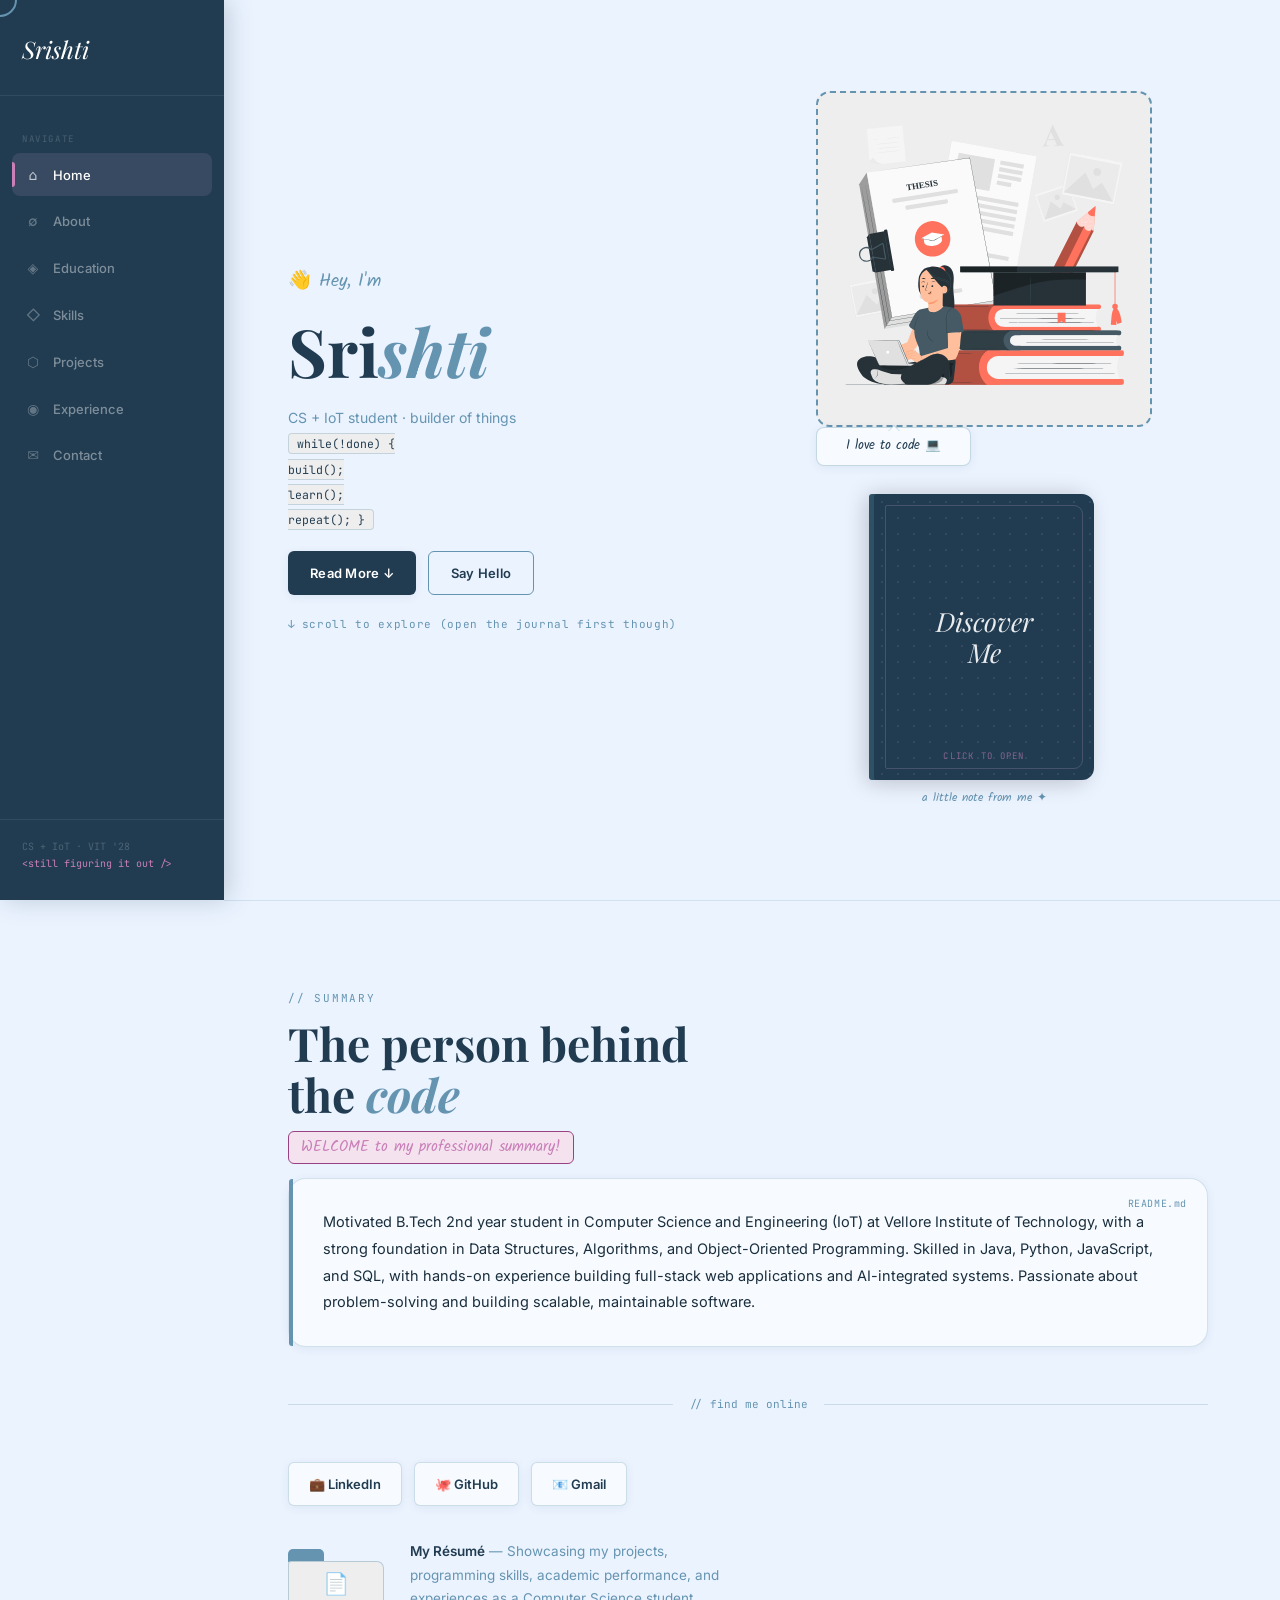
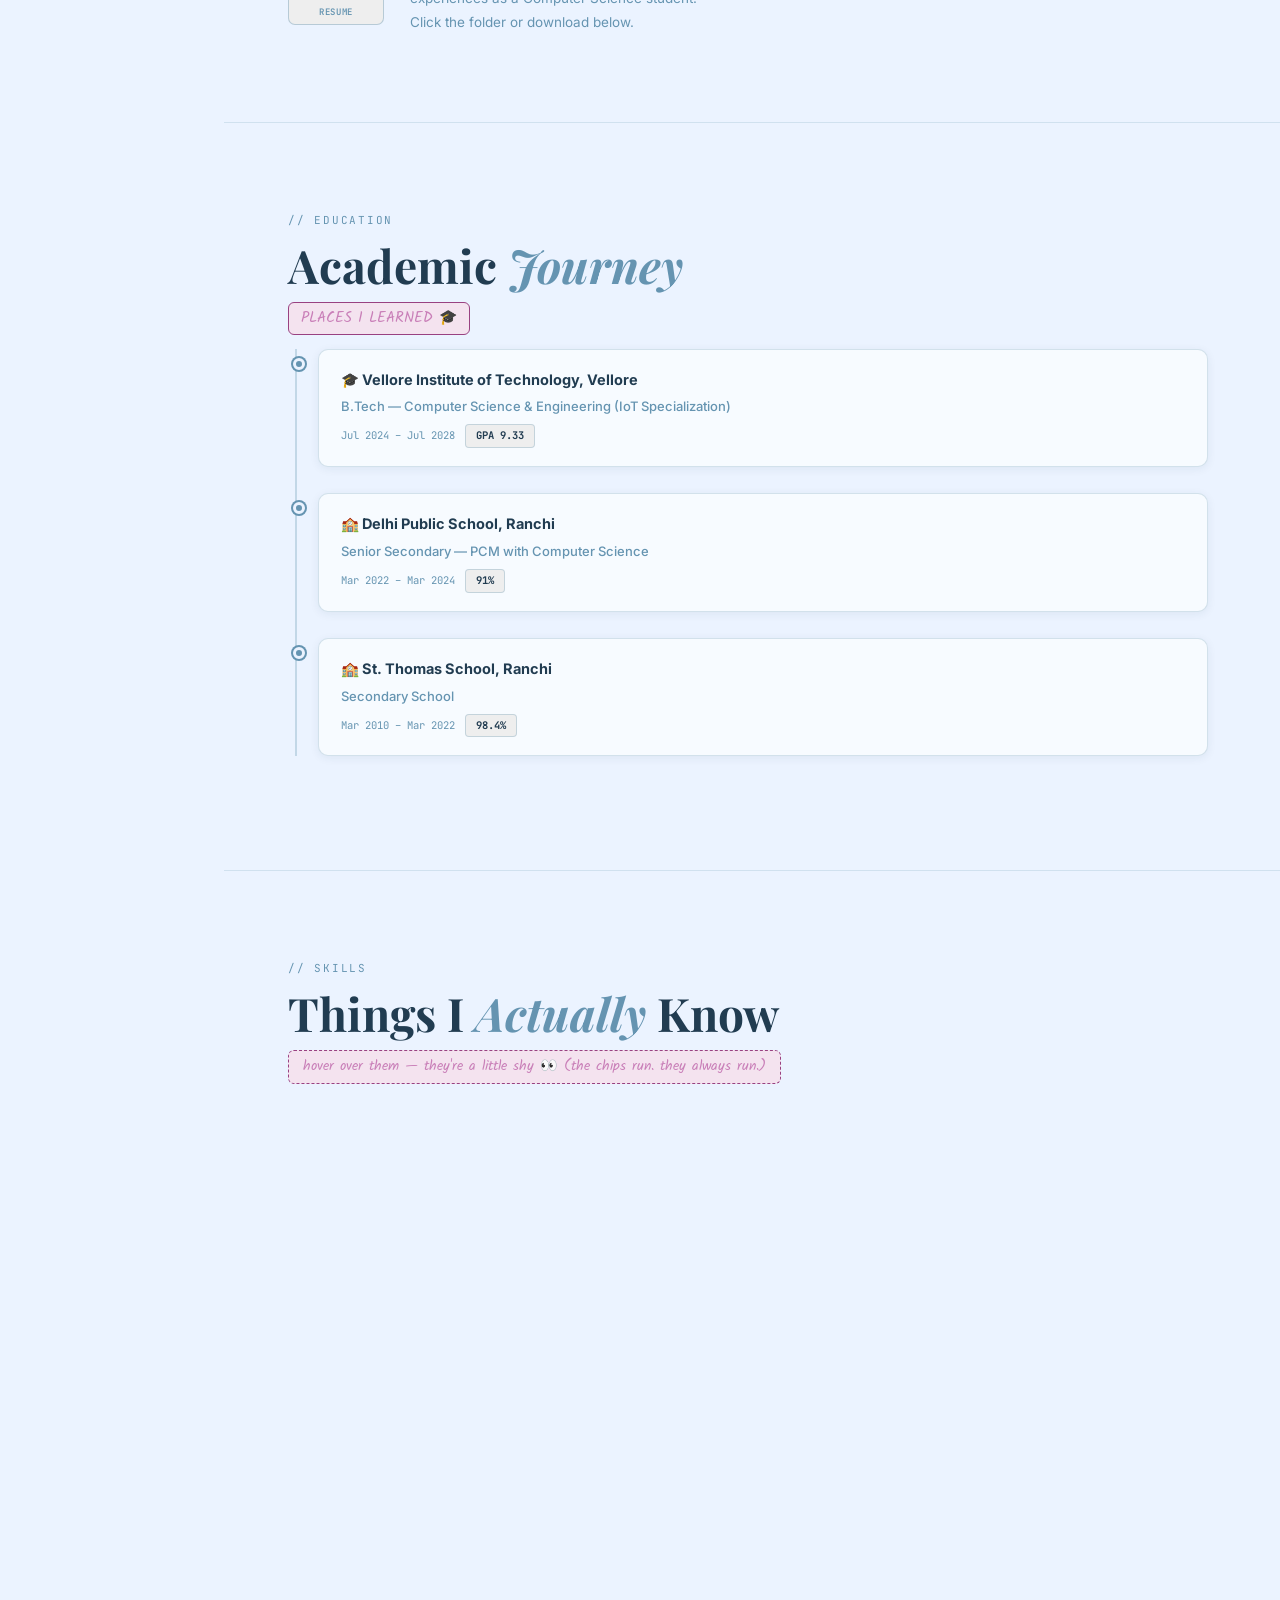
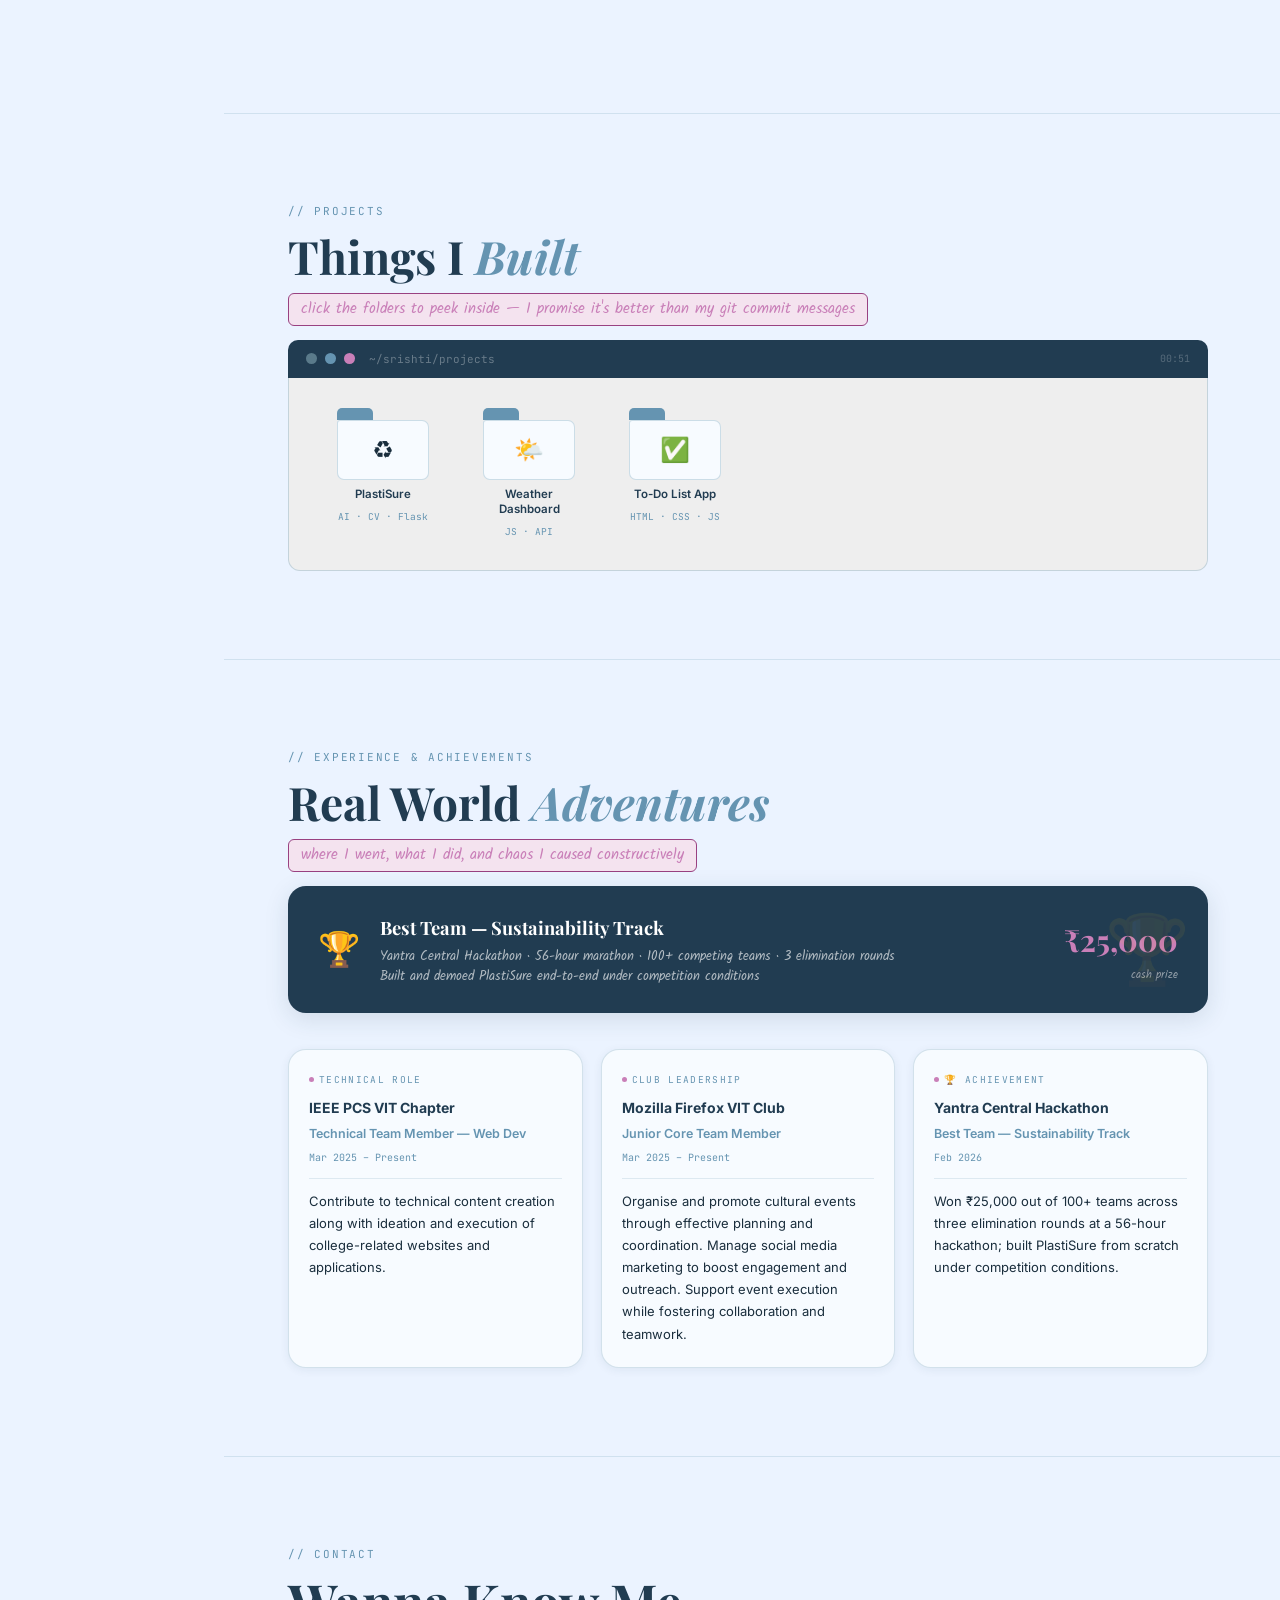
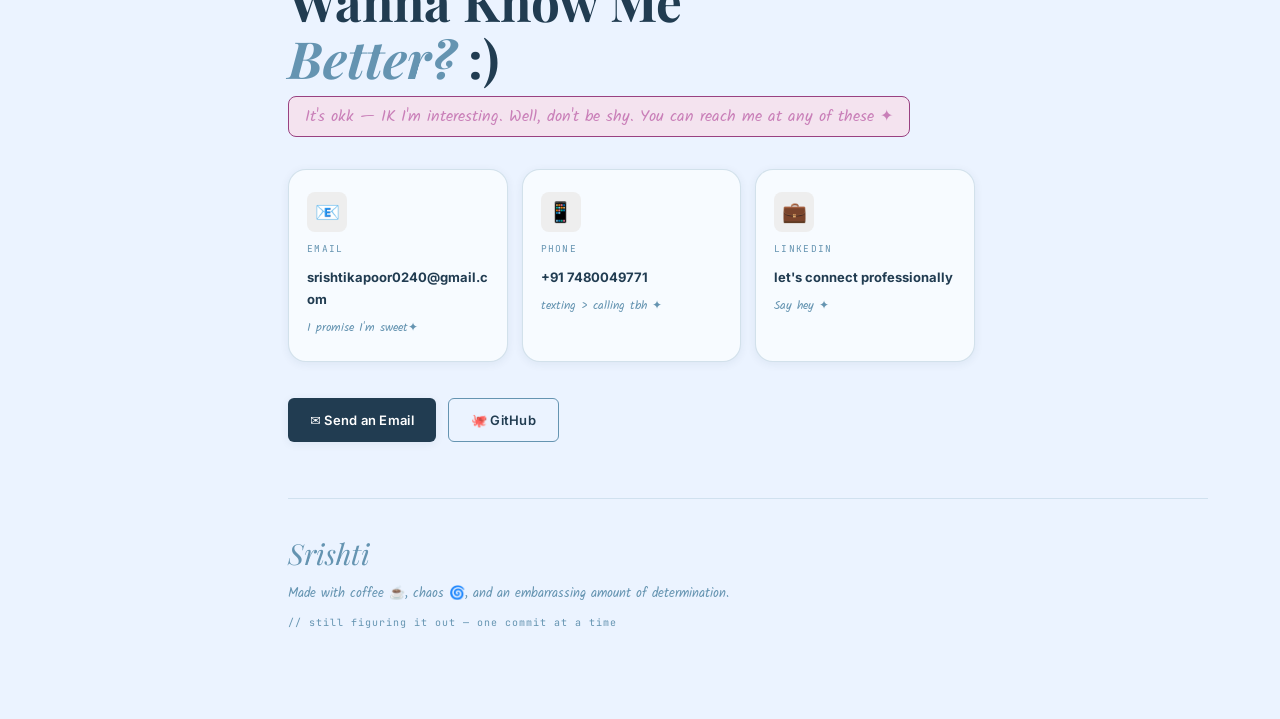
<file: index.html>
<!DOCTYPE html>
<html lang="en">
<head>
  <meta charset="UTF-8">
  <meta name="viewport" content="width=device-width, initial-scale=1.0">
  <title>Srishti — Portfolio</title>
  <link rel="stylesheet" href="style.css">
</head>
<body>

  <!-- Cursor -->
  <div id="cDot"></div>
  <div id="cRing"></div>

  <!-- Toast notification -->
  <div class="toast" id="toast"></div>

  <!-- =====================================================
       CORNER DOODLES (peek in on scroll, SVG only)
       ===================================================== -->
  <div class="doodle dtl">
    <svg width="120" height="120" viewBox="0 0 120 120" fill="none">
      <circle cx="60" cy="60" r="46" stroke="#6594B1" stroke-width="1.5" stroke-dasharray="7 5"/>
      <circle cx="60" cy="60" r="26" stroke="#DDAED3" stroke-width="1"/>
      <path d="M60 14 Q75 40 60 60 Q45 40 60 14Z" fill="none" stroke="#213C51" stroke-width="1.5"/>
      <circle cx="60" cy="14" r="3" fill="#DDAED3"/>
    </svg>
  </div>
  <div class="doodle dtr">
    <svg width="110" height="90" viewBox="0 0 110 90" fill="none">
      <path d="M10 80 C30 56 54 80 74 48 C94 18 108 52 110 40" stroke="#6594B1" stroke-width="1.8" fill="none" stroke-linecap="round"/>
      <circle cx="74" cy="48" r="3.5" fill="#DDAED3" opacity=".7"/>
      <circle cx="10" cy="80" r="2.5" fill="#213C51" opacity=".5"/>
    </svg>
  </div>
  <div class="doodle dbl">
    <svg width="100" height="100" viewBox="0 0 100 100" fill="none">
      <path d="M10 50 Q50 10 90 50 Q50 90 10 50Z" stroke="#6594B1" stroke-width="1.5" fill="none"/>
      <circle cx="50" cy="50" r="6" fill="none" stroke="#DDAED3" stroke-width="1.5"/>
      <circle cx="90" cy="50" r="3" fill="#DDAED3" opacity=".5"/>
    </svg>
  </div>
  <div class="doodle dbr">
    <svg width="110" height="110" viewBox="0 0 110 110" fill="none">
      <path d="M10 10 L36 65 L64 10 L90 65 L110 50" stroke="#6594B1" stroke-width="1.8" fill="none" stroke-linecap="round" stroke-linejoin="round"/>
      <circle cx="36" cy="65" r="3" fill="#DDAED3" opacity=".6"/>
      <circle cx="64" cy="10" r="2.5" fill="#DDAED3" opacity=".4"/>
    </svg>
  </div>

  <!-- =====================================================
       LEFT SIDEBAR NAV
       ===================================================== -->
  <nav class="sidebar">
    <div class="sidebar-logo">
      <div class="logo-name">Srishti</div>
      
    </div>

    <ul class="nav-links">
      <li class="nav-section-label">Navigate</li>
      <li><a href="#hero"       class="nav-link active" data-sec="hero">
        <span class="nav-icon">⌂</span> Home
      </a></li>
      <li><a href="#about"      class="nav-link" data-sec="about">
        <span class="nav-icon">∅</span> About
      </a></li>
      <li><a href="#education"  class="nav-link" data-sec="education">
        <span class="nav-icon">◈</span> Education
      </a></li>
      <li><a href="#skills"     class="nav-link" data-sec="skills">
        <span class="nav-icon">◇</span> Skills
      </a></li>
      <li><a href="#projects"   class="nav-link" data-sec="projects">
        <span class="nav-icon">⬡</span> Projects
      </a></li>
      <li><a href="#experience" class="nav-link" data-sec="experience">
        <span class="nav-icon">◉</span> Experience
      </a></li>
      <li><a href="#contact"    class="nav-link" data-sec="contact">
        <span class="nav-icon">✉</span> Contact
      </a></li>
    </ul>

    <div class="sidebar-footer">
      CS + IoT · VIT '28<br>
      <span>&lt;still figuring it out /&gt;</span>
    </div>
  </nav>

  <!-- =====================================================
       MAIN SCROLL CONTENT
       ===================================================== -->
  <main class="main">

    <!-- ==================== HERO ==================== -->
    <section id="hero">

      <!-- Left: text -->
      <div class="hero-left">
        <div class="hero-greeting">
          <span class="wave">👋</span> Hey, I'm
        </div>

        <h1 class="hero-name">Sri<em>shti</em></h1>

        <p class="hero-tag">
          CS + IoT student · builder of things <br>
          <code>while(!done) { <br>
              build(); <br>
              learn(); <br>
              repeat(); }</code>
        </p>

        <div class="hero-ctas">
          <a href="#about"   class="btn btn-primary">Read More ↓</a>
          <a href="#contact" class="btn btn-ghost">Say Hello</a>
        </div>

        <div class="scroll-hint">
          <span>↓</span> scroll to explore (open the journal first though)
        </div>
      </div>

      <!-- Right: SVG character + journal -->
      <div class="hero-right">

        <div class="char-wrap">
          <div class="svg-area">
            <div class="svg-placeholder">
              
            <svg class="animated" id="freepik_stories-thesis" xmlns="http://www.w3.org/2000/svg" viewBox="0 0 500 500" version="1.1" xmlns:xlink="http://www.w3.org/1999/xlink" xmlns:svgjs="http://svgjs.com/svgjs"><g id="freepik--background-complete--inject-161" class="animable" style="transform-origin: 253.2px 187.16px;"><g id="el8sx26xy6p17"><rect x="30.42" y="286.45" width="69.22" height="55.34" style="fill: rgb(245, 245, 245); transform-origin: 65.03px 314.12px; transform: rotate(-10.6deg);" class="animable"></rect></g><path d="M94,280.56l-.33.08-1,.19-3.69.72-13.93,2.67L26,293.52l.19-.28c3,16.19,6.52,34.75,10.21,54.39h0l-.31-.22,68-12.68-.17.26c-3-16.38-5.52-29.95-7.27-39.46-.86-4.75-1.54-8.48-2-11-.23-1.27-.4-2.24-.52-2.92s-.17-1-.17-1,.08.32.2,1l.57,2.87c.49,2.55,1.2,6.26,2.11,11,1.81,9.53,4.39,23.14,7.51,39.56l.05.21-.22.05L36.14,348l-.26.05-.05-.27h0c-3.66-19.64-7.13-38.2-10.15-54.4l0-.23.24-.05L75.16,284l13.89-2.54,3.67-.66.93-.16Z" style="fill: rgb(224, 224, 224); transform-origin: 65.04px 314.305px;" id="eli4t8zsnjisf" class="animable"></path><g id="elwce8hynsrtm"><rect x="32.8" y="289.94" width="64.36" height="48.37" style="fill: rgb(235, 235, 235); transform-origin: 64.98px 314.125px; transform: rotate(-10.6deg);" class="animable"></rect></g><polygon points="37.8 343.82 54.37 310.13 71.51 326.06 78.95 314.44 101.06 331.99 37.8 343.82" style="fill: rgb(224, 224, 224); transform-origin: 69.43px 326.975px;" id="elloaudw7myx" class="animable"></polygon><path d="M73.19,302.87a5.07,5.07,0,1,1-5.92-4.05A5.07,5.07,0,0,1,73.19,302.87Z" style="fill: rgb(224, 224, 224); transform-origin: 68.2065px 303.803px;" id="elhnpnfuqfcrw" class="animable"></path><g id="elbz5wl16k03t"><rect x="151.97" y="89.38" width="195.57" height="144.8" style="fill: rgb(250, 250, 250); transform-origin: 249.755px 161.78px; transform: rotate(-79.74deg);" class="animable"></rect></g><path d="M303.57,270.89s.05-.32.15-.92l.48-2.71c.42-2.38,1.05-5.9,1.86-10.47,1.65-9.16,4.05-22.54,7.09-39.48l25-138.9.2.28L195.9,52.92h0l.31-.22c-13,71.79-25.07,138.29-34.89,192.43l-.17-.25,103.53,18.86L293.41,269l7.56,1.4c1.71.31,2.6.49,2.6.49l-2.56-.44-7.53-1.34L264.75,264l-103.7-18.66-.21,0,0-.21c9.79-54.16,21.82-120.66,34.8-192.45l0-.26.27,0h0L338.45,78.21l.24.05,0,.23c-10.37,57-19.13,105.13-25.29,139l-7.2,39.4c-.84,4.55-1.48,8-1.92,10.42-.22,1.17-.38,2.06-.49,2.67Z" style="fill: rgb(224, 224, 224); transform-origin: 249.765px 161.655px;" id="eln1v0qondsfc" class="animable"></path><g id="el309u8sam9k2"><rect x="202.69" y="78.04" width="61.48" height="53.56" style="fill: rgb(224, 224, 224); transform-origin: 233.43px 104.82px; transform: rotate(10.26deg);" class="animable"></rect></g><g id="el0rsmyx71f4yh"><rect x="277.03" y="89.12" width="39.36" height="6.99" style="fill: rgb(224, 224, 224); transform-origin: 296.71px 92.615px; transform: rotate(10.26deg);" class="animable"></rect></g><g id="eldlwut2esyp5"><rect x="195.71" y="146.52" width="112.34" height="6.99" style="fill: rgb(224, 224, 224); transform-origin: 251.88px 150.015px; transform: rotate(10.26deg);" class="animable"></rect></g><g id="elhm9gqmitom5"><rect x="193.52" y="158.63" width="112.34" height="6.99" style="fill: rgb(224, 224, 224); transform-origin: 249.69px 162.125px; transform: rotate(10.26deg);" class="animable"></rect></g><g id="el695xyw5ick"><rect x="191.33" y="170.73" width="112.34" height="6.99" style="fill: rgb(224, 224, 224); transform-origin: 247.5px 174.225px; transform: rotate(10.26deg);" class="animable"></rect></g><g id="elobc53qbw628"><rect x="189.13" y="182.84" width="112.34" height="6.99" style="fill: rgb(224, 224, 224); transform-origin: 245.3px 186.335px; transform: rotate(10.26deg);" class="animable"></rect></g><g id="el4hdaswkaq0c"><rect x="186.94" y="194.94" width="112.34" height="6.99" style="fill: rgb(224, 224, 224); transform-origin: 243.11px 198.435px; transform: rotate(10.26deg);" class="animable"></rect></g><g id="el2j4w53pngjs"><rect x="179.43" y="236.44" width="112.34" height="6.99" style="fill: rgb(224, 224, 224); transform-origin: 235.6px 239.935px; transform: rotate(10.26deg);" class="animable"></rect></g><g id="elz5rcsgw7vks"><rect x="185.16" y="202.53" width="61.67" height="6.99" style="fill: rgb(224, 224, 224); transform-origin: 215.995px 206.025px; transform: rotate(10.26deg);" class="animable"></rect></g><g id="el0wqcmqgoxikb"><rect x="275.02" y="100.25" width="39.36" height="6.99" style="fill: rgb(224, 224, 224); transform-origin: 294.7px 103.745px; transform: rotate(10.26deg);" class="animable"></rect></g><g id="eldefyq8ku51j"><rect x="273" y="111.38" width="39.36" height="6.99" style="fill: rgb(224, 224, 224); transform-origin: 292.68px 114.875px; transform: rotate(10.4077deg);" class="animable"></rect></g><g id="el8rw4mo4u4em"><rect x="271.11" y="121.16" width="24.27" height="6.99" style="fill: rgb(224, 224, 224); transform-origin: 283.245px 124.655px; transform: rotate(10.26deg);" class="animable"></rect></g><path d="M368,51.76l-12.29.5-1.33,3.44a7.59,7.59,0,0,0-.6,2.83A2.32,2.32,0,0,0,355,60.64a10.09,10.09,0,0,0,3.44.47l0,1L347,62.53l0-1a5.17,5.17,0,0,0,3-1.68,20.43,20.43,0,0,0,2.77-5.36L364,26.27l.49,0,13.69,28q2,4,3.16,5a4,4,0,0,0,2.5.83l0,.94-16.83.68,0-.95.7,0a5.19,5.19,0,0,0,2.82-.68,1.34,1.34,0,0,0,.52-1.2,3.21,3.21,0,0,0-.19-.94c0-.15-.33-.79-.85-1.89Zm-.95-1.86-5.66-11.78-4.86,12.2Z" style="fill: rgb(224, 224, 224); transform-origin: 365.42px 44.4px;" id="el5mfqd2sklts" class="animable"></path><g id="el0eger2beatn5"><rect x="341.04" y="132.61" width="59.26" height="47.38" style="fill: rgb(245, 245, 245); transform-origin: 370.67px 156.3px; transform: rotate(-18.47deg);" class="animable"></rect></g><g id="elnxmldl0bpfn"><rect x="343.08" y="135.6" width="55.09" height="41.41" style="fill: rgb(235, 235, 235); transform-origin: 370.625px 156.305px; transform: rotate(-18.47deg);" class="animable"></rect></g><polygon points="351.06 184.67 361.16 154.16 377.56 165.66 382.5 154.93 403.31 167.22 351.06 184.67" style="fill: rgb(224, 224, 224); transform-origin: 377.185px 169.415px;" id="el8aqpzucdksu" class="animable"></polygon><path d="M376.26,145.79a4.34,4.34,0,1,1-5.49-2.74A4.33,4.33,0,0,1,376.26,145.79Z" style="fill: rgb(224, 224, 224); transform-origin: 372.144px 147.165px;" id="elrfrnpo9lly" class="animable"></path><g id="elgmjlf4nin1s"><rect x="394.11" y="71.12" width="71.59" height="89.54" style="fill: rgb(245, 245, 245); transform-origin: 429.905px 115.89px; transform: rotate(-78.92deg);" class="animable"></rect></g><path d="M480.72,89.37l-.43-.07-1.24-.22-4.78-.91-18-3.46L392.8,72.4l.28-.19c-4.09,20.91-8.77,44.88-13.73,70.25h0l-.21-.32L467,159.41l-.26.17c4.19-21.14,7.66-38.67,10.09-50.92,1.23-6.13,2.19-10.94,2.85-14.23.33-1.64.58-2.89.76-3.76s.28-1.3.28-1.3-.07.43-.23,1.27-.39,2.1-.7,3.72c-.63,3.28-1.55,8.08-2.72,14.2-2.38,12.3-5.79,29.89-9.89,51.11l-.05.22-.21,0L379,142.68l-.26-.05.05-.26h0c5-25.36,9.69-49.33,13.79-70.24l.05-.24.23.05L456.47,84.5l17.92,3.58,4.73,1,1.2.25Z" style="fill: rgb(224, 224, 224); transform-origin: 429.73px 115.89px;" id="elqd9y71m0oqm" class="animable"></path><g id="el7oorfshxd42"><rect x="398.56" y="74.26" width="62.57" height="83.25" style="fill: rgb(235, 235, 235); transform-origin: 429.845px 115.885px; transform: rotate(-78.92deg);" class="animable"></rect></g><polygon points="382.98 138.59 418.99 106.01 431.99 133.35 446.48 122.93 464.68 154.59 382.98 138.59" style="fill: rgb(224, 224, 224); transform-origin: 423.83px 130.3px;" id="elgltfud566om" class="animable"></polygon><path d="M445.09,106.26a6.56,6.56,0,1,1-5.18-7.69A6.55,6.55,0,0,1,445.09,106.26Z" style="fill: rgb(224, 224, 224); transform-origin: 438.651px 105.008px;" id="elq28e1c486de" class="animable"></path><polygon points="54.74 33.21 59.28 86.19 79.83 91.76 119.69 87.13 114.08 27.49 54.74 33.21" style="fill: rgb(245, 245, 245); transform-origin: 87.215px 59.625px;" id="elcc2b7y45qg" class="animable"></polygon><path d="M65.55,81.43l-6.26,4.76a22.73,22.73,0,0,0,8.17,4.54,32.74,32.74,0,0,0,12.37,1S70.34,90.12,65.55,81.43Z" style="fill: rgb(235, 235, 235); transform-origin: 69.56px 86.679px;" id="el5hisvqn6di8" class="animable"></path><path d="M109.28,47c0,.1-10.08,1.15-22.53,2.36s-22.57,2.11-22.58,2S74.25,50.18,86.71,49,109.27,46.87,109.28,47Z" style="fill: rgb(224, 224, 224); transform-origin: 86.725px 49.1786px;" id="ello28memj4i" class="animable"></path><path d="M109.87,55.12c0,.1-10.08,1.16-22.53,2.37s-22.57,2.1-22.58,2,10.08-1.16,22.54-2.37S109.86,55,109.87,55.12Z" style="fill: rgb(224, 224, 224); transform-origin: 87.315px 57.3035px;" id="elv57mzdz3jrf" class="animable"></path><path d="M110.82,62.31c0,.1-10.08,1.16-22.53,2.36s-22.56,2.11-22.57,2,10.07-1.15,22.53-2.36S110.81,62.21,110.82,62.31Z" style="fill: rgb(224, 224, 224); transform-origin: 88.27px 64.4907px;" id="elnrbuugxo83s" class="animable"></path><path d="M111.45,69.26c0,.09-10.08,1.15-22.54,2.36s-22.56,2.11-22.57,2,10.08-1.16,22.54-2.36S111.44,69.16,111.45,69.26Z" style="fill: rgb(224, 224, 224); transform-origin: 88.895px 71.4408px;" id="el230exxy1l5l" class="animable"></path></g><g id="freepik--Floor--inject-161" class="animable" style="transform-origin: 249px 459.895px;"><path d="M484.39,459.9c0,.14-105.4.26-235.38.26s-235.4-.12-235.4-.26,105.37-.27,235.4-.27S484.39,459.75,484.39,459.9Z" style="fill: rgb(38, 50, 56); transform-origin: 249px 459.895px;" id="el95smunwwf8" class="animable"></path></g><g id="freepik--Thesis--inject-161" class="animable animator-hidden" style="transform-origin: 156.069px 224.035px;"><polygon points="41.94 125.35 84.1 366.77 261.88 338.86 270.12 318.95 222.02 95.72 55.38 105.66 41.94 125.35" style="fill: rgb(224, 224, 224); transform-origin: 156.03px 231.245px;" id="elzoabm8laxjc" class="animable"></polygon><g id="el36cc2jr0fjg"><polygon points="84.1 366.77 96.73 347.42 54.57 105.99 41.94 125.35 84.1 366.77" style="opacity: 0.3; transform-origin: 69.335px 236.38px;" class="animable"></polygon></g><polygon points="54.57 105.99 96.73 347.42 270.12 318.95 226.31 81.5 54.57 105.99" style="fill: rgb(250, 250, 250); transform-origin: 162.345px 214.46px;" id="el1ffz67tou2rh" class="animable"></polygon><path d="M54.57,106l171.71-24.7.21,0,0,.2C238.78,147.81,254,230,270.38,318.9l.05.27-.27.05-2.86.47-170.53,28-.24,0,0-.24C71.73,204.86,54.94,108.12,54.57,106c.37,2.13,17.36,98.83,42.4,241.38l-.28-.19,170.52-28,2.86-.47-.22.31c-16.38-88.91-31.52-171.1-43.75-237.46l.24.17Z" style="fill: rgb(38, 50, 56); transform-origin: 162.5px 214.495px;" id="ellahppncu85" class="animable"></path><g id="elun8bh78z3ci"><circle cx="164.29" cy="216.42" r="29.55" style="fill: rgb(255, 114, 94); transform-origin: 164.29px 216.42px; transform: rotate(-82.43deg);" class="animable"></circle></g><path d="M150.74,224.18l-1.34-8.51L178.87,211l1.26,8s-1.8,6.88-13.72,8.76S150.74,224.18,150.74,224.18Z" style="fill: rgb(255, 255, 255); transform-origin: 164.765px 219.577px;" id="eld48mi1vqc7" class="animable"></path><polygon points="144.75 215.72 165.78 219.46 184.02 209.2 162.96 205.87 144.75 215.72" style="fill: rgb(255, 255, 255); transform-origin: 164.385px 212.665px;" id="el69gti45qw8h" class="animable"></polygon><g id="elz9k298idz4"><rect x="96.64" y="141.39" width="110.49" height="6.96" rx="2.35" style="fill: rgb(224, 224, 224); transform-origin: 151.885px 144.87px; transform: rotate(-8.98deg);" class="animable"></rect></g><g id="elkhqm8b4ue5i"><rect x="118.57" y="155.76" width="71.79" height="6.96" rx="2.35" style="fill: rgb(224, 224, 224); transform-origin: 154.465px 159.24px; transform: rotate(-8.98deg);" class="animable"></rect></g><g id="elvtcg752lvdf"><rect x="142.43" y="303.89" width="71.79" height="6.96" rx="2.35" style="fill: rgb(224, 224, 224); transform-origin: 178.325px 307.37px; transform: rotate(-8.98deg);" class="animable"></rect></g><path d="M261.19,325.66l-.84.16-2.48.43-9.59,1.6-35.61,5.84L92.37,353.24l-.26.05,0-.26c-1.68-9.55-3.45-19.55-5.25-29.74C77.18,268.54,68.46,219,62.15,183.11c-3.13-17.94-5.66-32.45-7.42-42.49-.86-5-1.53-8.91-2-11.56-.22-1.32-.39-2.32-.51-3s-.15-1-.15-1,.08.35.21,1,.31,1.69.55,3c.48,2.65,1.18,6.54,2.09,11.54,1.79,10,4.38,24.54,7.58,42.46,6.35,35.88,15.13,85.42,24.82,140.16,1.8,10.18,3.56,20.19,5.25,29.74l-.31-.22,120.34-19.38,35.63-5.68,9.6-1.51,2.49-.38Z" style="fill: rgb(38, 50, 56); transform-origin: 156.63px 239.175px;" id="elg0ijj4p4ru8" class="animable"></path><path d="M248,334.74l-.79.16-2.34.41-9.06,1.54-33.68,5.62L87.83,361.39l-.26,0,0-.25L81,325.47c-9.79-54-18.65-102.85-25.07-138.23-3.18-17.68-5.76-32-7.54-41.9-.87-4.94-1.56-8.78-2-11.4-.22-1.29-.4-2.28-.51-3s-.16-1-.16-1,.08.33.21,1l.57,3c.48,2.61,1.2,6.44,2.12,11.37l7.7,41.87c6.46,35.38,15.38,84.23,25.23,138.2,2.22,12.23,4.4,24.2,6.49,35.71l-.3-.21,114.31-18.74,33.7-5.47,9.07-1.45,2.35-.36Z" style="fill: rgb(38, 50, 56); transform-origin: 146.86px 245.665px;" id="el1xojkuuos3vk" class="animable"></path><polygon points="58.76 208.23 54.85 213.75 64.34 270.64 69.99 272.56 58.76 208.23" style="fill: rgb(38, 50, 56); transform-origin: 62.42px 240.395px;" id="eleunxr2gnkc7" class="animable"></polygon><g id="elftskhzo2r2f"><rect x="64.17" y="205.38" width="27.48" height="65.3" style="fill: rgb(38, 50, 56); transform-origin: 77.91px 238.03px; transform: rotate(-9.91deg);" class="animable"></rect></g><g id="elt47qkmeby9r"><rect x="89.1" y="200.62" width="5.49" height="69.84" rx="1.85" style="fill: rgb(38, 50, 56); transform-origin: 91.845px 235.54px; transform: rotate(-9.9deg);" class="animable"></rect></g><path d="M54.08,254.77A12.42,12.42,0,0,1,41.82,244a12.4,12.4,0,0,1,20.79-10.69l16.9-9.6a2.32,2.32,0,0,1,3.43,1.62l4,22.89a2.31,2.31,0,0,1-2.65,2.69l-19.08-3a12.44,12.44,0,0,1-11.13,6.88Zm0-22.81a9.47,9.47,0,0,0-1.5.11,10.58,10.58,0,0,0-8.81,11.68,10.4,10.4,0,0,0,19.9,2.64l.3-.72L84.61,249a.28.28,0,0,0,.27-.09.31.31,0,0,0,.09-.27l-4-22.9a.32.32,0,0,0-.18-.23.32.32,0,0,0-.29,0L62.25,235.83l-.54-.57A10.43,10.43,0,0,0,54.11,232Z" style="fill: rgb(69, 90, 100); transform-origin: 64.3424px 239.099px;" id="el42h0mprsdn4" class="animable"></path><path d="M94.68,267.75a3.53,3.53,0,0,1-.14-.64c-.09-.48-.2-1.09-.35-1.84-.3-1.67-.72-4-1.24-6.8-1-5.79-2.44-13.69-4-22.42s-2.89-16.65-3.89-22.46c-.47-2.82-.85-5.13-1.12-6.81-.12-.76-.21-1.38-.28-1.86a2.64,2.64,0,0,1-.06-.65,4.63,4.63,0,0,1,.16.63c.1.48.23,1.09.38,1.84.32,1.67.76,4,1.29,6.79,1.07,5.73,2.5,13.66,4,22.42s2.9,16.71,3.84,22.46c.48,2.88.84,5.21,1.08,6.82.11.81.21,1.43.25,1.87A2.66,2.66,0,0,1,94.68,267.75Z" style="fill: rgb(69, 90, 100); transform-origin: 89.1393px 236.01px;" id="elzk3t04w2rm" class="animable"></path><path d="M69.45,272.78a5.68,5.68,0,0,1-.14-.65c-.09-.47-.2-1.08-.34-1.84-.31-1.67-.73-4-1.25-6.79-1-5.8-2.44-13.7-4-22.43s-2.88-16.65-3.89-22.45c-.47-2.83-.85-5.14-1.12-6.81-.12-.77-.21-1.38-.28-1.86a2.71,2.71,0,0,1-.06-.66,3.68,3.68,0,0,1,.17.64c.09.48.22,1.09.37,1.84.32,1.67.76,4,1.29,6.78,1.07,5.74,2.5,13.66,4,22.43s2.9,16.7,3.85,22.45c.47,2.88.84,5.21,1.07,6.83.11.81.21,1.43.25,1.86A2.74,2.74,0,0,1,69.45,272.78Z" style="fill: rgb(69, 90, 100); transform-origin: 63.9093px 241.035px;" id="elqw7wjqyzp5" class="animable"></path><path d="M184,209.2a10.26,10.26,0,0,1-1.38.89l-3.86,2.27c-3.28,1.9-7.83,4.49-12.87,7.33l-.09.05-.09,0-.21,0c-5.75-1-11-2-14.7-2.69l-4.45-.87a9.33,9.33,0,0,1-1.62-.4,12.11,12.11,0,0,1,1.66.19l4.47.71c3.78.62,9,1.52,14.74,2.54l.2,0-.18,0c5.05-2.83,9.63-5.37,13-7.19l3.95-2.12A8.63,8.63,0,0,1,184,209.2Z" style="fill: rgb(38, 50, 56); transform-origin: 164.365px 214.47px;" id="elsni9afndh9" class="animable"></path><text transform="matrix(0.99, -0.16, 0.16, 0.99, 121.26, 135.83)" style="font-size:14.684189796447754px;fill:#263238;font-family:Montserrat-ExtraBold, Montserrat;font-weight:800">THESIS</text></g><g id="freepik--Books--inject-161" class="animable" style="transform-origin: 313.485px 392.675px;"><path d="M199.18,325.79h85.26a0,0,0,0,1,0,0v44.74a0,0,0,0,1,0,0H199.18a17.65,17.65,0,0,1-17.65-17.65v-9.45a17.65,17.65,0,0,1,17.65-17.65Z" style="fill: rgb(255, 114, 94); transform-origin: 232.985px 348.155px;" id="elnwpp3qcqxh" class="animable"></path><path d="M262.15,325.79H442a2.93,2.93,0,0,1,2.93,2.93v1.57a2.93,2.93,0,0,1-2.93,2.93H262.15a0,0,0,0,1,0,0v-7.43A0,0,0,0,1,262.15,325.79Z" style="fill: rgb(255, 114, 94); transform-origin: 353.54px 329.505px;" id="el00wglei23qbkm" class="animable"></path><path d="M262.15,363.11H442a2.93,2.93,0,0,1,2.93,2.93v1.57a2.93,2.93,0,0,1-2.93,2.93H262.15a0,0,0,0,1,0,0v-7.43a0,0,0,0,1,0,0Z" style="fill: rgb(255, 114, 94); transform-origin: 353.54px 366.825px;" id="el6z8ydn3wong" class="animable"></path><path d="M439.46,363.11H282.55a14.94,14.94,0,0,1-14.94-14.95h0a14.94,14.94,0,0,1,14.94-14.94H439.46A37,37,0,0,0,439.46,363.11Z" style="fill: rgb(245, 245, 245); transform-origin: 353.535px 348.165px;" id="elhjn75i7ro3c" class="animable"></path><g id="elbp98zj1jd17"><path d="M267.61,370.54H199.53a18,18,0,0,1-18-18v-8.89a17.86,17.86,0,0,1,17.86-17.86h69.91C253.11,335.61,254.32,359.11,267.61,370.54Z" style="opacity: 0.3; transform-origin: 225.415px 348.165px;" class="animable"></path></g><path d="M420.4,349.55c0,.15-32.21.27-71.93.27s-71.93-.12-71.93-.27,32.2-.27,71.93-.27S420.4,349.4,420.4,349.55Z" style="fill: rgb(38, 50, 56); transform-origin: 348.47px 349.55px;" id="elyc9pgmx5ptr" class="animable"></path><path d="M435.2,356.19c0,.15-32.21.27-71.93.27s-71.93-.12-71.93-.27,32.2-.26,71.93-.26S435.2,356.05,435.2,356.19Z" style="fill: rgb(38, 50, 56); transform-origin: 363.27px 356.195px;" id="el8z5mhhwkget" class="animable"></path><path d="M430.84,340.13c0,.15-32.21.27-71.93.27s-71.94-.12-71.94-.27,32.2-.27,71.94-.27S430.84,340,430.84,340.13Z" style="fill: rgb(38, 50, 56); transform-origin: 358.905px 340.13px;" id="elj5daiuir4be" class="animable"></path><path d="M259.73,367.4c0,.15-15.08.27-33.67.27s-33.67-.12-33.67-.27,15.07-.27,33.67-.27S259.73,367.25,259.73,367.4Z" style="fill: rgb(38, 50, 56); transform-origin: 226.06px 367.4px;" id="elvftw3ypkyta" class="animable"></path><path d="M259.73,329.51c0,.15-15.08.27-33.67.27s-33.67-.12-33.67-.27,15.07-.27,33.67-.27S259.73,329.36,259.73,329.51Z" style="fill: rgb(38, 50, 56); transform-origin: 226.06px 329.51px;" id="el5yca7gancer" class="animable"></path><path d="M161.54,401.94H276.43a0,0,0,0,1,0,0v57.62a0,0,0,0,1,0,0H161.54a17.65,17.65,0,0,1-17.65-17.65V419.59a17.65,17.65,0,0,1,17.65-17.65Z" style="fill: rgb(255, 114, 94); transform-origin: 210.16px 430.75px;" id="ellfyg9z8p6ma" class="animable"></path><path d="M247.72,401.94H480.15a2.93,2.93,0,0,1,2.93,2.93v3.71a2.93,2.93,0,0,1-2.93,2.93H247.72a0,0,0,0,1,0,0v-9.57A0,0,0,0,1,247.72,401.94Z" style="fill: rgb(255, 114, 94); transform-origin: 365.4px 406.725px;" id="el0pldcqth8zs" class="animable"></path><path d="M247.72,450H480.15a2.93,2.93,0,0,1,2.93,2.93v3.71a2.93,2.93,0,0,1-2.93,2.93H247.72a0,0,0,0,1,0,0V450A0,0,0,0,1,247.72,450Z" style="fill: rgb(255, 114, 94); transform-origin: 365.4px 454.785px;" id="elyetrie5m2sg" class="animable"></path><path d="M476.06,450H274a19.25,19.25,0,0,1-19.24-19.25h0A19.24,19.24,0,0,1,274,411.51H476.06A47.59,47.59,0,0,0,476.06,450Z" style="fill: rgb(245, 245, 245); transform-origin: 365.41px 430.755px;" id="elucsmllc6sk" class="animable"></path><g id="eltctsdv1if5h"><path d="M254.74,459.56H161.31a17.41,17.41,0,0,1-17.41-17.42V420a18,18,0,0,1,18-18h95C236.07,414.58,237.63,444.85,254.74,459.56Z" style="opacity: 0.3; transform-origin: 200.4px 430.78px;" class="animable"></path></g><path d="M451.51,432.54c0,.15-41.48.27-92.63.27s-92.64-.12-92.64-.27,41.47-.27,92.64-.27S451.51,432.39,451.51,432.54Z" style="fill: rgb(38, 50, 56); transform-origin: 358.875px 432.54px;" id="elfc67lxfyxt9" class="animable"></path><path d="M470.58,441.09c0,.15-41.48.27-92.64.27s-92.64-.12-92.64-.27,41.47-.26,92.64-.26S470.58,441,470.58,441.09Z" style="fill: rgb(38, 50, 56); transform-origin: 377.94px 441.095px;" id="el6wtm0rcrgm" class="animable"></path><path d="M465,424.6c0,.15-41.47.27-92.63.27s-92.64-.12-92.64-.27,41.47-.27,92.64-.27S465,424.45,465,424.6Z" style="fill: rgb(38, 50, 56); transform-origin: 372.365px 424.6px;" id="el8qzghyro7ox" class="animable"></path><path d="M244.59,455.52c0,.15-19.41.27-43.36.27s-43.36-.12-43.36-.27,19.41-.26,43.36-.26S244.59,455.38,244.59,455.52Z" style="fill: rgb(38, 50, 56); transform-origin: 201.23px 455.525px;" id="ele7grpga516w" class="animable"></path><path d="M244.59,406.73c0,.14-19.41.26-43.36.26s-43.36-.12-43.36-.26,19.41-.27,43.36-.27S244.59,406.58,244.59,406.73Z" style="fill: rgb(38, 50, 56); transform-origin: 201.23px 406.725px;" id="elj3k1ldo6a1" class="animable"></path><path d="M216.18,369.16h94.66a0,0,0,0,1,0,0v33a0,0,0,0,1,0,0H216.18a13,13,0,0,1-13-13v-7a13,13,0,0,1,13-13Z" style="fill: rgb(69, 90, 100); transform-origin: 257.01px 385.66px;" id="elird2vmvqj6g" class="animable"></path><path d="M287.52,369.16H475.68a3.07,3.07,0,0,1,3.07,3.07v1.64a3.07,3.07,0,0,1-3.07,3.07H287.52a0,0,0,0,1,0,0v-7.77A0,0,0,0,1,287.52,369.16Z" style="fill: rgb(69, 90, 100); transform-origin: 383.135px 373.05px;" id="elnr3w2h8rcg" class="animable"></path><path d="M287.52,394.38H475.68a3.07,3.07,0,0,1,3.07,3.07v1.64a3.07,3.07,0,0,1-3.07,3.07H287.52a0,0,0,0,1,0,0v-7.77A0,0,0,0,1,287.52,394.38Z" style="fill: rgb(69, 90, 100); transform-origin: 383.135px 398.27px;" id="elsuedu0bae0g" class="animable"></path><path d="M473,394.38H302a8.73,8.73,0,0,1-8.73-8.72h0a8.73,8.73,0,0,1,8.73-8.73H473Q466.44,385.66,473,394.38Z" style="fill: rgb(245, 245, 245); transform-origin: 383.135px 385.655px;" id="eltjskir5dtm" class="animable"></path><g id="el6qf76yxg2cf"><path d="M293.22,402.15h-77a13.09,13.09,0,0,1-13.09-13.1v-6.52a13.36,13.36,0,0,1,13.36-13.37H295C278.05,376.4,279.32,393.73,293.22,402.15Z" style="opacity: 0.3; transform-origin: 249.065px 385.655px;" class="animable"></path></g><path d="M453.09,384.28c0,.15-33.7.27-75.26.27s-75.26-.12-75.26-.27,33.69-.26,75.26-.26S453.09,384.14,453.09,384.28Z" style="fill: rgb(38, 50, 56); transform-origin: 377.83px 384.285px;" id="el5qx1toknm29" class="animable"></path><path d="M468.58,389c0,.15-33.7.27-75.26.27s-75.26-.12-75.26-.27,33.69-.27,75.26-.27S468.58,388.83,468.58,389Z" style="fill: rgb(38, 50, 56); transform-origin: 393.32px 389px;" id="elsn4xloc9ger" class="animable"></path><path d="M285,398.87c0,.15-15.77.27-35.23.27s-35.23-.12-35.23-.27,15.77-.27,35.23-.27S285,398.72,285,398.87Z" style="fill: rgb(38, 50, 56); transform-origin: 249.77px 398.87px;" id="el653kxzuy1br" class="animable"></path><path d="M285,373.05c0,.15-15.77.26-35.23.26s-35.23-.11-35.23-.26,15.77-.27,35.23-.27S285,372.9,285,373.05Z" style="fill: rgb(38, 50, 56); transform-origin: 249.77px 373.045px;" id="elwo8fqp830t" class="animable"></path><path d="M476.5,369.16c0,.15-57.87.27-129.23.27S218,369.31,218,369.16s57.85-.27,129.24-.27S476.5,369,476.5,369.16Z" style="fill: rgb(38, 50, 56); transform-origin: 347.25px 369.16px;" id="eletd562041tb" class="animable"></path><polygon points="372.73 339.64 372.73 357.56 378.94 353.58 385.86 357.56 385.86 339.64 372.73 339.64" style="fill: rgb(255, 114, 94); transform-origin: 379.295px 348.6px;" id="elmtd28iztjo" class="animable"></polygon></g><g id="freepik--Pencil--inject-161" class="animable animator-active" style="transform-origin: 396.425px 228.46px;"><polygon points="435.84 161.77 404.57 187.82 357.01 281.78 386.66 295.18 432.92 203.03 435.84 161.77" style="fill: rgb(255, 114, 94); transform-origin: 396.425px 228.475px;" id="ele95pmukwfkn" class="animable"></polygon><g id="eld2rrv0otx7o"><g style="opacity: 0.7; transform-origin: 420.265px 182.421px;" class="animable"><path d="M432.92,203a2.42,2.42,0,0,1-3-2.42,7.24,7.24,0,0,1-12.72-5.13,8.44,8.44,0,0,1-12.43-7.86l31-25.85Z" style="fill: rgb(255, 255, 255); transform-origin: 420.265px 182.421px;" id="el2bfisb64e3v" class="animable"></path></g></g><path d="M423.26,172.25s.48,7.78,11.38,6.42l1.2-16.9Z" style="fill: rgb(255, 114, 94); transform-origin: 429.55px 170.3px;" id="el0lnpikgu3o59" class="animable"></path><g id="elsyfiircwd6g"><path d="M417.24,195.48l-45.85,92.29-14.38-6,47.56-94,.24-.2a8.15,8.15,0,0,0,.64,3.66,8.87,8.87,0,0,0,3.08,3.76,8.32,8.32,0,0,0,5.69,1.39A8.69,8.69,0,0,0,417.24,195.48Z" style="opacity: 0.3; transform-origin: 387.125px 237.67px;" class="animable"></path></g><g id="el80fplr48bz"><path d="M430,200.61l-47.1,92.85,3.8,1.72L432.92,203a2.57,2.57,0,0,1-2.93-1.82A2.91,2.91,0,0,1,430,200.61Z" style="opacity: 0.3; transform-origin: 407.91px 247.895px;" class="animable"></path></g><path d="M417,186.52a.67.67,0,0,0-.16.41.88.88,0,0,0,.8.87,3.33,3.33,0,0,0,2-.56,2.11,2.11,0,0,0,.85-.94,1.39,1.39,0,0,0-.09-1.34,1.86,1.86,0,0,0-1.36-.69,6,6,0,0,0-1.73.1,9.35,9.35,0,0,0-3.57,1.39,2.38,2.38,0,0,0-1.1,1.63,2.13,2.13,0,0,0,.87,1.81,5.68,5.68,0,0,0,4.38.54A8.06,8.06,0,0,0,424,184a2.09,2.09,0,0,0-.46-1.8,3.81,3.81,0,0,0-1.54-1,11,11,0,0,0-3.29-.66,12.21,12.21,0,0,0-4.82.72c-.54.2-1,.39-1.23.52s-.42.2-.42.2a8.93,8.93,0,0,1,1.62-.81,12.13,12.13,0,0,1,4.85-.79,11.11,11.11,0,0,1,3.36.64,4,4,0,0,1,1.62,1.05,2.32,2.32,0,0,1,.52,2,8.35,8.35,0,0,1-8.64,6.09,4.16,4.16,0,0,1-2.19-.76,2.32,2.32,0,0,1-1-2,2.6,2.6,0,0,1,1.2-1.78,9.52,9.52,0,0,1,3.66-1.41,6.37,6.37,0,0,1,1.79-.08,2,2,0,0,1,1.46.77,1.56,1.56,0,0,1,.09,1.49,2.25,2.25,0,0,1-.91,1,3.37,3.37,0,0,1-2.05.53.93.93,0,0,1-.84-.95C416.83,186.6,417,186.51,417,186.52Z" style="fill: rgb(255, 255, 255); transform-origin: 418.25px 185.275px;" id="el52wsbuq6gzf" class="animable"></path><path d="M433.78,186s-.46-.07-1.28,0a8.92,8.92,0,0,0-3.36.9,22.78,22.78,0,0,0-4.32,2.88,19.41,19.41,0,0,1-5.44,3.38,11,11,0,0,1-6.36.24,10.72,10.72,0,0,1-4.57-2.52A10.59,10.59,0,0,1,406.3,188a7.26,7.26,0,0,1-.52-1.18,2.23,2.23,0,0,1,.15.29c.09.2.24.49.44.85a11.31,11.31,0,0,0,2.19,2.71,10.68,10.68,0,0,0,4.51,2.44,11,11,0,0,0,6.24-.26,19.49,19.49,0,0,0,5.38-3.32,21.65,21.65,0,0,1,4.38-2.86,8.52,8.52,0,0,1,3.42-.85A5.12,5.12,0,0,1,433.78,186Z" style="fill: rgb(255, 255, 255); transform-origin: 419.78px 189.789px;" id="eljnl1m4fkhc" class="animable"></path><path d="M433.6,195.37a3.39,3.39,0,0,0-2.15-1,19.05,19.05,0,0,0-5.83.86,32.43,32.43,0,0,0-5.56,2.06c-.69.33-1.23.62-1.61.81a3.44,3.44,0,0,1-.59.3,4.67,4.67,0,0,1,.55-.37c.36-.22.9-.54,1.58-.88a28.31,28.31,0,0,1,5.57-2.14,27.83,27.83,0,0,1,3.22-.68,9.65,9.65,0,0,1,2.69-.11,3.3,3.3,0,0,1,1.68.68A2.26,2.26,0,0,1,433.6,195.37Z" style="fill: rgb(255, 255, 255); transform-origin: 425.73px 196.286px;" id="elqeoiuq4fwmh" class="animable"></path><path d="M420.62,202a6.51,6.51,0,0,1,1-.85,7.54,7.54,0,0,1,3-1.32,3.73,3.73,0,0,1,3.11.77,2.76,2.76,0,0,1,.63.77,1,1,0,0,1,.12.34,4.35,4.35,0,0,0-.85-1,3.72,3.72,0,0,0-3-.67,8.14,8.14,0,0,0-2.91,1.24A11.3,11.3,0,0,1,420.62,202Z" style="fill: rgb(255, 255, 255); transform-origin: 424.55px 200.877px;" id="el13t8u6oipkoq" class="animable"></path><path d="M434.6,180.35a.83.83,0,0,1-.15.13c-.1.07-.25.18-.46.31a2.26,2.26,0,0,1-.81.36,2.54,2.54,0,0,1-1.18-.07c-.85-.19-1.8-.62-2.87-1a22.3,22.3,0,0,0-3.56-.89,43.61,43.61,0,0,0-6.69-.45h-2a3.71,3.71,0,0,1-.75,0l.75-.06,2-.07a37.66,37.66,0,0,1,6.72.39,19.91,19.91,0,0,1,3.6.92c1.08.38,2,.82,2.84,1a2.18,2.18,0,0,0,1.91-.21A7.48,7.48,0,0,1,434.6,180.35Z" style="fill: rgb(255, 255, 255); transform-origin: 425.365px 179.89px;" id="eloloh1ddhlc" class="animable"></path></g><g id="freepik--graduation-cap--inject-161" class="animable" style="transform-origin: 344.835px 311.225px;"><path d="M467.74,265.27v81.91a.65.65,0,0,0,1.29,0V265.27a.65.65,0,0,0-1.29,0Z" style="fill: rgb(255, 114, 94); transform-origin: 468.385px 306.225px;" id="el0zpsjksbe65l" class="animable"></path><path d="M473,329.13a4.62,4.62,0,1,1-4.62-4.62A4.62,4.62,0,0,1,473,329.13Z" style="fill: rgb(255, 114, 94); transform-origin: 468.38px 329.13px;" id="elzgle3mzjxg" class="animable"></path><path d="M467.1,331.52s-3.37,3.37-4.38,13.24-1.23,14.8-1.23,14.8l9.08.56v-7.06c0,.33,1.8,5.27,1.8,5.27l7.18-2.36S477,329.73,467.1,331.52Z" style="fill: rgb(255, 114, 94); transform-origin: 470.52px 345.776px;" id="elt3usx7hkj5q" class="animable"></path><rect x="265.67" y="271.97" width="154.2" height="55.59" style="fill: rgb(38, 50, 56); transform-origin: 342.77px 299.765px;" id="elu07p5rpzi6" class="animable"></rect><rect x="210.28" y="262.41" width="263.75" height="9.57" style="fill: rgb(38, 50, 56); transform-origin: 342.155px 267.195px;" id="elttxwrurbmjb" class="animable"></rect><g id="elzyp5aoo8xo"><path d="M265.67,311.79s46.84-16.8,77.1-23,77.1-4.14,77.1-4.14V272H265.67Z" style="opacity: 0.3; transform-origin: 342.77px 291.895px;" class="animable"></path></g><g id="el02dbhy5wplk3"><rect x="210.28" y="262.41" width="95.4" height="9.57" style="opacity: 0.3; transform-origin: 257.98px 267.195px;" class="animable"></rect></g><path d="M472.12,272c0,.15-58.65.27-131,.27s-131-.12-131-.27,58.63-.26,131-.26S472.12,271.83,472.12,272Z" style="fill: rgb(69, 90, 100); transform-origin: 341.12px 272.005px;" id="elzo0fa0rq46n" class="animable"></path><path d="M305.53,272.05a43.88,43.88,0,0,1,0-9.72,45.55,45.55,0,0,1,0,9.72Z" style="fill: rgb(69, 90, 100); transform-origin: 305.525px 267.19px;" id="el2lm50ywi1bw" class="animable"></path><path d="M327.52,327.57c-.14,0-.26-10.85-.26-24.23s.12-24.22.26-24.22.27,10.84.27,24.22S327.67,327.57,327.52,327.57Z" style="fill: rgb(69, 90, 100); transform-origin: 327.525px 303.345px;" id="elrtm046syr49" class="animable"></path></g><g id="freepik--Character--inject-161" class="animable" style="transform-origin: 127.317px 360.152px;"><path d="M104.45,395.84l17.73-7.16,13.54-35.37,18.05,9.3s-1.74,3.49-5.47,12.14c-1.45,3.33-6.22,12.64-8.16,17.17a23.86,23.86,0,0,1-21.27,14.45l-16.64.43Z" style="fill: rgb(255, 191, 157); transform-origin: 128px 380.055px;" id="elg6kdok0r04b" class="animable"></path><path d="M95.64,389,93,386.18a3,3,0,0,0-1.73-.49l-8.48.26a5.3,5.3,0,0,0-3.93,2.38l-3.09,5.25s-2.07,3.59-1.81,4.47a1.55,1.55,0,0,0,1.79,1.05s.3,1.66.85,2a2.64,2.64,0,0,0,2.07.13,1.73,1.73,0,0,0,1.67,1,2.57,2.57,0,0,0,.44-.08c1-.31,1.46-2.26,1.46-2.26l4.3-.79s6.18,4.13,8.36,6.83,7.88.64,7.88.64l2.13-10.2Z" style="fill: rgb(255, 191, 157); transform-origin: 89.4237px 396.505px;" id="elwlizn3qa6" class="animable"></path><path d="M89.39,390.21a7,7,0,0,1-1.86.31c-1.17.13-2.82.18-4.69.42l.2-.15a17,17,0,0,1-1.1,2,22.82,22.82,0,0,1-4.08,4.83,7.83,7.83,0,0,1-2.13,1.52c0-.07.75-.67,1.87-1.8a28.14,28.14,0,0,0,3.89-4.83c.41-.67.78-1.33,1.09-2l.06-.13.14,0c1.91-.21,3.56-.19,4.73-.23A9.08,9.08,0,0,1,89.39,390.21Z" style="fill: rgb(255, 154, 108); transform-origin: 82.56px 394.633px;" id="el9f1u3wxccu7" class="animable"></path><path d="M89.58,394.26a4.22,4.22,0,0,1-1.6.42,12.19,12.19,0,0,1-4.15-.14l.31-.17a16,16,0,0,1-.62,1.54,13.29,13.29,0,0,1-3.19,4.19,5.42,5.42,0,0,1-1.82,1.19,20.12,20.12,0,0,1,1.56-1.47,14.85,14.85,0,0,0,3-4.15,13.89,13.89,0,0,0,.61-1.47l.08-.22.22,0A20.84,20.84,0,0,0,89.58,394.26Z" style="fill: rgb(255, 154, 108); transform-origin: 84.045px 397.635px;" id="ellw3nwqidxds" class="animable"></path><path d="M100.36,396.35l-7.57-3.52a8.13,8.13,0,0,0-3.3-1A7.87,7.87,0,0,0,86,393l-4.08,2.1c-.22.12-.46.26-.53.49s.12.63.35.86a6,6,0,0,0,7.88.32,16.19,16.19,0,0,0,2.55,5,5.54,5.54,0,0,0,5,2.13" style="fill: rgb(255, 191, 157); transform-origin: 90.8676px 397.882px;" id="elh3prc1igd9g" class="animable"></path><path d="M97.15,404a.63.63,0,0,1-.2.06,2.75,2.75,0,0,1-.62.08,4.85,4.85,0,0,1-2.28-.56,7.14,7.14,0,0,1-2.68-2.44,19.91,19.91,0,0,1-2-4.22l.38.09a6,6,0,0,1-4.41,1.38,6.27,6.27,0,0,1-2.46-.69,5.71,5.71,0,0,1-1.09-.75,3.33,3.33,0,0,1-.49-.5,1,1,0,0,1-.21-.83.9.9,0,0,1,.45-.56c.18-.11.33-.18.49-.27l.94-.48,1.85-1a16.77,16.77,0,0,1,3.65-1.59,5.6,5.6,0,0,1,3.59.55c1,.46,2,.92,2.8,1.33l4,2a10.92,10.92,0,0,1,1.45.79,9.92,9.92,0,0,1-1.54-.6l-4.1-1.81-2.82-1.26a5.11,5.11,0,0,0-3.3-.47,16.58,16.58,0,0,0-3.52,1.57l-1.84,1-.94.49c-.32.16-.66.32-.68.48s.23.55.54.8a5.12,5.12,0,0,0,1,.68,5.86,5.86,0,0,0,2.25.64,5.59,5.59,0,0,0,4.06-1.22l.26-.22.11.32a20.52,20.52,0,0,0,1.87,4.17,7,7,0,0,0,2.48,2.41A5.48,5.48,0,0,0,97.15,404Z" style="fill: rgb(255, 154, 108); transform-origin: 90.6906px 397.886px;" id="elkws31w9q63j" class="animable"></path><path d="M198.8,297.27c.07-5.68,1-11.34.74-17s-1.71-11.59-5.67-15.66S183,259,178.4,262.25l-1,4.84c1.82,21.9,1.58,44.15,3.4,66.05.24,2.88,2.57,5.49,3.88,8.06s3.94,4.7,6.82,4.52c3.77-.23,6.24-4.05,7.41-7.65C203.21,325.06,198.63,311,198.8,297.27Z" style="fill: rgb(38, 50, 56); transform-origin: 189.078px 303.113px;" id="ellr4e06gx8uq" class="animable"></path><path d="M185.14,267.82a16,16,0,0,0-2.89-3.91,5.41,5.41,0,0,0-4.47-1.5,2.25,2.25,0,0,0-1.77,1.3c-.25.72.29,1.69,1.05,1.62l.16.14q2.55,2.26,5.19,4.41a4.4,4.4,0,0,0,1.45.9,1.53,1.53,0,0,0,1.59-.34C186.08,269.74,185.62,268.63,185.14,267.82Z" style="fill: rgb(255, 114, 94); transform-origin: 180.852px 266.619px;" id="eldh99z8njdy" class="animable"></path><path d="M188.35,273.4c-5.66-6.92-13.26-10.91-22.2-11-5-.09-7.13,1-10.76,1.94a16,16,0,0,0-9.08,6c-2.57,3.65-4.73,7.74-5.22,12.19a74.25,74.25,0,0,0-.65,13.73,25,25,0,0,0,4.28,12.89l11.64,2c6.43.22,12.95.43,19.22-1s12.35-4.84,15.7-10.33C195.94,292.14,194,280.31,188.35,273.4Z" style="fill: rgb(38, 50, 56); transform-origin: 167.128px 286.851px;" id="el4mx3kizpmrq" class="animable"></path><path d="M178,273.32l-15.52-6.17-4.06.47c-9.12,0-15.42,10.1-15.48,17.48-.06,8.22.18,18.24,1.48,24.29,2.63,12.17,13,13.18,13,13.18s-.21,6.49-.29,10.57l23.77-1.71,1.19-53.94A4.32,4.32,0,0,0,178,273.32Z" style="fill: rgb(255, 191, 157); transform-origin: 162.511px 300.145px;" id="elc90loeu87f" class="animable"></path><path d="M162.67,306.54a2.58,2.58,0,0,0-.9-1.59,2.65,2.65,0,0,0-3.21-.19,3.56,3.56,0,0,0-1.35,3.33h0a3.23,3.23,0,0,0,2.31,1.34,3.09,3.09,0,0,0,.43,0,2.83,2.83,0,0,0,2-.77A2.58,2.58,0,0,0,162.67,306.54Z" style="fill: rgb(255, 154, 108); transform-origin: 159.931px 306.873px;" id="elnd72d48ceuj" class="animable"></path><path d="M147.05,295.49a1.57,1.57,0,0,0,1.6,1.51,1.52,1.52,0,0,0,1.55-1.51,1.59,1.59,0,0,0-1.61-1.51A1.51,1.51,0,0,0,147.05,295.49Z" style="fill: rgb(38, 50, 56); transform-origin: 148.625px 295.49px;" id="elkncen97eqrg" class="animable"></path><path d="M145.72,289.21c.2.19,1.35-.75,3-.84s3,.69,3.16.47-.14-.46-.7-.82a4.32,4.32,0,0,0-2.54-.63,4.16,4.16,0,0,0-2.41.92C145.77,288.74,145.61,289.12,145.72,289.21Z" style="fill: rgb(38, 50, 56); transform-origin: 148.805px 288.308px;" id="elcmxegs6345k" class="animable"></path><path d="M156.6,302.5a10.67,10.67,0,0,0-2.78-.35c-.43,0-.85-.08-.94-.38a2.28,2.28,0,0,1,.22-1.29c.35-1.07.72-2.19,1.1-3.37,1.52-4.78,2.6-8.71,2.4-8.77s-1.58,3.77-3.1,8.56l-1,3.38a2.47,2.47,0,0,0-.13,1.71,1.06,1.06,0,0,0,.74.59,2.86,2.86,0,0,0,.74.06A11.7,11.7,0,0,0,156.6,302.5Z" style="fill: rgb(38, 50, 56); transform-origin: 154.449px 295.503px;" id="el7j8i9th1813" class="animable"></path><path d="M157.4,322.56a31.26,31.26,0,0,0,16.2-5.29s-3.91,8.75-16.26,8.28Z" style="fill: rgb(255, 154, 108); transform-origin: 165.47px 321.419px;" id="el1a7etibmckr" class="animable"></path><path d="M161.65,303.39c-.27,0-.18,1.84-1.68,3.23s-3.47,1.3-3.47,1.56.46.33,1.28.31a4.57,4.57,0,0,0,2.91-1.2,4,4,0,0,0,1.29-2.7C162,303.82,161.78,303.38,161.65,303.39Z" style="fill: rgb(38, 50, 56); transform-origin: 159.241px 305.942px;" id="elcyz4v8996da" class="animable"></path><path d="M146.29,283.28c.31.39,1.59.05,3.11.09s2.8.37,3.12,0c.14-.19-.05-.58-.6-1a4.52,4.52,0,0,0-2.5-.73,4.61,4.61,0,0,0-2.52.67C146.35,282.69,146.16,283.08,146.29,283.28Z" style="fill: rgb(38, 50, 56); transform-origin: 149.407px 282.591px;" id="eljc2fu14v1ok" class="animable"></path><path d="M165.54,295.07a1.58,1.58,0,0,1-1.5,1.61,1.51,1.51,0,0,1-1.65-1.39,1.59,1.59,0,0,1,1.49-1.62A1.52,1.52,0,0,1,165.54,295.07Z" style="fill: rgb(38, 50, 56); transform-origin: 163.965px 295.175px;" id="eltoc50ur8ii" class="animable"></path><path d="M168.64,288.55c-.19.21-1.4-.65-3.1-.62s-2.92.91-3.11.7.1-.46.64-.87a4.29,4.29,0,0,1,2.48-.81,4.14,4.14,0,0,1,2.47.75C168.55,288.09,168.74,288.46,168.64,288.55Z" style="fill: rgb(38, 50, 56); transform-origin: 165.519px 287.806px;" id="elsg2j844x7q" class="animable"></path><path d="M167.62,283.13c-.32.39-1.64,0-3.21,0s-2.91.31-3.22-.09c-.14-.19.07-.58.64-1a4.9,4.9,0,0,1,2.61-.67,4.7,4.7,0,0,1,2.57.73C167.58,282.54,167.77,282.94,167.62,283.13Z" style="fill: rgb(38, 50, 56); transform-origin: 164.409px 282.336px;" id="eln8zizssnfoj" class="animable"></path><path d="M180,298.11c0-.91.89-3.12,1.79-3.31,2.39-.51,6.74-.56,7.12,5.56.52,8.37-8,7.16-8,6.92S180.15,301.27,180,298.11Z" style="fill: rgb(255, 191, 157); transform-origin: 184.466px 301.035px;" id="elfxtmea88al" class="animable"></path><path d="M183,304.08s.15.1.4.19a1.46,1.46,0,0,0,1.1,0c.86-.38,1.52-1.83,1.47-3.34a4.83,4.83,0,0,0-.54-2.06,1.67,1.67,0,0,0-1.17-1.05.74.74,0,0,0-.83.45c-.1.24,0,.41-.08.42s-.19-.13-.14-.48a.9.9,0,0,1,.3-.54,1.05,1.05,0,0,1,.79-.26,2,2,0,0,1,1.6,1.2,5,5,0,0,1,.65,2.3c.05,1.69-.72,3.32-1.9,3.74a1.58,1.58,0,0,1-1.35-.13C183,304.29,183,304.1,183,304.08Z" style="fill: rgb(255, 154, 108); transform-origin: 184.776px 301.075px;" id="elgzp0gsuks9o" class="animable"></path><path d="M182.11,294.82,180,297c-9.18-8.79-27.12-30.79-26.11-29.48A26.62,26.62,0,0,1,167,266.13c6.83,1.16,19.77,4.58,19.57,12.63S182.11,294.82,182.11,294.82Z" style="fill: rgb(38, 50, 56); transform-origin: 170.211px 281.426px;" id="elfu8i83wyeaq" class="animable"></path><path d="M194.27,293a2.48,2.48,0,0,0-.13-.48,8.5,8.5,0,0,0-.57-1.32,12.19,12.19,0,0,0-3.5-3.93,22.74,22.74,0,0,0-7-3.39c-2.8-.91-5.95-1.62-9.05-3a40.86,40.86,0,0,1-8.26-4.63,42.63,42.63,0,0,1-5.84-5.1,45.41,45.41,0,0,1-3.37-4l-.84-1.16a2.58,2.58,0,0,0-.32-.39,2.85,2.85,0,0,0,.25.44c.17.28.42.69.77,1.2a38.45,38.45,0,0,0,3.29,4.12,40.32,40.32,0,0,0,14.16,9.92,94.67,94.67,0,0,0,9.09,2.93,23,23,0,0,1,7,3.25,12.64,12.64,0,0,1,3.53,3.77C194,292.32,194.22,293,194.27,293Z" style="fill: rgb(69, 90, 100); transform-origin: 174.83px 279.3px;" id="eliwlm5wguawq" class="animable"></path><path d="M191.83,294.29a4.32,4.32,0,0,0-.32-1.83,8.58,8.58,0,0,0-3.15-3.94,18.87,18.87,0,0,0-7-2.73,41.29,41.29,0,0,1-8.67-2.76,36.68,36.68,0,0,1-7.74-4.77,38.67,38.67,0,0,1-5.3-5.21,39.14,39.14,0,0,1-3-4.07l-.71-1.17a1.9,1.9,0,0,0-.27-.39,3.14,3.14,0,0,0,.2.43l.64,1.22a34.86,34.86,0,0,0,2.86,4.17,36.66,36.66,0,0,0,5.29,5.33,36.12,36.12,0,0,0,7.81,4.85,39.83,39.83,0,0,0,8.76,2.75,19,19,0,0,1,6.9,2.6,8.62,8.62,0,0,1,3.16,3.75A10.07,10.07,0,0,1,191.83,294.29Z" style="fill: rgb(69, 90, 100); transform-origin: 173.752px 280.855px;" id="el3aiy89sbe3p" class="animable"></path><path d="M181.83,309c0-.06.71-.15,1.95-.48a11.87,11.87,0,0,0,4.68-2.61,16.74,16.74,0,0,0,4.35-6.66,29.47,29.47,0,0,0,1.82-9.65,24.84,24.84,0,0,0-.41-5.08,23.48,23.48,0,0,0-5.72-11.28,37.55,37.55,0,0,0-5.62-4.89s.17.06.47.24.73.42,1.26.8a25.48,25.48,0,0,1,4.18,3.59,23.7,23.7,0,0,1,4.51,6.81,24.31,24.31,0,0,1,1.45,4.63,25.27,25.27,0,0,1,.43,5.19,29.17,29.17,0,0,1-1.89,9.82,16.89,16.89,0,0,1-4.57,6.77,11.68,11.68,0,0,1-4.88,2.53,11.89,11.89,0,0,1-1.49.24A3.34,3.34,0,0,1,181.83,309Z" style="fill: rgb(69, 90, 100); transform-origin: 188.508px 288.675px;" id="elmazsyzu7jz9" class="animable"></path><path d="M192.48,411.91,143,419.1c-18.59,5.26-38.17,6.8-58.64,5l74.47,34.74,29.9.46s9.1,0,10.69-7.94,3.36-32.12,3.36-32.12S196.87,414.12,192.48,411.91Z" style="fill: rgb(38, 50, 56); transform-origin: 143.57px 435.605px;" id="elnljbfejblcc" class="animable"></path><g id="el6qdeasruxmo"><g style="opacity: 0.3; transform-origin: 195.391px 435.4px;" class="animable"><path d="M192.33,432.74a71.66,71.66,0,0,1,.88,15,14.85,14.85,0,0,0,3.66-12.5c-.43-2.44-1.45-5.13-.17-7.26.86-1.43,3.13-3.07,2.8-4.7,0,0-2,0-3.79-.07-1.45-.06-4.46-.15-4.46-.15a16,16,0,0,1,.8,9.83" id="elsr6o7ob672n" class="animable" style="transform-origin: 195.391px 435.4px;"></path></g></g><polygon points="157.21 331.1 181.25 328.5 185.65 332.5 168.49 342.6 160.92 346.52 153.44 344.25 151.07 339.79 157.21 331.1" style="fill: rgb(255, 191, 157); transform-origin: 168.36px 337.51px;" id="ela532sfm43s" class="animable"></polygon><path d="M124.8,360.37s7.54-14.46,9.4-17.62c3.18-5.39,9.12-8.44,9.12-8.44l13.89-3.21s-1.44,7,7.2,7.44c11,.61,17.83-9.93,17.83-9.93s12.54,1.29,16,2.74,13.26,5.56,14.7,18.58l3.36,21.27-26.5,2,.36,28.32-11.26,9.21s-32.33,11.13-34.4,11.86c-1,.35-.74-13.39-3.05-25.17l-4.36-10.59A41.07,41.07,0,0,1,134,373.53c-.17-3-.09-5.3-.09-5.3S127.11,365.9,124.8,360.37Z" style="fill: rgb(69, 90, 100); transform-origin: 170.55px 375.603px;" id="eldn9lvlve1ve" class="animable"></path><path d="M145.68,411.49l44.43-13.33-.31-24.94,22.62-1.72s-1.8,12.92-2.07,19.54c-.38,9.53-5,22.85-8,25.67s-57.82,5.9-57.82,5.9Z" style="fill: rgb(255, 191, 157); transform-origin: 178.475px 397.055px;" id="elmr9uv1zg9e" class="animable"></path><path d="M120.48,419.33a1.75,1.75,0,0,0,2.19.73c1-.4.73-2.42.73-2.42l4.73-1.16s6.53,3.54,9,6,7.9-.11,7.9-.11L146.16,412l-9.43-7.29s.58.44-.15-1-3.45-.66-3.45-.66c-.48-.71-2.31-.83-2.31-.83l-7.67,1.49a5.31,5.31,0,0,0-3.68,2.73l-2.87,5.43s-1.44,3.86-1.09,4.71a1.56,1.56,0,0,0,1.88.88s.57,2.42,1.22,2.45a5.15,5.15,0,0,0,1.87-.61Z" style="fill: rgb(255, 191, 157); transform-origin: 130.808px 412.883px;" id="elrgs1q95gzqh" class="animable"></path><path d="M136.37,410.73c0,.08-1,.06-2.68.26a23.83,23.83,0,0,0-6.22,1.67,22.62,22.62,0,0,0-3.15,1.65c-.89.59-1.83,1.1-2.08,1.81a.94.94,0,0,0,.16.91,1.33,1.33,0,0,0,.62.45c.42.13.67,0,.69,0s-.23.23-.74.14a1.47,1.47,0,0,1-.78-.46,1.24,1.24,0,0,1-.28-1.2,2.48,2.48,0,0,1,.88-1.16c.4-.31.82-.62,1.29-.93a20.39,20.39,0,0,1,9.57-3.27A8.46,8.46,0,0,1,136.37,410.73Z" style="fill: rgb(255, 154, 108); transform-origin: 129.114px 414.093px;" id="eltcz35db2pcn" class="animable"></path><path d="M137.3,415.62c0,.14-3.16.26-7,.78s-6.92,1.24-7,1.1a7.86,7.86,0,0,1,2-.65,43.53,43.53,0,0,1,4.92-.94,44,44,0,0,1,5-.39A7.64,7.64,0,0,1,137.3,415.62Z" style="fill: rgb(255, 154, 108); transform-origin: 130.3px 416.504px;" id="el8eap3vlrv66" class="animable"></path><path d="M120.51,419.13a4,4,0,0,1-.16-.81,20,20,0,0,1-.18-2.27,9.93,9.93,0,0,1,.1-1.58,4.7,4.7,0,0,1,.63-1.74,10.54,10.54,0,0,1,2.66-3.2,14.69,14.69,0,0,1,3.56-2.15,13.46,13.46,0,0,1,3.3-.77c1-.11,1.72-.14,2.26-.17a2.85,2.85,0,0,1,.83,0,25.51,25.51,0,0,1-3,.5,14.64,14.64,0,0,0-3.18.84,14.94,14.94,0,0,0-3.42,2.12,10.86,10.86,0,0,0-2.58,3,6,6,0,0,0-.77,3.11C120.48,417.94,120.62,419.13,120.51,419.13Z" style="fill: rgb(255, 154, 108); transform-origin: 126.839px 412.77px;" id="elf8c3mgu1cqn" class="animable"></path><path d="M130.6,404.24c0,.08-1.15.2-3,.55s-4.6.76-6,3.34a26.52,26.52,0,0,0-3.43,6.37,15.63,15.63,0,0,0-.51,2.95,2,2,0,0,1-.11-.82,7.57,7.57,0,0,1,.28-2.23,23,23,0,0,1,3.36-6.55,8.1,8.1,0,0,1,1.39-1.63,5.34,5.34,0,0,1,1.75-1,16.61,16.61,0,0,1,3.24-.77A12.16,12.16,0,0,1,130.6,404.24Z" style="fill: rgb(255, 154, 108); transform-origin: 124.072px 410.835px;" id="el7tpy9vwt2gi" class="animable"></path><path d="M135.27,421a3.08,3.08,0,0,1-.49-.32l-1.37-.93a54.63,54.63,0,0,0-5.36-3.11h.11l-4.72,1.19.15-.22a5.17,5.17,0,0,1,0,1.18,2.2,2.2,0,0,1-.45,1.19,1.17,1.17,0,0,1-.61.34,1.68,1.68,0,0,1-.67.09,2,2,0,0,1-1.25-.56,3,3,0,0,1-.23-.27l0-.07,0,0v0h0l.28.08h0l-.15.07a5.46,5.46,0,0,1-.6.27,6,6,0,0,1-.64.21,2,2,0,0,1-.35.07.84.84,0,0,1-.45-.05,1.38,1.38,0,0,1-.52-.6,5.24,5.24,0,0,1-.29-.64,9.77,9.77,0,0,1-.41-1.33l.29.17a1.81,1.81,0,0,1-1.83-.47,1.47,1.47,0,0,1-.4-.94,4.83,4.83,0,0,1,.09-.94,25.58,25.58,0,0,1,1.06-3.54v0h0l1.53-2.9,1-1.83a10,10,0,0,1,1.08-1.79,5.28,5.28,0,0,1,1.65-1.29,6.77,6.77,0,0,1,1.94-.56l7.22-1.39h.06a6.31,6.31,0,0,1,1.31.24,2.19,2.19,0,0,1,1.17.69l-.28-.06a2.7,2.7,0,0,1,2.5-.06,3.21,3.21,0,0,1,1.38,1.86l-.07-.09,6.5,5,1.75,1.38a4.58,4.58,0,0,1,.59.51,4,4,0,0,1-.65-.42l-1.81-1.31-6.6-4.86-.05,0,0-.07a2.76,2.76,0,0,0-1.21-1.61,2.27,2.27,0,0,0-2.1.07l-.17.08-.11-.14a1.83,1.83,0,0,0-.94-.52,6.23,6.23,0,0,0-1.22-.21h.06l-7.22,1.42a6.17,6.17,0,0,0-1.82.53,4.62,4.62,0,0,0-1.48,1.16,9.21,9.21,0,0,0-1,1.71l-1,1.83c-.53,1-1,2-1.53,2.9v0a26.14,26.14,0,0,0-1,3.46,4.2,4.2,0,0,0-.09.83,1,1,0,0,0,.28.64,1.35,1.35,0,0,0,1.34.34l.24-.06,0,.23c.11.43.24.87.39,1.28a2.42,2.42,0,0,0,.58,1,.35.35,0,0,0,.2,0l.29-.06a3.37,3.37,0,0,0,.59-.19c.19-.07.38-.16.57-.25l.14-.06h0l.29.08h0v0l0,0,0,.05a1.92,1.92,0,0,0,.18.22,1.43,1.43,0,0,0,1.49.38.77.77,0,0,0,.42-.22,3,3,0,0,0,.37-2v-.18l.16,0,4.74-1.12h.06l0,0a45,45,0,0,1,5.31,3.25c.59.43,1,.77,1.33,1A3.57,3.57,0,0,1,135.27,421Z" style="fill: rgb(255, 154, 108); transform-origin: 130.55px 411.555px;" id="el74jmojncyhx" class="animable"></path><path d="M112.17,427.42s-31.35-9.85-41.19-13c-17-5.5-28.06.06-31.56,6.12-4.54,7.87,6.35,23.22,10.55,26.75,12.43,10.45,33.74,11.86,33.74,11.86h0l76.62-.14L138,428.63Z" style="fill: rgb(38, 50, 56); transform-origin: 99.3317px 435.659px;" id="el7v31fk9rlkn" class="animable"></path><path d="M116.87,441.64a76.36,76.36,0,0,1-37.61-5.12A49,49,0,0,0,73,434.19a18.52,18.52,0,0,0-6.47-.46,6.42,6.42,0,0,0-4.56,2.07c-1.53,2-.75,4.88.1,7.26,1,2.8,2,5.66,4,7.9,2.27,2.61,5.57,4.11,8.88,5.15,6.47,2,13.3,2.63,20.08,2.89l23.28-1.27Z" style="fill: rgb(224, 224, 224); transform-origin: 89.7043px 446.314px;" id="elyf4onrv2vec" class="animable"></path><path d="M71.91,434.2a2.05,2.05,0,0,1,.35.63,9.48,9.48,0,0,1,.62,1.86,12,12,0,0,1-3.8,11.81,10.84,10.84,0,0,1-1.58,1.15c-.41.23-.64.33-.66.3s.84-.58,2-1.71a12.65,12.65,0,0,0,3.69-11.48C72.25,435.16,71.83,434.23,71.91,434.2Z" style="fill: rgb(38, 50, 56); transform-origin: 70.0205px 442.078px;" id="elm3v1t3m79g" class="animable"></path><path d="M192.19,425.5c-1.82-5.16-2.12-12.74-13.35-16.38s-19.71,3.34-25.48,5.76-37.3,19.72-37.3,19.72-5.94,10.59-4.25,15.27,9.37,9.3,9.37,9.3h35.27c9.1,0,26-.31,26-.31a103.68,103.68,0,0,0,6.07-11.52l.3-1.52C188.85,444.61,194,430.66,192.19,425.5Z" style="fill: rgb(38, 50, 56); transform-origin: 152.041px 433.629px;" id="elj9yjr8515b" class="animable"></path><path d="M172.65,452.29a1.12,1.12,0,0,1-.26.48,6.36,6.36,0,0,1-1.16,1.05,30.29,30.29,0,0,1-5,2.79,32.48,32.48,0,0,1-3.68,1.45,27.24,27.24,0,0,1-4.45,1,85.57,85.57,0,0,1-10.36.4c-7.33.12-14,.4-18.8.34-2.41,0-4.36-.11-5.7-.25a14.3,14.3,0,0,1-1.54-.22,2.64,2.64,0,0,1-.53-.12c0-.05.74.08,2.08.15s3.29.12,5.69.1c4.81,0,11.45-.37,18.8-.49a91.31,91.31,0,0,0,10.31-.36,27.77,27.77,0,0,0,4.38-.9,32,32,0,0,0,3.66-1.38,32.87,32.87,0,0,0,5-2.63,7.13,7.13,0,0,0,1.19-1C172.56,452.46,172.62,452.28,172.65,452.29Z" style="fill: rgb(38, 50, 56); transform-origin: 146.91px 456.049px;" id="eldi8u8zmh3tp" class="animable"></path><path d="M121.18,459.17l-.47-.25c-.3-.17-.74-.45-1.31-.82a31.72,31.72,0,0,1-4.64-3.69,14.6,14.6,0,0,1-2.62-3.38,7.83,7.83,0,0,1-.52-5,42.34,42.34,0,0,1,4.27-11.5l0-.05,0,0c5.78-3.18,12.41-6.79,19.65-10.68,3.62-1.94,7.39-3.95,11.31-6,2-1,4-2,6-3s4.05-2,6.12-3.08a34.6,34.6,0,0,1,9.11-3.43,22.4,22.4,0,0,1,4.75-.43,20.93,20.93,0,0,1,4.62.66,22.08,22.08,0,0,1,8.08,3.86,16.36,16.36,0,0,1,2.94,3.18,18.69,18.69,0,0,1,1.89,3.73c.5,1.28.85,2.57,1.21,3.83a30.37,30.37,0,0,1,1,3.74,24.55,24.55,0,0,1-.6,7.21c-.45,2.25-1,4.35-1.57,6.3-.28,1-.56,1.93-.82,2.84s-.56,1.81-.7,2.61v0c-.12.57-.21,1-.31,1.51h0a37.28,37.28,0,0,1-4.05,8.78,15.12,15.12,0,0,1-2.15,2.7l.13-.18c.11-.13.25-.29.42-.51a23.94,23.94,0,0,0,1.48-2.08,38.48,38.48,0,0,0,3.91-8.79h0c.57-.48.46-.95.29-1.52v0a24.24,24.24,0,0,1,.68-2.7l.81-2.83c.54-2,1.08-4.06,1.52-6.29a24.35,24.35,0,0,0,.56-7.09,33.24,33.24,0,0,0-1-3.67c-.37-1.26-.73-2.54-1.22-3.79a18.08,18.08,0,0,0-1.85-3.64,15.66,15.66,0,0,0-2.86-3.07,22.1,22.1,0,0,0-12.42-4.4,21.44,21.44,0,0,0-4.64.43,34,34,0,0,0-9,3.39c-2,1-4,2.2-6.15,3.09s-4,1.95-6,3c-3.91,2-7.69,4-11.31,6l-19.68,10.61.07-.08a42.42,42.42,0,0,0-4.29,11.37,7.49,7.49,0,0,0,.45,4.85,14,14,0,0,0,2.54,3.35,33.18,33.18,0,0,0,4.55,3.75l1.28.86C121,459.06,121.18,459.17,121.18,459.17Z" style="fill: rgb(38, 50, 56); transform-origin: 152.024px 433.514px;" id="eluh6smpfsw2" class="animable"></path><path d="M178.58,446.08s10.51,1.26,9.58,6.4-4.37,6.87-4.37,6.87l-28.56.06S172.28,458.23,178.58,446.08Z" style="fill: rgb(224, 224, 224); transform-origin: 171.724px 452.745px;" id="elqj6htfjcqgq" class="animable"></path><path d="M179.6,443.59a3.52,3.52,0,0,1-.32,1.45,11,11,0,0,1-1.7,3.19,8.62,8.62,0,0,1-4,3.08,23.42,23.42,0,0,0,3.63-3.38A29.53,29.53,0,0,0,179.6,443.59Z" style="fill: rgb(38, 50, 56); transform-origin: 176.59px 447.45px;" id="elo7584timhw" class="animable"></path><path d="M176,445.6a6.87,6.87,0,0,1-1,3.66,8,8,0,0,1-2.29,3c-.11-.09.92-1.42,1.85-3.25S175.82,445.58,176,445.6Z" style="fill: rgb(38, 50, 56); transform-origin: 174.351px 448.93px;" id="ela7vvf0sqoye" class="animable"></path><path d="M189.36,457.92c-.08,0,.6-1.34,1.42-3.55a37.82,37.82,0,0,0,2.07-18.09c-.31-2.33-.67-3.76-.59-3.78a3.89,3.89,0,0,1,.34,1,25.52,25.52,0,0,1,.59,2.75,33.91,33.91,0,0,1-2.08,18.26A24.71,24.71,0,0,1,189.9,457,4.5,4.5,0,0,1,189.36,457.92Z" style="fill: rgb(69, 90, 100); transform-origin: 191.491px 445.21px;" id="elts98shswpd9" class="animable"></path><g id="elbmagdugxjvu"><g style="opacity: 0.3; transform-origin: 169.723px 450.32px;" class="animable"><path d="M183.42,443.31c-.08-.69-.35-1.51-1-1.65-.84-.17-1.41.79-1.74,1.57C177,451.6,165.11,458.13,156,459a83.33,83.33,0,0,0,13.19-1.08,20,20,0,0,0,10.06-4.6A12.21,12.21,0,0,0,183.42,443.31Z" id="el73j29618qo5" class="animable" style="transform-origin: 169.723px 450.32px;"></path></g></g><path d="M113.84,431.92a29.92,29.92,0,0,1-5.06-1.93,29.57,29.57,0,0,1-4.86-2.37,31.1,31.1,0,0,1,5.06,1.92A29.54,29.54,0,0,1,113.84,431.92Z" style="fill: rgb(38, 50, 56); transform-origin: 108.88px 429.77px;" id="elllsi45atnm" class="animable"></path><g id="elwxa0t1epij"><g style="opacity: 0.2; transform-origin: 99.0725px 427.732px;" class="animable"><path d="M124,427.5q-20.4-3.9-40.95-6.93l-10.2,3.22c2.86,5.32,8.51,8.71,14.38,10.11s12,1.07,18,.52c6.62-.61,13.42-1.54,19.18-4.86.44-.25.94-.63.88-1.14S124.59,427.61,124,427.5Z" id="ell1sx2yutye" class="animable" style="transform-origin: 99.0725px 427.732px;"></path></g></g><path d="M57.06,387l17.14,37.9a4.42,4.42,0,0,0,4,2.61l50,.65,6.3-3.39-9.87-.72-15.36-36.86a3.17,3.17,0,0,0-2.9-1.95l-47.89-.36A1.5,1.5,0,0,0,57.06,387Z" style="fill: rgb(224, 224, 224); transform-origin: 95.7127px 406.519px;" id="elhfqz03102r" class="animable"></path><path d="M57.06,387a1.16,1.16,0,0,1-.15-.46,1.52,1.52,0,0,1,.47-1.31,1.58,1.58,0,0,1,1-.42h4.39l20.05.07,13.94.07,7.79.05,2,0a3.39,3.39,0,0,1,2,.84,4.24,4.24,0,0,1,1.15,1.84l.82,2c4.37,10.47,9.2,22.05,14.32,34.29l-.24-.17,9.53.7.34,0,1,.07-.85.46-6.3,3.39-.07,0h-.07l-37.9-.52-8.46-.12c-1.38,0-2.7,0-4.07-.08a4.71,4.71,0,0,1-3.39-2.1c-2.23-4.69-4.09-9-5.9-13l-8.38-18.74c-1-2.19-1.72-3.9-2.24-5.09-.25-.56-.43-1-.57-1.32s-.18-.46-.18-.46a4.14,4.14,0,0,1,.23.44l.62,1.3c.54,1.17,1.32,2.87,2.33,5l8.54,18.68c1.81,3.93,3.75,8.35,5.93,12.91a4.2,4.2,0,0,0,3.06,1.88c1.28.06,2.67.05,4,.07l8.46.1,37.9.46-.14,0,6.3-3.4.12.53-.34,0-9.53-.69-.17,0-.07-.15c-5.09-12.26-9.91-23.84-14.27-34.32l-.81-1.95a3.7,3.7,0,0,0-1-1.67,2.86,2.86,0,0,0-1.72-.73l-2,0-7.79-.07-13.93-.14L62.74,385,59.6,385H58.36a1.46,1.46,0,0,0-1.4,1.59A3.81,3.81,0,0,0,57.06,387Z" style="fill: rgb(38, 50, 56); transform-origin: 96.1835px 406.615px;" id="elqt91zyfhn2j" class="animable"></path><path d="M123.12,428.09a2,2,0,0,1-.23-.42l-.57-1.22c-.5-1.14-1.18-2.68-2-4.54-1.67-3.85-3.94-9.17-6.38-15.09s-4.6-11.29-6.09-15.2c-.75-2-1.34-3.55-1.72-4.66-.18-.51-.32-.93-.44-1.28a2.27,2.27,0,0,1-.12-.46,1.8,1.8,0,0,1,.22.42l.52,1.25c.47,1.16,1.1,2.71,1.86,4.6,1.62,3.94,3.81,9.26,6.22,15.15s4.63,11.19,6.25,15.13l1.87,4.6c.19.51.35.92.48,1.26A1.4,1.4,0,0,1,123.12,428.09Z" style="fill: rgb(38, 50, 56); transform-origin: 114.345px 406.655px;" id="els0deyvof4q" class="animable"></path><path d="M92.12,405.37a2.46,2.46,0,1,1-2.45-2.45A2.45,2.45,0,0,1,92.12,405.37Z" style="fill: rgb(255, 255, 255); transform-origin: 89.66px 405.38px;" id="el1hube4pnreu" class="animable"></path><path d="M140.77,344.4c.08,0-.64,1.39-1.65,3.63A62.47,62.47,0,0,0,134,366.47c-.3,2.45-.38,4-.47,4a3.65,3.65,0,0,1,0-1.08c0-.69,0-1.69.14-2.93a52.43,52.43,0,0,1,5.18-18.56c.55-1.11,1-2,1.39-2.58A4.4,4.4,0,0,1,140.77,344.4Z" style="fill: rgb(38, 50, 56); transform-origin: 137.133px 357.435px;" id="elnfzukr1hrp8" class="animable"></path><path d="M216.3,371.2a2.08,2.08,0,0,1-.55.09l-1.59.15-5.94.5-20.31,1.53-.26,0,0-.26c-.17-2.7-.35-5.55-.53-8.47-.29-5.1-.54-10-.62-14.39A20.38,20.38,0,0,1,189.09,339a14.11,14.11,0,0,1,5.69-5.47,12.17,12.17,0,0,1,2-.79,6.13,6.13,0,0,1,.73-.18c0,.08-1,.29-2.65,1.15a14.28,14.28,0,0,0-5.47,5.48A20.23,20.23,0,0,0,187,350.36c.1,4.41.36,9.27.65,14.37.18,2.92.35,5.77.52,8.46l-.28-.24,20.33-1.34,6-.35,1.59-.06Z" style="fill: rgb(38, 50, 56); transform-origin: 201.378px 353.015px;" id="ele4owq4wnwf" class="animable"></path><path d="M166.47,388.52a3,3,0,0,1-.88-.32,8.42,8.42,0,0,1-1-.5,12.58,12.58,0,0,1-1.25-.77,17.66,17.66,0,0,1-2.93-2.48,21.44,21.44,0,0,1-2.8-3.78,21,21,0,0,1-1.81-4.34,17.87,17.87,0,0,1-.64-3.78,12.29,12.29,0,0,1,0-1.47,8.2,8.2,0,0,1,.08-1.11,2.93,2.93,0,0,1,.18-.93c.1,0-.07,1.35.14,3.48a19.59,19.59,0,0,0,.73,3.67,22.81,22.81,0,0,0,1.81,4.22,22,22,0,0,0,2.69,3.7,20.32,20.32,0,0,0,2.79,2.51C165.28,387.89,166.52,388.43,166.47,388.52Z" style="fill: rgb(38, 50, 56); transform-origin: 160.805px 378.78px;" id="elwonikwmrk9" class="animable"></path></g><defs>     <filter id="active" height="200%">         <feMorphology in="SourceAlpha" result="DILATED" operator="dilate" radius="2"></feMorphology>                <feFlood flood-color="#32DFEC" flood-opacity="1" result="PINK"></feFlood>        <feComposite in="PINK" in2="DILATED" operator="in" result="OUTLINE"></feComposite>        <feMerge>            <feMergeNode in="OUTLINE"></feMergeNode>            <feMergeNode in="SourceGraphic"></feMergeNode>        </feMerge>    </filter>    <filter id="hover" height="200%">        <feMorphology in="SourceAlpha" result="DILATED" operator="dilate" radius="2"></feMorphology>                <feFlood flood-color="#ff0000" flood-opacity="0.5" result="PINK"></feFlood>        <feComposite in="PINK" in2="DILATED" operator="in" result="OUTLINE"></feComposite>        <feMerge>            <feMergeNode in="OUTLINE"></feMergeNode>            <feMergeNode in="SourceGraphic"></feMergeNode>        </feMerge>            <feColorMatrix type="matrix" values="0   0   0   0   0                0   1   0   0   0                0   0   0   0   0                0   0   0   1   0 "></feColorMatrix>    </filter></defs></svg>
            </div>
          </div>
          <div class="bubble">
            <span class="btext" id="bText">Hi there! ✦</span>
          </div>
        </div>

        <!-- Journal -->
        <div class="journal-wrap">
          <div class="journal" id="journal">
            <div class="j-spine"></div>

            <!-- Open pages (behind cover) -->
            <div class="j-pages">
              <button class="j-close" onclick="closeJournal()">✕</button>
              <div class="j-inner">
                <div class="j-date">~ a note for you ~</div>
                <p>Hi, I'm Srishti — the person who somehow decided that building a whole website was a good idea despite having a perfectly functional habit of procrastinating.</p>
                <p>When I'm not pretending to have my life together, I'm usually diving into projects, reading things I'll overthink later, or dancing like no one's recording (hopefully).</p>
                <p>I love learning new skills, especially the ones I definitely didn't ask for but life decided to throw at me.</p>
                <p>This space is a collection of my experiments, ideas, and occasional strokes of brilliance... mixed with a generous dose of chaos.</p>
                <p>Enjoy exploring, and try not to judge — I'm still figuring it out one "What am I even doing?" at a time.</p>
                <p>Thank you for being here! Scroll down to discover more, or use the nav ✦</p>
                <div class="j-sign">— Srishti</div>
              </div>
            </div>

            <!-- Cover (rotates open) -->
            <div class="j-cover" id="jCover" onclick="openJournal()">
              <div class="j-border"></div>
              <div class="j-title">Discover<br>Me</div>
              <div class="j-hint">click to open</div>
            </div>
          </div>
          <div class="j-label" id="jLabel">a little note from me ✦</div>
        </div>

      </div>
    </section>

    <!-- ==================== ABOUT ==================== -->
    <section id="about">
      <div class="eyebrow">// summary</div>
      <h2 class="sec-title">The person behind<br>the <em>code</em></h2>

      <span class="snark">
        WELCOME to my professional summary!
      </span>

      <div class="summary-card" data-rev>
        <span class="card-corner">README.md</span>
        Motivated B.Tech 2nd year student in Computer Science and Engineering (IoT) at Vellore
        Institute of Technology, with a strong foundation in Data Structures, Algorithms, and
        Object-Oriented Programming. Skilled in Java, Python, JavaScript, and SQL, with hands-on
        experience building full-stack web applications and AI-integrated systems. Passionate
        about problem-solving and building scalable, maintainable software.
      </div>

      <div class="divider"><span>// find me online</span></div>

      <div class="links-row" data-rev>
        <a href="https://www.linkedin.com/in/srishti-kapoor-037b30342/" target="_blank" class="link-pill">💼 LinkedIn</a>
        <a href="https://github.com/srishtikapoor0240"     target="_blank" class="link-pill">🐙 GitHub</a>
        <a href="mailto:srishtikapoor0240@gmail.com"                              class="link-pill">📧 Gmail</a>
      </div>

      <div class="resume-row" data-rev>
        <div class="folder" onclick="openModal('mResume')" title="View Resume">
          <div class="f-tab"></div>
          <div class="f-body">
            <span class="f-ico">📄</span>
            <span class="f-label">RESUME</span>
          </div>
        </div>
        <p class="resume-note">
          <strong>My Résumé</strong> — Showcasing my projects, programming skills, academic performance, and  experiences as a Computer Science student. Click the folder or download below.
        </p>
      </div>
    </section>

    <!-- ==================== EDUCATION ==================== -->
    <section id="education">
      <div class="eyebrow">// education</div>
      <h2 class="sec-title">Academic <em>Journey</em></h2>

      <span class="snark">
        PLACES I LEARNED 🎓
      </span>

      <div class="edu-line">

        <div class="edu-item" data-edu>
          <div class="edu-dot"></div>
          <div class="edu-card">
            <div class="edu-school">🎓 Vellore Institute of Technology, Vellore</div>
            <div class="edu-degree">B.Tech — Computer Science & Engineering (IoT Specialization)</div>
            <div class="edu-meta">
              <span>Jul 2024 – Jul 2028</span>
              <span class="badge">GPA 9.33</span>
            </div>
          </div>
        </div>

        <div class="edu-item" data-edu>
          <div class="edu-dot"></div>
          <div class="edu-card">
            <div class="edu-school">🏫 Delhi Public School, Ranchi</div>
            <div class="edu-degree">Senior Secondary — PCM with Computer Science</div>
            <div class="edu-meta">
              <span>Mar 2022 – Mar 2024</span>
              <span class="badge">91%</span>
            </div>
          </div>
        </div>

        <div class="edu-item" data-edu>
          <div class="edu-dot"></div>
          <div class="edu-card">
            <div class="edu-school">🏫 St. Thomas School, Ranchi</div>
            <div class="edu-degree">Secondary School</div>
            <div class="edu-meta">
              <span>Mar 2010 – Mar 2022</span>
              <span class="badge">98.4%</span>
            </div>
          </div>
        </div>

      </div>
    </section>

    <!-- ==================== SKILLS ==================== -->
    <section id="skills">
      <div class="eyebrow">// skills</div>
      <h2 class="sec-title">Things I <em>Actually</em> Know</h2>

      <div class="skill-snark">
        hover over them — they're a little shy 👀 (the chips run. they always run.)
      </div>

      <div id="skillsArea">

        <div class="skill-cat" data-rev>
          <div class="cat-hdr">
            <div class="cat-ico">{ }</div>
            <div class="cat-name">Languages</div>
            <div class="cat-line"></div>
          </div>
          <div class="chips">
            <span class="chip"><span class="chip-dot"></span>Java</span>
            <span class="chip"><span class="chip-dot"></span>C</span>
            <span class="chip"><span class="chip-dot"></span>C++</span>
            <span class="chip"><span class="chip-dot"></span>Python</span>
            <span class="chip"><span class="chip-dot"></span>JavaScript</span>
            <span class="chip"><span class="chip-dot"></span>SQL</span>
            <span class="chip"><span class="chip-dot"></span>HTML</span>
            <span class="chip"><span class="chip-dot"></span>CSS</span>
          </div>
        </div>

        <div class="skill-cat" data-rev>
          <div class="cat-hdr">
            <div class="cat-ico">⚡</div>
            <div class="cat-name">Concepts</div>
            <div class="cat-line"></div>
          </div>
          <div class="chips">
            <span class="chip"><span class="chip-dot"></span>Data Structures &amp; Algorithms</span>
            <span class="chip"><span class="chip-dot"></span>OOP</span>
            <span class="chip"><span class="chip-dot"></span>REST APIs</span>
            <span class="chip"><span class="chip-dot"></span>Web Development</span>
            <span class="chip"><span class="chip-dot"></span>Computer Vision</span>
          </div>
        </div>

        <div class="skill-cat" data-rev>
          <div class="cat-hdr">
            <div class="cat-ico">⚙</div>
            <div class="cat-name">Tools &amp; Frameworks</div>
            <div class="cat-line"></div>
          </div>
          <div class="chips">
            <span class="chip"><span class="chip-dot"></span>Git</span>
            <span class="chip"><span class="chip-dot"></span>GitHub</span>
            <span class="chip"><span class="chip-dot"></span>VS Code</span>
            <span class="chip"><span class="chip-dot"></span>Flask</span>
            <span class="chip"><span class="chip-dot"></span>OpenCV</span>
            <span class="chip"><span class="chip-dot"></span>TensorFlow / Keras</span>
          </div>
        </div>

        <div class="skill-cat" data-rev>
          <div class="cat-hdr">
            <div class="cat-ico">◈</div>
            <div class="cat-name">Soft Skills</div>
            <div class="cat-line"></div>
          </div>
          <div class="chips">
            <span class="chip"><span class="chip-dot"></span>Problem-solving</span>
            <span class="chip"><span class="chip-dot"></span>Communication</span>
            <span class="chip"><span class="chip-dot"></span>Teamwork</span>
            <span class="chip"><span class="chip-dot"></span>Leadership</span>
            <span class="chip"><span class="chip-dot"></span>Event Planning</span>
          </div>
        </div>

      </div><!-- end skillsArea -->
    </section>

    <!-- ==================== PROJECTS ==================== -->
    <section id="projects">
      <div class="eyebrow">// projects</div>
      <h2 class="sec-title">Things I <em>Built</em></h2>

      <span class="snark">
        click the folders to peek inside — I promise it's better than my git commit messages
      </span>

      <!-- Desktop chrome bar -->
      <div class="desktop-bar">
        <div class="wd wd1"></div>
        <div class="wd wd2"></div>
        <div class="wd wd3"></div>
        <span class="bar-title">~/srishti/projects</span>
        <span class="bar-time" id="barTime">--:--</span>
      </div>

      <!-- Desktop surface with folder icons -->
      <div class="desktop-surface">
        <div class="folders-grid">

          <div class="folder-item" onclick="openModal('mPlasti')">
            <div class="fg"><div class="fg-tab"></div><div class="fg-body"><span class="fi">♻️</span></div></div>
            <div class="fn">PlastiSure</div>
            <div class="fstack">AI · CV · Flask</div>
          </div>

          <div class="folder-item" onclick="openModal('mWeather')">
            <div class="fg"><div class="fg-tab"></div><div class="fg-body"><span class="fi">🌤️</span></div></div>
            <div class="fn">Weather Dashboard</div>
            <div class="fstack">JS · API</div>
          </div>

          <div class="folder-item" onclick="openModal('mTodo')">
            <div class="fg"><div class="fg-tab"></div><div class="fg-body"><span class="fi">✅</span></div></div>
            <div class="fn">To-Do List App</div>
            <div class="fstack">HTML · CSS · JS</div>
          </div>

          <!-- Placeholder folders — fill these in! 
          <div class="folder-item" onclick="openModal('mPh4')">
            <div class="fg"><div class="fg-tab"></div><div class="fg-body"><span class="fi">❓</span></div></div>
            <div class="fn">Your Project</div>
            <div class="fstack">add stack here</div>
          </div>

          <div class="folder-item" onclick="openModal('mPh5')">
            <div class="fg"><div class="fg-tab"></div><div class="fg-body"><span class="fi">🚀</span></div></div>
            <div class="fn">Your Project</div>
            <div class="fstack">add stack here</div>
          </div>-->

        </div>
      </div>
    </section>

    <!-- ==================== EXPERIENCE ==================== -->
    <section id="experience">
      <div class="eyebrow">// experience &amp; achievements</div>
      <h2 class="sec-title">Real World <em>Adventures</em></h2>

      <span class="snark">
        where I went, what I did, and chaos I caused constructively
      </span>

      <!-- Achievement banner -->
      <div class="ach" data-rev>
        <span class="ach-ico">🏆</span>
        <div class="ach-body">
          <div class="ach-title">Best Team — Sustainability Track</div>
          <div class="ach-sub">
            Yantra Central Hackathon · 56-hour marathon · 100+ competing teams · 3 elimination rounds<br>
            Built and demoed PlastiSure end-to-end under competition conditions
          </div>
        </div>
        <div class="ach-prize">₹25,000 <small>cash prize</small></div>
      </div>

      <!-- Experience cards -->
      <div class="exp-grid">

        <div class="exp-card" data-exp>
          <div class="exp-type"><span class="etd"></span>Technical Role</div>
          <div class="exp-org">IEEE PCS VIT Chapter</div>
          <div class="exp-role">Technical Team Member — Web Dev</div>
          <div class="exp-date">Mar 2025 – Present</div>
          <div class="exp-desc">
            Contribute to technical content creation along with ideation and execution
            of college-related websites and applications.
          </div>
        </div>

        <div class="exp-card" data-exp>
          <div class="exp-type"><span class="etd"></span>Club Leadership</div>
          <div class="exp-org">Mozilla Firefox VIT Club</div>
          <div class="exp-role">Junior Core Team Member</div>
          <div class="exp-date">Mar 2025 – Present</div>
          <div class="exp-desc">
            Organise and promote cultural events through effective planning and coordination.
            Manage social media marketing to boost engagement and outreach.
            Support event execution while fostering collaboration and teamwork.
          </div>
        </div>

        <div class="exp-card" data-exp>
          <div class="exp-type"><span class="etd"></span>🏆 Achievement</div>
          <div class="exp-org">Yantra Central Hackathon</div>
          <div class="exp-role">Best Team — Sustainability Track</div>
          <div class="exp-date">Feb 2026</div>
          <div class="exp-desc">
            Won ₹25,000 out of 100+ teams across three elimination rounds at a
            56-hour hackathon; built PlastiSure from scratch under competition conditions.
          </div>
        </div>

      </div>
    </section>

    <!-- ==================== CONTACT ==================== -->
    <section id="contact">
      <div class="eyebrow">// contact</div>

      <h2 class="contact-big">
        Wanna Know Me<br><em>Better?</em> :)
      </h2>

      <div class="contact-okk">
        It's okk — IK I'm interesting. Well, don't be shy. You can reach me at any of these ✦
      </div>

      <div class="contact-grid">

        <a href="mailto:srishtikapoor0240@gmail.com" class="contact-card" data-copy="srishtikapoor0240@gmail.com">
          <div class="cc-ico">📧</div>
          <div class="cc-l">Email</div>
          <div class="cc-v">srishtikapoor0240@gmail.com</div>
          <div class="cc-s">I promise I'm sweet✦</div>
        </a>

        <a href="tel:7480049771" class="contact-card" data-copy="7480049771">
          <div class="cc-ico">📱</div>
          <div class="cc-l">Phone</div>
          <div class="cc-v">+91 7480049771</div>
          <div class="cc-s">texting > calling tbh ✦</div>
        </a>

        <a href="https://www.linkedin.com/in/srishti-kapoor-037b30342/" target="_blank" class="contact-card">
          <div class="cc-ico">💼</div>
          <div class="cc-l">LinkedIn</div>
          <div class="cc-v">let's connect professionally</div>
          <div class="cc-s">Say hey ✦</div>
        </a>

      </div>

      <div class="cta-row">
        <a href="mailto:srishti@gmail.com?subject=Hi Srishti! ✦" class="btn btn-primary">✉ Send an Email</a>
        <a href="https://github.com/srishtikapoor0240" target="_blank" class="btn btn-ghost">🐙 GitHub</a>
      </div>

      <!-- Footer signature -->
      <div class="footer-sig">
        <div class="sig-name">Srishti</div>
        <div class="sig-sub">Made with coffee ☕, chaos 🌀, and an embarrassing amount of determination.</div>
        <div class="sig-mono">// still figuring it out — one commit at a time</div>
      </div>

    </section>

  </main><!-- end .main -->

  <!-- =====================================================
       MODALS
       ===================================================== -->

  <!-- Resume -->
  <div class="overlay" id="mResume">
    <div class="modal">
      <button class="modal-x" onclick="closeModal('mResume')">✕</button>
      <div class="mhdr">
        <div class="m-ico">📄</div>
        <div>
          <div class="m-title">My Résumé</div>
          <div class="m-sub">Showcasing my projects, programming skills, academic performance, and  experiences as a Computer Science student</div>
        </div>
      </div>
      <div style="background:var(--grey);border:2px dashed rgba(101,148,177,.4);border-radius:10px;padding:36px;text-align:center;">
        <p style="font-family:var(--font-h);color:var(--muted);font-size:14px;line-height:1.8;">
          <br><br>
          <span style="font-family:var(--font-m);font-size:11px;color:var(--mid);">
            <iframe 
  src="resume_Srishti.pdf" 
  width="100%" 
  height="400px"
  style="border:none; border-radius:12px;">
</iframe>
          </span>
        </p>
      </div>
      
    </div>
  </div>

  <!-- PlastiSure -->
  <div class="overlay" id="mPlasti">
    <div class="modal">
      <button class="modal-x" onclick="closeModal('mPlasti')">✕</button>
      <div class="mhdr">
        <div class="m-ico">♻️</div>
        <div>
          <div class="m-title">PlastiSure</div>
          <div class="m-sub">Real-Time AI-Driven Plastic Recyclability Verification System</div>
        </div>
      </div>
      <div class="tags">
        <span class="tag">Python</span><span class="tag">OpenCV</span>
        <span class="tag">TensorFlow/Keras</span><span class="tag">Flask</span>
        <span class="tag">REST API</span><span class="tag">SHA-256</span>
        <span class="tag">JavaScript</span><span class="tag">HTML/CSS</span>
      </div>
      <ul class="mbullets">
        <li>Developed a full-stack, browser-based system for real-time plastic recyclability verification using computer vision and machine learning.</li>
        <li>Implemented live camera frame capture with image preprocessing and segmentation for accurate material analysis.</li>
        <li>Built AI-based plastic type classification and contamination detection modules.</li>
        <li>Designed a modular backend architecture to compute recyclability scores using material-specific weighting and cleanliness factors.</li>
        <li>Generated rule-based recycling recommendations based on computed recyclability metrics.</li>
        <li>Integrated a blockchain-style audit mechanism using SHA-256 cryptographic hashing to ensure transparent, tamper-evident verification logs.</li>
        <li>Enabled scalable deployment for recycling facilities, aggregation centers, and smart waste management systems.</li>
      </ul>
    </div>
  </div>

  <!-- Weather Dashboard -->
  <div class="overlay" id="mWeather">
    <div class="modal">
      <button class="modal-x" onclick="closeModal('mWeather')">✕</button>
      <div class="mhdr">
        <div class="m-ico">🌤️</div>
        <div>
          <div class="m-title">Weather Dashboard</div>
          <div class="m-sub">Real-time weather data with API integration</div>
        </div>
      </div>
      <div class="tags">
        <span class="tag">JavaScript</span><span class="tag">REST API</span>
        <span class="tag">HTML</span><span class="tag">CSS</span>
      </div>
      <ul class="mbullets">
        <li>Developed a responsive weather dashboard that fetches real-time weather data using a public API.</li>
        <li>Implemented dynamic UI updates based on live data responses.</li>
        <li>Added robust error handling for failed or invalid API requests.</li>
        <li>Ensured cross-device compatibility through responsive design principles.</li>
      </ul>
    </div>
  </div>

  <!-- To-Do List -->
  <div class="overlay" id="mTodo">
    <div class="modal">
      <button class="modal-x" onclick="closeModal('mTodo')">✕</button>
      <div class="mhdr">
        <div class="m-ico">✅</div>
        <div>
          <div class="m-title">To-Do List Web App</div>
          <div class="m-sub">Task manager with persistent local storage</div>
        </div>
      </div>
      <div class="tags">
        <span class="tag">HTML</span><span class="tag">CSS</span><span class="tag">JavaScript</span>
      </div>
      <ul class="mbullets">
        <li>Built a fully functional web-based to-do list application supporting add, edit, and delete operations.</li>
        <li>Implemented persistent data storage using browser local storage.</li>
        <li>Applied DOM manipulation techniques for dynamic task updates.</li>
        <li>Improved responsiveness and user experience using structured HTML and CSS.</li>
      </ul>
    </div>
  </div>

  <!-- Placeholder 4 
  <div class="overlay" id="mPh4">
    <div class="modal">
      <button class="modal-x" onclick="closeModal('mPh4')">✕</button>
      <div class="ph-box">
        <div class="ph-e">🗂️</div>
        <p>
          This folder is waiting for your next project!<br><br>
          Add the name, description, tech stack, and bullet points
          in <code style="font-family:var(--font-m);font-size:11px;background:var(--grey);padding:2px 6px;border-radius:3px;">index.html</code>
        </p>
      </div>
    </div>
  </div>-->

  <!-- Placeholder 5
  <div class="overlay" id="mPh5">
    <div class="modal">
      <button class="modal-x" onclick="closeModal('mPh5')">✕</button>
      <div class="ph-box">
        <div class="ph-e">🚀</div>
        <p>
          Another project incoming!<br><br>
          Fill this folder by editing <code style="font-family:var(--font-m);font-size:11px;background:var(--grey);padding:2px 6px;border-radius:3px;">index.html</code> ✦
        </p>
      </div>
    </div>
  </div> -->

  <script src="script.js"></script>
</body>
</html>
</file>
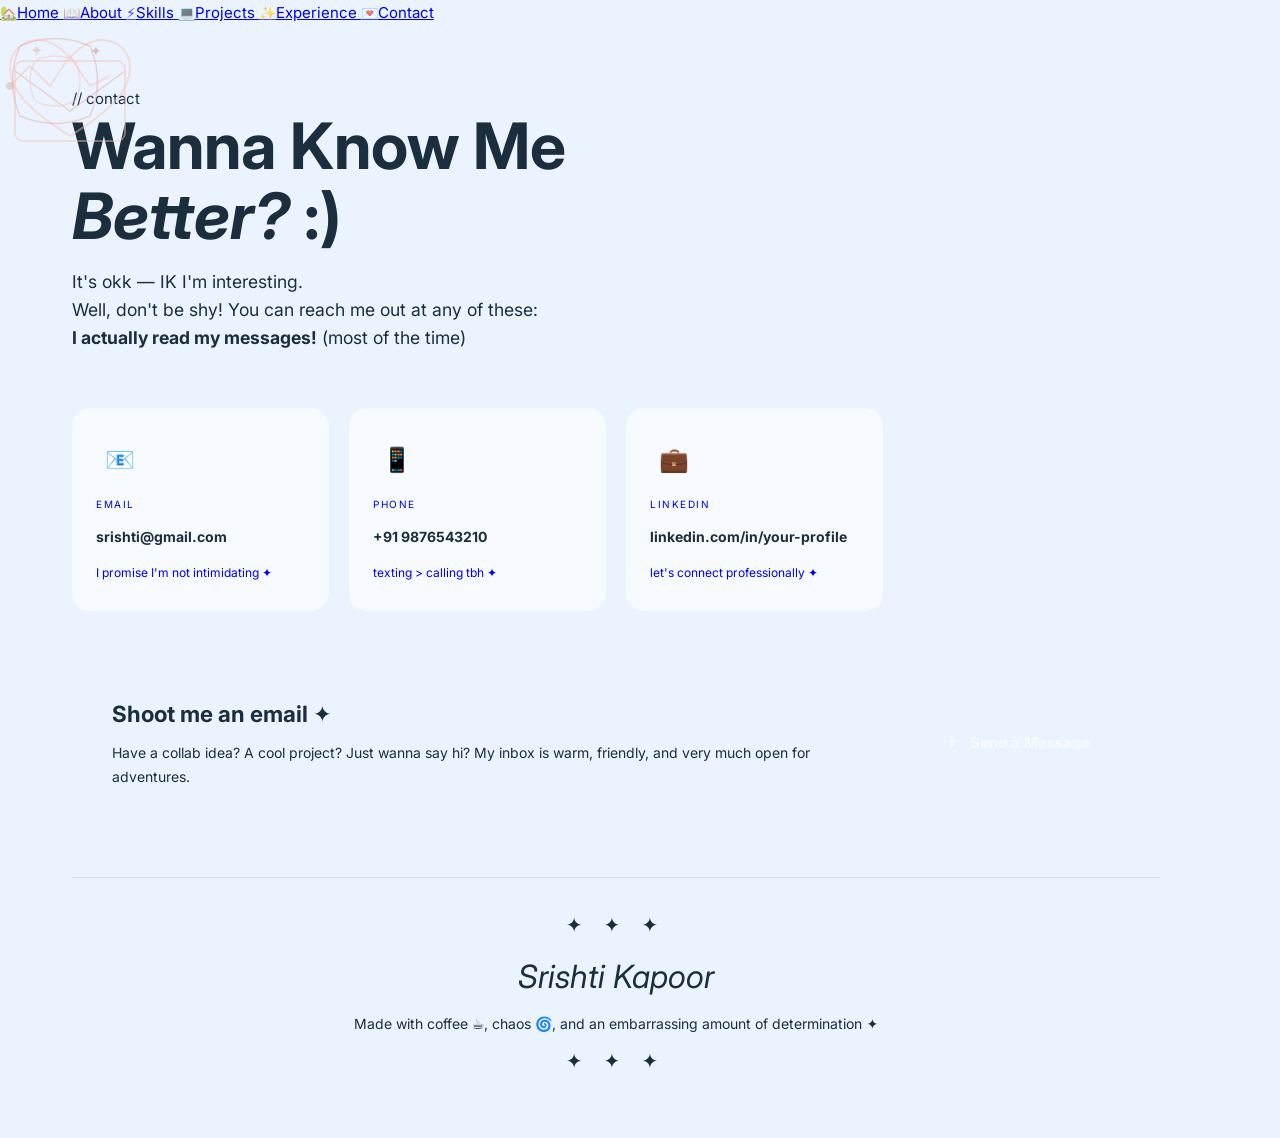
<file: contact.html>
<!DOCTYPE html>
<html lang="en">
<head>
  <meta charset="UTF-8">
  <meta name="viewport" content="width=device-width, initial-scale=1.0">
  <title>Srishti ✦ Contact</title>
  <link rel="stylesheet" href="style.css">
  <style>
    /* ===== CONTACT PAGE LAYOUT ===== */
    .contact-wrapper {
      min-height: 100vh;
      display: flex; flex-direction: column; justify-content: center;
      padding: 60px 120px 60px 72px;
    }

    .headline-big {
      font-family: var(--font-display);
      font-size: clamp(2.4rem, 5vw, 4.5rem);
      line-height: 1.1; color: var(--text);
      margin-bottom: 16px;
    }
    .headline-big em { color: var(--accent); font-style: italic; }

    .contact-sub {
      font-family: var(--font-hand); font-size: 1.1rem;
      color: var(--text-muted); margin-bottom: 56px;
      line-height: 1.6; max-width: 480px;
    }
    .contact-sub strong { color: var(--accent); }

    /* ===== CONTACT CARDS GRID ===== */
    .contact-grid {
      display: grid;
      grid-template-columns: repeat(auto-fill, minmax(240px, 1fr));
      gap: 20px;
      margin-bottom: 48px;
    }

    .contact-card {
      background: var(--white);
      border: 1.5px solid var(--border);
      border-radius: var(--r-lg);
      padding: 28px 24px;
      display: flex; flex-direction: column; gap: 12px;
      text-decoration: none;
      transition: box-shadow var(--transition), transform var(--transition), background var(--transition);
      box-shadow: var(--shadow-sm);
      cursor: none;
      position: relative;
      overflow: hidden;
    }
    .contact-card:hover {
      box-shadow: var(--shadow-lg);
      transform: translateY(-8px) rotate(-1deg);
      background: var(--accent);
      border-color: var(--accent);
    }
    .contact-card:hover .cc-label,
    .contact-card:hover .cc-value,
    .contact-card:hover .cc-hint { color: var(--white); }
    .contact-card:hover .cc-icon-box { background: rgba(255,255,255,0.2); }

    .cc-icon-box {
      width: 48px; height: 48px;
      background: var(--surface);
      border-radius: var(--r-md);
      display: flex; align-items: center; justify-content: center;
      font-size: 24px;
      transition: background var(--transition);
    }
    .cc-label {
      font-family: var(--font-mono); font-size: 10px;
      text-transform: uppercase; letter-spacing: 0.15em;
      color: var(--text-muted);
      transition: color var(--transition);
    }
    .cc-value {
      font-family: var(--font-body); font-size: 14px;
      font-weight: 700; color: var(--text);
      word-break: break-all;
      transition: color var(--transition);
    }
    .cc-hint {
      font-family: var(--font-hand); font-size: 12px;
      color: var(--text-muted); margin-top: 2px;
      transition: color var(--transition);
    }

    /* Copy badge */
    .copy-badge {
      position: absolute; top: 12px; right: 14px;
      font-family: var(--font-mono); font-size: 10px;
      background: var(--surface-2); border: 1px solid var(--border);
      border-radius: 100px; padding: 3px 10px;
      color: var(--text-muted); opacity: 0;
      transition: opacity 0.2s;
    }
    .contact-card:hover .copy-badge { opacity: 1; }
    .copy-badge.copied { background: var(--accent); color:var(--white); border-color:var(--accent); }

    /* ===== PAPER AIRPLANE SECTION ===== */
    .plane-section {
      background: var(--surface);
      border: 1.5px solid var(--border);
      border-radius: var(--r-xl);
      padding: 36px 40px;
      display: flex; align-items: center; gap: 32px;
      flex-wrap: wrap;
    }
    .plane-text { flex: 1; min-width: 200px; }
    .plane-text h3 {
      font-family: var(--font-display); font-size: 1.4rem;
      margin-bottom: 8px; color: var(--text);
    }
    .plane-text p {
      font-family: var(--font-hand); font-size: 14px;
      color: var(--text-muted); line-height: 1.7;
    }

    .plane-btn {
      display: inline-flex; align-items: center; gap: 10px;
      background: var(--accent); color: var(--white);
      border: none; border-radius: 100px;
      padding: 14px 30px;
      font-family: var(--font-body); font-weight: 700; font-size: 15px;
      cursor: none; box-shadow: var(--shadow-sm);
      transition: transform var(--transition), box-shadow var(--transition), background var(--transition);
    }
    .plane-btn:hover {
      transform: translateY(-3px) scale(1.04);
      box-shadow: var(--shadow-md);
      background: var(--accent-dark);
    }
    .plane-icon {
      font-size: 20px;
      display: inline-block;
      transition: transform 0.5s cubic-bezier(0.34,1.56,0.64,1);
    }
    .plane-btn:hover .plane-icon {
      transform: translateX(8px) translateY(-8px) rotate(-30deg);
    }

    /* ===== FINAL FOOTER ===== */
    .footer-sig {
      margin-top: 52px;
      text-align: center;
      display: flex; flex-direction: column; align-items: center; gap: 8px;
    }
    .footer-sig .sig-name {
      font-family: var(--font-display); font-style: italic;
      font-size: 2rem; color: var(--accent);
    }
    .footer-sig .sig-note {
      font-family: var(--font-hand); font-size: 14px;
      color: var(--text-muted);
    }
    .footer-sig .sig-stars {
      font-size: 20px; color: var(--accent-pale);
      letter-spacing: 8px;
    }

    /* ===== FLOATING HEARTS ===== */
    .floating-hearts {
      position: fixed; pointer-events:none; z-index: 999;
    }
    .heart-particle {
      position: fixed;
      font-size: 20px;
      pointer-events: none;
      z-index: 9999;
      animation: heartRise 1.5s ease-out forwards;
    }
    @keyframes heartRise {
      0%   { opacity: 1; transform: translateY(0) scale(1); }
      100% { opacity: 0; transform: translateY(-120px) scale(0.3); }
    }

    /* Doodles */
    .doodle svg { display:block; }

    /* Toast */
    .toast {
      position: fixed; bottom: 32px; left: 50%;
      transform: translateX(-50%) translateY(20px);
      background: var(--accent); color: var(--white);
      border-radius: 100px; padding: 10px 24px;
      font-family: var(--font-body); font-size: 13px; font-weight: 700;
      box-shadow: var(--shadow-md); z-index: 9999;
      opacity: 0; transition: opacity 0.3s ease, transform 0.3s ease;
      pointer-events: none;
    }
    .toast.show { opacity:1; transform: translateX(-50%) translateY(0); }
  </style>
</head>
<body>
  <!-- Cursor -->
  <div class="cursor-dot"  id="cursorDot"></div>
  <div class="cursor-ring" id="cursorRing"></div>

  <!-- Side Nav -->
  <nav class="side-nav">
    <a href="index.html"      class="nav-tab" title="Home">
      <span class="nav-icon">🏡</span><span class="nav-label">Home</span>
    </a>
    <a href="summary.html"    class="nav-tab" title="About">
      <span class="nav-icon">📖</span><span class="nav-label">About</span>
    </a>
    <a href="skills.html"     class="nav-tab" title="Skills">
      <span class="nav-icon">⚡</span><span class="nav-label">Skills</span>
    </a>
    <a href="projects.html"   class="nav-tab" title="Projects">
      <span class="nav-icon">💻</span><span class="nav-label">Projects</span>
    </a>
    <a href="experience.html" class="nav-tab" title="Experience">
      <span class="nav-icon">✨</span><span class="nav-label">Experience</span>
    </a>
    <a href="contact.html"    class="nav-tab active" title="Contact">
      <span class="nav-icon">💌</span><span class="nav-label">Contact</span>
    </a>
  </nav>

  <!-- Doodles -->
  <div class="doodle doodle-tl">
    <svg width="140" height="140" viewBox="0 0 140 140" fill="none">
      <!-- Heart doodle -->
      <path d="M70 110 C30 85 10 65 10 42 C10 24 24 14 38 14 C50 14 62 22 70 32 C78 22 90 14 102 14 C116 14 130 24 130 42 C130 65 110 85 70 110Z" stroke="#F5C4AF" stroke-width="2" fill="none"/>
      <text x="30" y="30" fill="#E8A898" font-size="16">✦</text>
    </svg>
  </div>
  <div class="doodle doodle-br">
    <svg width="140" height="140" viewBox="0 0 140 140" fill="none">
      <!-- Letter/envelope doodle -->
      <rect x="15" y="35" width="110" height="80" rx="8" stroke="#F5C4AF" stroke-width="2" fill="none"/>
      <path d="M15 45 L70 85 L125 45" stroke="#E8A898" stroke-width="1.5" fill="none"/>
      <text x="90" y="30" fill="#C8826D" font-size="14">✦</text>
    </svg>
  </div>
  <div class="doodle doodle-tr">
    <svg width="120" height="120" viewBox="0 0 120 120" fill="none">
      <path d="M10 60 L30 40 L50 60 L70 30 L90 60 L110 50" stroke="#F5C4AF" stroke-width="2" fill="none" stroke-linecap="round" stroke-linejoin="round"/>
      <circle cx="10" cy="60" r="4" fill="#C8826D" opacity="0.6"/>
    </svg>
  </div>
  <div class="doodle doodle-bl">
    <svg width="110" height="110" viewBox="0 0 110 110" fill="none">
      <path d="M20 20 Q55 5 90 20 Q105 55 90 90 Q55 105 20 90 Q5 55 20 20Z" stroke="#E8A898" stroke-width="1.5" fill="none"/>
      <path d="M35 35 Q55 25 75 35 Q85 55 75 75 Q55 85 35 75 Q25 55 35 35Z" stroke="#F5C4AF" stroke-width="1.5" fill="none"/>
    </svg>
  </div>

  <!-- Toast notification -->
  <div class="toast" id="toast">✦ Copied!</div>

  <!-- Page Content -->
  <div class="contact-wrapper">

    <div class="section-eyebrow">// contact</div>

    <h1 class="headline-big">
      Wanna Know Me<br><em>Better?</em> :)
    </h1>

    <p class="contact-sub">
      It's okk — IK I'm interesting.<br>
      Well, don't be shy! You can reach me out at any of these:<br>
      <strong>I actually read my messages!</strong> (most of the time)
    </p>

    <!-- Contact Cards -->
    <div class="contact-grid">

      <a href="mailto:srishtikapoo@gmail.com" class="contact-card" data-copy="srishtikapoor0240@gmail.com">
        <div class="copy-badge" id="copy-email">click to copy</div>
        <div class="cc-icon-box">📧</div>
        <div class="cc-label">Email</div>
        <div class="cc-value">srishti@gmail.com</div>
        <div class="cc-hint">I promise I'm not intimidating ✦</div>
      </a>

      <a href="tel:7480049771" class="contact-card" data-copy="7480049771">
        <div class="copy-badge">click to copy</div>
        <div class="cc-icon-box">📱</div>
        <div class="cc-label">Phone</div>
        <div class="cc-value">+91 9876543210</div>
        <div class="cc-hint">texting > calling tbh ✦</div>
      </a>

      <a href="https://www.linkedin.com/in/srishti-kapoor-037b30342/" target="_blank" class="contact-card">
        <div class="cc-icon-box">💼</div>
        <div class="cc-label">LinkedIn</div>
        <div class="cc-value">linkedin.com/in/your-profile</div>
        <div class="cc-hint">let's connect professionally ✦</div>
      </a>

    </div>

    <!-- Paper Airplane CTA -->
    <div class="plane-section">
      <div class="plane-text">
        <h3>Shoot me an email ✦</h3>
        <p>
          Have a collab idea? A cool project? Just wanna say hi?
          My inbox is warm, friendly, and very much open for adventures.
        </p>
      </div>
      <button class="plane-btn" onclick="sendPlane()">
        <span class="plane-icon">✈️</span>
        Send a Message
      </button>
    </div>

    <!-- Footer Signature -->
    <div class="footer-sig">
      <div class="sig-stars">✦ ✦ ✦</div>
      <div class="sig-name">Srishti Kapoor</div>
      <div class="sig-note">
        Made with coffee ☕, chaos 🌀, and an embarrassing amount of determination ✦
      </div>
      <div class="sig-stars">✦ ✦ ✦</div>
    </div>

  </div>

  <script src="script.js"></script>
  <script>
    // Copy on click
    document.querySelectorAll('[data-copy]').forEach(card => {
      card.addEventListener('click', function(e) {
        e.preventDefault();
        const text = this.dataset.copy;
        navigator.clipboard.writeText(text).then(() => {
          showToast('✦ Copied to clipboard!');
        });
      });
    });

    function showToast(msg) {
      const t = document.getElementById('toast');
      t.textContent = msg;
      t.classList.add('show');
      setTimeout(() => t.classList.remove('show'), 2400);
    }

    // Paper airplane button
    function sendPlane() {
      // Spawn floating hearts
      for (let i = 0; i < 8; i++) {
        setTimeout(() => spawnHeart(), i * 80);
      }
      // Then navigate to email
      setTimeout(() => {
        window.location.href = 'mailto:srishti@gmail.com?subject=Hi Srishti! ✦';
      }, 500);
    }

    function spawnHeart() {
      const emojis = ['💌','✦','💗','🌸','⭐','💝'];
      const el = document.createElement('div');
      el.className = 'heart-particle';
      el.textContent = emojis[Math.floor(Math.random() * emojis.length)];
      el.style.left = (30 + Math.random() * 40) + 'vw';
      el.style.top  = (40 + Math.random() * 20) + 'vh';
      document.body.appendChild(el);
      setTimeout(() => el.remove(), 1600);
    }

    // Trigger doodles on load
    setTimeout(() => {
      document.querySelectorAll('.doodle').forEach(d => d.classList.add('peek'));
    }, 400);
  </script>
</body>
</html>
</file>
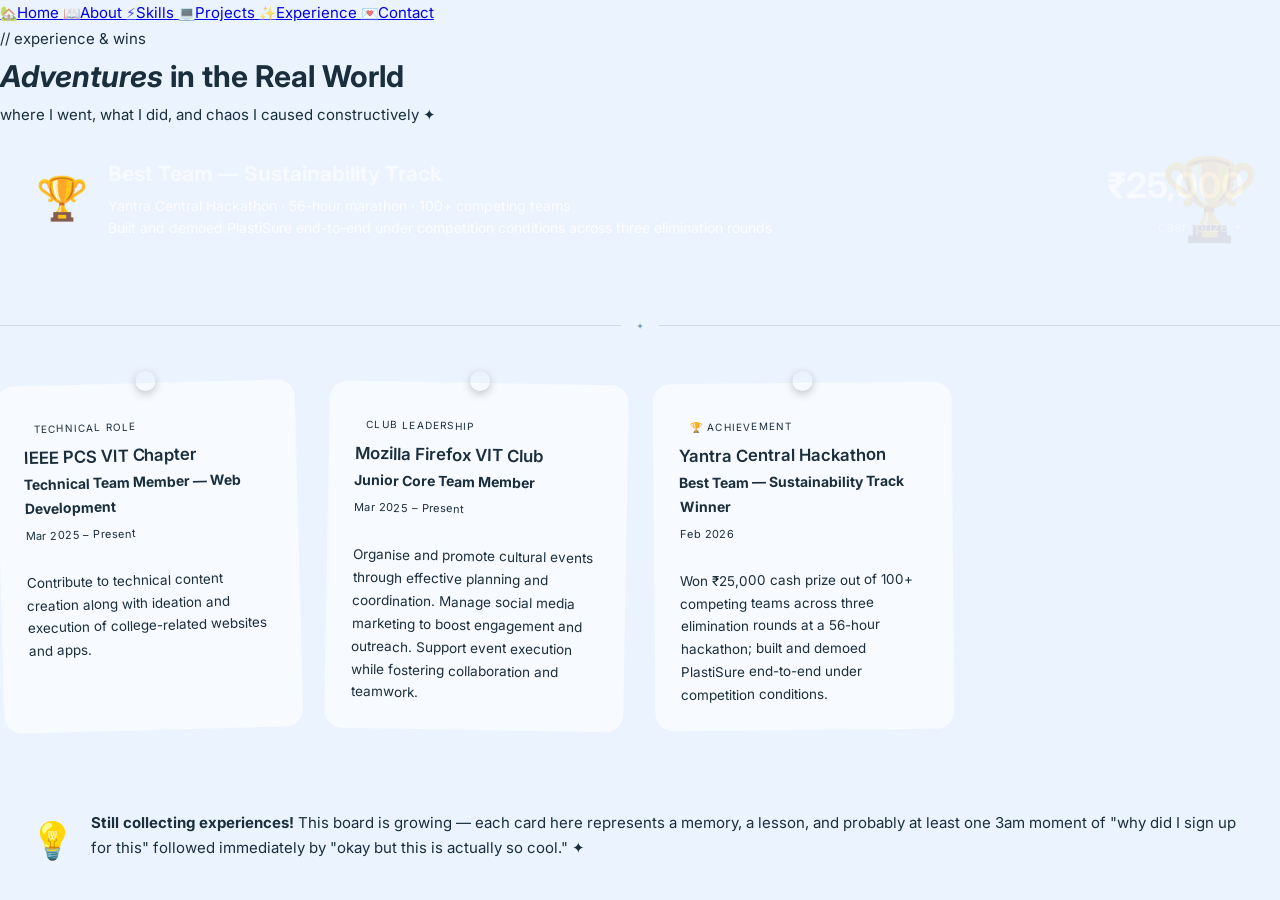
<file: experience.html>
<!DOCTYPE html>
<html lang="en">
<head>
  <meta charset="UTF-8">
  <meta name="viewport" content="width=device-width, initial-scale=1.0">
  <title>Srishti ✦ Experience</title>
  <link rel="stylesheet" href="style.css">
  <style>
    /* ===== BULLETIN BOARD ===== */
    .board-intro {
      font-family: var(--font-hand); font-size: 15px;
      color: var(--text-muted); margin-bottom: 44px;
      display: flex; align-items: center; gap: 10px;
    }

    /* ===== PINNED CARDS GRID ===== */
    .pins-grid {
      display: grid;
      grid-template-columns: repeat(auto-fill, minmax(280px, 1fr));
      gap: 28px;
      margin-bottom: 56px;
    }

    /* ===== PIN CARD ===== */
    .pin-card {
      background: var(--white);
      border: 1.5px solid var(--border);
      border-radius: var(--r-lg);
      padding: 28px 26px 24px;
      position: relative;
      box-shadow: var(--shadow-sm);
      transition: box-shadow var(--transition), transform var(--transition);
      opacity: 0;
      transform: translateY(30px) rotate(var(--rot, 0deg));
      animation-fill-mode: both;
    }
    .pin-card.visible {
      opacity: 1;
      transform: translateY(0) rotate(var(--rot, 0deg));
      transition: opacity 0.5s ease, transform 0.6s cubic-bezier(0.34,1.56,0.64,1),
                  box-shadow var(--transition);
    }
    .pin-card:hover {
      box-shadow: var(--shadow-lg);
      transform: rotate(0deg) translateY(-6px);
      z-index: 10;
    }

    /* Push pin */
    .push-pin {
      position: absolute; top: -12px; left: 50%;
      transform: translateX(-50%);
      width: 20px; height: 20px;
      background: var(--pin-color);
      border-radius: 50%;
      border: 3px solid var(--accent-dark);
      box-shadow: 0 3px 8px rgba(58,36,25,0.25);
      z-index: 5;
    }
    .push-pin::after {
      content: '';
      position: absolute; bottom: -8px; left: 50%;
      transform: translateX(-50%);
      width: 3px; height: 10px;
      background: var(--accent-dark);
      border-radius: 0 0 2px 2px;
    }

    /* Card type badge */
    .card-type {
      display: inline-flex; align-items: center; gap: 5px;
      font-family: var(--font-mono); font-size: 10px;
      text-transform: uppercase; letter-spacing: 0.12em;
      color: var(--accent); margin-bottom: 10px;
    }
    .card-type-dot { width:6px; height:6px; border-radius:50%; background:var(--accent); }

    .card-org {
      font-family: var(--font-display); font-size: 1.05rem;
      font-weight: 600; color: var(--text);
      margin-bottom: 4px; line-height: 1.3;
    }
    .card-role {
      font-size: 14px; color: var(--accent-dark);
      font-weight: 700; margin-bottom: 6px;
    }
    .card-date {
      font-family: var(--font-mono); font-size: 11px;
      color: var(--text-muted); margin-bottom: 14px;
      letter-spacing: 0.04em;
    }
    .card-desc {
      font-size: 13.5px; color: var(--text);
      line-height: 1.7; border-top: 1px solid var(--border);
      padding-top: 12px;
    }

    /* Achievement highlight */
    .achievement-banner {
      background: var(--accent);
      border-radius: var(--r-lg);
      padding: 28px 36px;
      display: flex; align-items: center; gap: 20px;
      margin-bottom: 28px;
      box-shadow: var(--shadow-md);
      flex-wrap: wrap;
      position: relative;
      overflow: hidden;
    }
    .achievement-banner::before {
      content: '🏆';
      position: absolute; right:20px; top:50%;
      transform:translateY(-50%);
      font-size: 80px; opacity: 0.12;
      pointer-events: none;
    }
    .ach-emoji { font-size: 42px; flex-shrink:0; }
    .ach-content { flex: 1; }
    .ach-title {
      font-family: var(--font-display); font-size: 1.3rem;
      font-weight: 700; color: var(--white);
      margin-bottom: 4px;
    }
    .ach-sub {
      font-family: var(--font-hand); font-size: 14px;
      color: rgba(255,255,255,0.85); line-height: 1.6;
    }
    .ach-prize {
      font-family: var(--font-display); font-size: 2.2rem;
      font-weight: 700; color: var(--white);
      flex-shrink: 0;
    }
    .ach-prize small {
      font-size: 0.9rem; font-weight: 400; display: block;
      opacity: 0.8; font-family: var(--font-hand);
    }

    /* Doodles */
    .doodle svg { display:block; }

    /* Quote sticker */
    .sticker {
      background: var(--surface-2);
      border: 2px dashed var(--border);
      border-radius: var(--r-lg);
      padding: 24px 30px;
      margin-top: 40px;
      display: flex; gap: 16px; align-items: flex-start;
    }
    .sticker-icon { font-size: 36px; flex-shrink:0; }
    .sticker p {
      font-family: var(--font-hand); font-size: 15px;
      color: var(--text-muted); line-height: 1.7;
    }
    .sticker strong { color: var(--accent); }
  </style>
</head>
<body>
  <!-- Cursor -->
  <div class="cursor-dot"  id="cursorDot"></div>
  <div class="cursor-ring" id="cursorRing"></div>

  <!-- Side Nav -->
  <nav class="side-nav">
    <a href="index.html"      class="nav-tab" title="Home">
      <span class="nav-icon">🏡</span><span class="nav-label">Home</span>
    </a>
    <a href="summary.html"    class="nav-tab" title="About">
      <span class="nav-icon">📖</span><span class="nav-label">About</span>
    </a>
    <a href="skills.html"     class="nav-tab" title="Skills">
      <span class="nav-icon">⚡</span><span class="nav-label">Skills</span>
    </a>
    <a href="projects.html"   class="nav-tab" title="Projects">
      <span class="nav-icon">💻</span><span class="nav-label">Projects</span>
    </a>
    <a href="experience.html" class="nav-tab active" title="Experience">
      <span class="nav-icon">✨</span><span class="nav-label">Experience</span>
    </a>
    <a href="contact.html"    class="nav-tab" title="Contact">
      <span class="nav-icon">💌</span><span class="nav-label">Contact</span>
    </a>
  </nav>

  <!-- Doodles -->
  <div class="doodle doodle-tl">
    <svg width="130" height="130" viewBox="0 0 130 130" fill="none">
      <path d="M20 20 L50 50 M50 20 L20 50" stroke="#F5C4AF" stroke-width="2" stroke-linecap="round"/>
      <path d="M80 20 L110 50 M110 20 L80 50" stroke="#E8A898" stroke-width="2" stroke-linecap="round"/>
      <path d="M20 80 L50 110 M50 80 L20 110" stroke="#E8A898" stroke-width="1.5" stroke-linecap="round"/>
      <circle cx="65" cy="65" r="18" fill="none" stroke="#C8826D" stroke-width="2" stroke-dasharray="5 4"/>
      <text x="57" y="71" fill="#C8826D" font-size="14">✦</text>
    </svg>
  </div>
  <div class="doodle doodle-br">
    <svg width="130" height="130" viewBox="0 0 130 130" fill="none">
      <path d="M10 120 C30 100 50 120 70 90 C90 60 110 90 130 70" stroke="#F5C4AF" stroke-width="2" fill="none" stroke-linecap="round"/>
      <path d="M10 100 C30 80 50 100 70 70" stroke="#E8A898" stroke-width="1.5" fill="none" stroke-linecap="round"/>
      <circle cx="70" cy="90" r="5" fill="#C8826D" opacity="0.7"/>
    </svg>
  </div>
  <div class="doodle doodle-tr">
    <svg width="120" height="120" viewBox="0 0 120 120" fill="none">
      <path d="M60 10 L75 50 L115 50 L82 73 L95 113 L60 90 L25 113 L38 73 L5 50 L45 50 Z" stroke="#F5C4AF" stroke-width="1.5" fill="none"/>
    </svg>
  </div>
  <div class="doodle doodle-bl">
    <svg width="110" height="110" viewBox="0 0 110 110" fill="none">
      <path d="M10 55 Q55 10 100 55 Q55 100 10 55Z" stroke="#E8A898" stroke-width="2" fill="none"/>
      <circle cx="55" cy="55" r="8" fill="#F5C4AF" opacity="0.6"/>
    </svg>
  </div>

  <!-- Page Content -->
  <div class="section-wrapper">

    <!-- HEADER -->
    <div class="section-eyebrow">// experience &amp; wins</div>
    <h1 class="section-title"><em>Adventures</em> in the Real World</h1>
    <p class="section-sub">where I went, what I did, and chaos I caused constructively ✦</p>

    <!-- ACHIEVEMENT BANNER: Hackathon Win -->
    <div class="achievement-banner">
      <span class="ach-emoji">🏆</span>
      <div class="ach-content">
        <div class="ach-title">Best Team — Sustainability Track</div>
        <div class="ach-sub">Yantra Central Hackathon · 56-hour marathon · 100+ competing teams<br>
          Built and demoed PlastiSure end-to-end under competition conditions across three elimination rounds</div>
      </div>
      <div class="ach-prize">
        ₹25,000
        <small>cash prize ✦</small>
      </div>
    </div>

    <div class="divider"><span>✦</span></div>

    <!-- EXPERIENCE CARDS (pinned bulletin board style) -->
    <div class="pins-grid" id="pinsGrid">

      <!-- IEEE -->
      <div class="pin-card" style="--rot: -1.5deg;" data-pin>
        <div class="push-pin"></div>
        <div class="card-type"><span class="card-type-dot"></span>Technical Role</div>
        <div class="card-org">IEEE PCS VIT Chapter</div>
        <div class="card-role">Technical Team Member — Web Development</div>
        <div class="card-date">Mar 2025 – Present</div>
        <div class="card-desc">
          Contribute to technical content creation along with ideation and execution of college-related websites and apps.
        </div>
      </div>

      <!-- Mozilla -->
      <div class="pin-card" style="--rot: 1deg;" data-pin>
        <div class="push-pin"></div>
        <div class="card-type"><span class="card-type-dot"></span>Club Leadership</div>
        <div class="card-org">Mozilla Firefox VIT Club</div>
        <div class="card-role">Junior Core Team Member</div>
        <div class="card-date">Mar 2025 – Present</div>
        <div class="card-desc">
          Organise and promote cultural events through effective planning and coordination.
          Manage social media marketing to boost engagement and outreach. Support event execution
          while fostering collaboration and teamwork.
        </div>
      </div>

      <!-- Hackathon (experience card version) -->
      <div class="pin-card" style="--rot: -0.5deg;" data-pin>
        <div class="push-pin"></div>
        <div class="card-type"><span class="card-type-dot"></span>🏆 Achievement</div>
        <div class="card-org">Yantra Central Hackathon</div>
        <div class="card-role">Best Team — Sustainability Track Winner</div>
        <div class="card-date">Feb 2026</div>
        <div class="card-desc">
          Won ₹25,000 cash prize out of 100+ competing teams across three elimination rounds at a
          56-hour hackathon; built and demoed PlastiSure end-to-end under competition conditions.
        </div>
      </div>

    </div>

    <!-- Motivational sticker -->
    <div class="sticker">
      <span class="sticker-icon">💡</span>
      <p>
        <strong>Still collecting experiences!</strong> This board is growing —
        each card here represents a memory, a lesson, and probably at least
        one 3am moment of "why did I sign up for this" followed immediately by
        "okay but this is actually so cool." ✦
      </p>
    </div>

  </div>

  <script src="script.js"></script>
  <script>
    // Animate pin cards on scroll
    const pins = document.querySelectorAll('[data-pin]');
    const obs = new IntersectionObserver((entries) => {
      entries.forEach((entry, i) => {
        if (entry.isIntersecting) {
          setTimeout(() => entry.target.classList.add('visible'), i * 140);
        }
      });
    }, { threshold: 0.1 });
    pins.forEach(p => obs.observe(p));
    // Trigger on load too
    setTimeout(() => pins.forEach(p => p.classList.add('visible')), 100);
  </script>
</body>
</html>
</file>
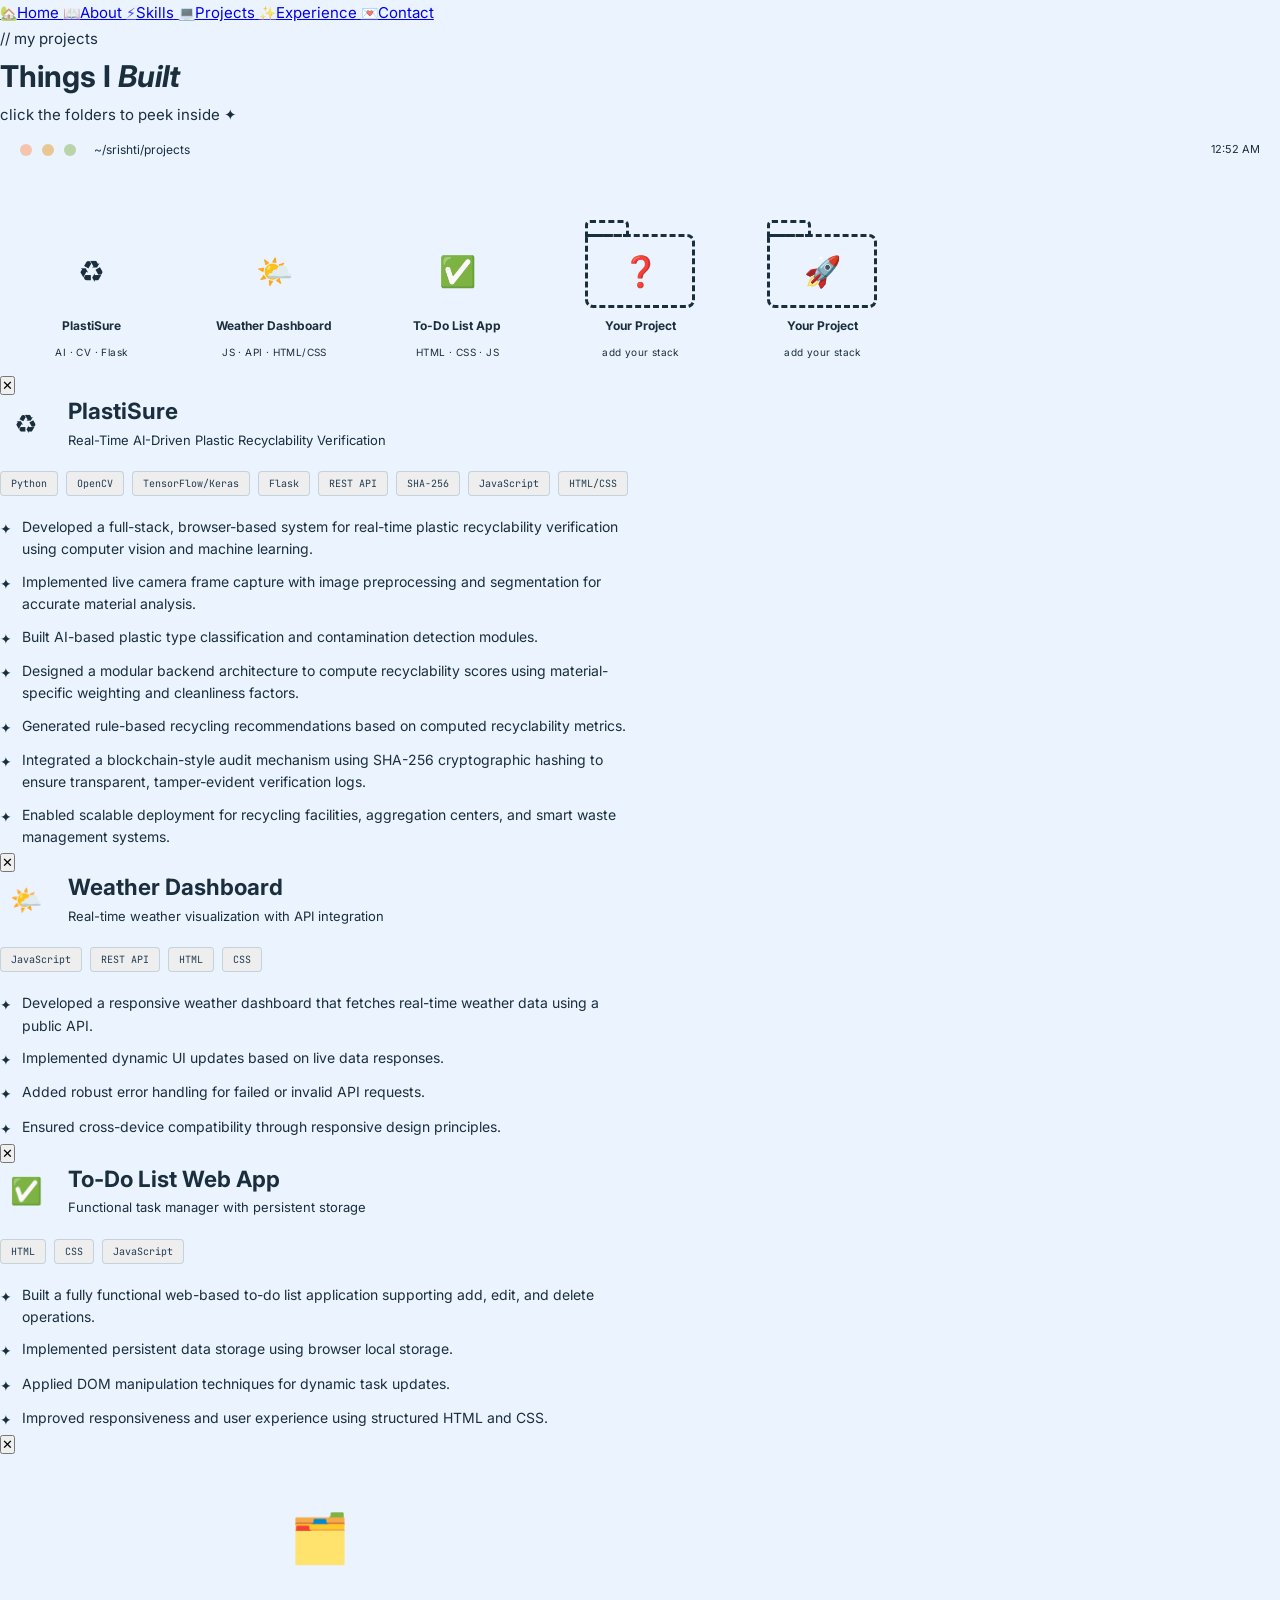
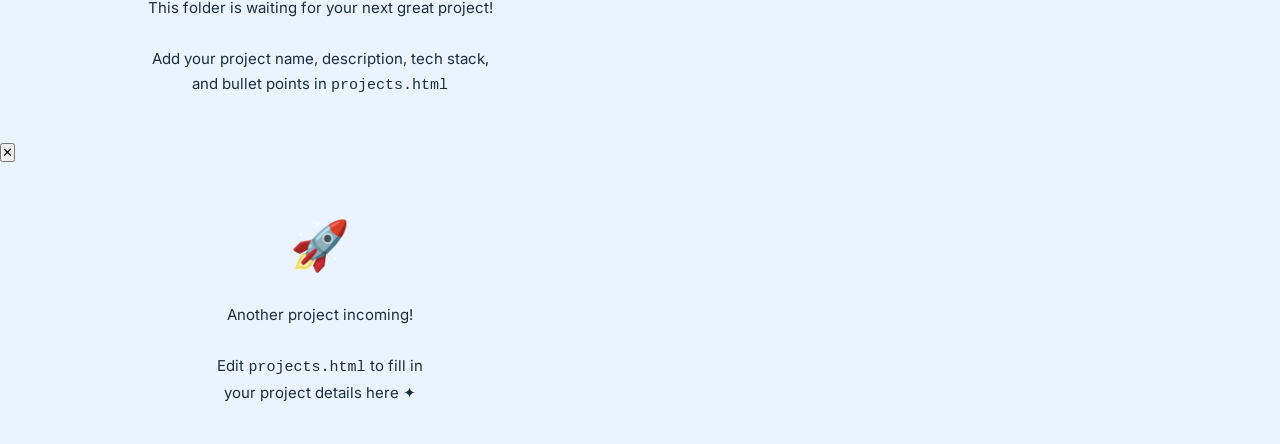
<file: projects.html>
<!DOCTYPE html>
<html lang="en">
<head>
  <meta charset="UTF-8">
  <meta name="viewport" content="width=device-width, initial-scale=1.0">
  <title>Srishti ✦ Projects</title>
  <link rel="stylesheet" href="style.css">
  <style>
    /* ===== DESKTOP SURFACE ===== */
    .desktop-bar {
      background: var(--surface-2);
      border-radius: var(--r-lg);
      padding: 12px 20px;
      display: flex; align-items: center; gap: 10px;
      margin-bottom: 36px;
      border: 1.5px solid var(--border);
      box-shadow: var(--shadow-sm);
    }
    .desktop-dot {
      width: 12px; height: 12px; border-radius: 50%;
    }
    .dot-r { background: #F5C4AF; }
    .dot-y { background: #E8C890; }
    .dot-g { background: #B8D4A8; }
    .desktop-title {
      font-family: var(--font-mono); font-size: 12px;
      color: var(--text-muted); margin-left: 8px;
    }
    .desktop-spacer { flex:1; }
    .desktop-time {
      font-family: var(--font-mono); font-size: 11px;
      color: var(--text-muted);
    }

    /* ===== FOLDER GRID ===== */
    .folders-grid {
      display: grid;
      grid-template-columns: repeat(auto-fill, minmax(140px, 1fr));
      gap: 28px 24px;
      padding: 12px;
    }

    /* ===== FOLDER CARD ===== */
    .folder-card {
      display: flex; flex-direction: column;
      align-items: center; gap: 10px;
      cursor: none;
      animation: folderDrop 0.5s cubic-bezier(0.34,1.56,0.64,1) both;
      text-align: center;
    }
    @keyframes folderDrop {
      from { opacity:0; transform:translateY(-20px) scale(0.8); }
      to   { opacity:1; transform:translateY(0) scale(1); }
    }
    .folder-card:nth-child(1) { animation-delay: 0.05s; }
    .folder-card:nth-child(2) { animation-delay: 0.12s; }
    .folder-card:nth-child(3) { animation-delay: 0.18s; }
    .folder-card:nth-child(4) { animation-delay: 0.24s; }
    .folder-card:nth-child(5) { animation-delay: 0.30s; }

    /* Folder graphic */
    .folder-graphic {
      width: 110px; height: 88px;
      position: relative;
      transition: transform var(--transition), filter 0.2s;
    }
    .folder-card:hover .folder-graphic {
      transform: translateY(-8px) scale(1.07);
      filter: drop-shadow(0 12px 20px rgba(58,36,25,0.18));
    }

    .f-body {
      position: absolute;
      bottom: 0; left: 0; right: 0;
      height: 74px;
      background: var(--folder-bg);
      border-radius: 4px 8px 8px 8px;
      border: 2px solid var(--accent);
      display: flex; align-items: center; justify-content: center;
      transition: background var(--transition);
    }
    .f-tab {
      position: absolute;
      top: 0; left: 0;
      width: 44px; height: 17px;
      background: var(--folder-tab);
      border-radius: 5px 5px 0 0;
      border: 2px solid var(--accent);
      border-bottom: none;
      transition: background var(--transition);
    }
    .folder-card:hover .f-body { background: var(--accent); }
    .folder-card:hover .f-tab  { background: var(--accent-dark); border-color: var(--accent-dark); }
    .folder-card:hover .f-body .f-icon { filter: brightness(10); }

    .f-icon { font-size: 30px; transition: filter 0.2s; }

    /* For placeholder folders */
    .folder-card.placeholder .f-body {
      background: var(--surface);
      border-color: var(--border);
      border-style: dashed;
    }
    .folder-card.placeholder .f-tab {
      background: var(--surface-2);
      border-color: var(--border);
      border-style: dashed;
    }
    .folder-card.placeholder:hover .f-body {
      background: var(--surface-2);
      border-color: var(--accent-pale);
    }

    .folder-name {
      font-family: var(--font-body); font-size: 12px;
      font-weight: 700; color: var(--text);
      max-width: 120px; line-height: 1.3;
      transition: color var(--transition);
    }
    .folder-card:hover .folder-name { color: var(--accent); }

    .folder-type {
      font-family: var(--font-mono); font-size: 10px;
      color: var(--text-muted); letter-spacing: 0.04em;
    }

    /* ===== PROJECT MODAL ===== */
    .proj-modal .modal-box {
      max-width: 640px;
    }
    .proj-modal-header {
      display: flex; align-items: flex-start; gap: 16px;
      margin-bottom: 20px;
    }
    .proj-modal-icon {
      width: 52px; height: 52px;
      background: var(--surface);
      border-radius: var(--r-md);
      display: flex; align-items: center; justify-content: center;
      font-size: 26px; flex-shrink:0;
      border: 1.5px solid var(--border);
    }
    .proj-modal-title {
      font-family: var(--font-display); font-size: 1.4rem;
      font-weight: 700; color: var(--text);
      line-height: 1.2; margin-bottom: 4px;
    }
    .proj-modal-sub {
      font-family: var(--font-hand); font-size: 13px;
      color: var(--text-muted);
    }
    .tech-tags {
      display: flex; flex-wrap: wrap; gap: 8px;
      margin: 14px 0 20px;
    }
    .proj-bullets {
      list-style: none; padding: 0;
      display: flex; flex-direction: column; gap: 10px;
    }
    .proj-bullets li {
      display: flex; gap: 10px;
      font-size: 14px; color: var(--text); line-height: 1.6;
    }
    .proj-bullets li::before {
      content: '✦';
      color: var(--accent); flex-shrink:0; margin-top:2px;
    }

    /* Placeholder modal */
    .placeholder-content {
      text-align:center; padding:40px 20px;
    }
    .placeholder-content .ph-emoji { font-size:48px; margin-bottom:16px; }
    .placeholder-content p {
      font-family: var(--font-hand); font-size:15px;
      color:var(--text-muted); line-height:1.7;
    }

    /* ===== DOODLES ===== */
    .doodle svg { display:block; }
  </style>
</head>
<body>
  <!-- Cursor -->
  <div class="cursor-dot"  id="cursorDot"></div>
  <div class="cursor-ring" id="cursorRing"></div>

  <!-- Side Nav -->
  <nav class="side-nav">
    <a href="index.html"      class="nav-tab" title="Home">
      <span class="nav-icon">🏡</span><span class="nav-label">Home</span>
    </a>
    <a href="summary.html"    class="nav-tab" title="About">
      <span class="nav-icon">📖</span><span class="nav-label">About</span>
    </a>
    <a href="skills.html"     class="nav-tab" title="Skills">
      <span class="nav-icon">⚡</span><span class="nav-label">Skills</span>
    </a>
    <a href="projects.html"   class="nav-tab active" title="Projects">
      <span class="nav-icon">💻</span><span class="nav-label">Projects</span>
    </a>
    <a href="experience.html" class="nav-tab" title="Experience">
      <span class="nav-icon">✨</span><span class="nav-label">Experience</span>
    </a>
    <a href="contact.html"    class="nav-tab" title="Contact">
      <span class="nav-icon">💌</span><span class="nav-label">Contact</span>
    </a>
  </nav>

  <!-- Doodles -->
  <div class="doodle doodle-tl">
    <svg width="130" height="130" viewBox="0 0 130 130" fill="none">
      <path d="M10 10 L40 70 L70 10 L100 70 L130 10" stroke="#F5C4AF" stroke-width="2" fill="none" stroke-linecap="round" stroke-linejoin="round"/>
      <circle cx="10"  cy="10"  r="4" fill="#C8826D" opacity="0.5"/>
      <circle cx="70"  cy="10"  r="4" fill="#C8826D" opacity="0.5"/>
      <circle cx="130" cy="10"  r="4" fill="#C8826D" opacity="0.5"/>
    </svg>
  </div>
  <div class="doodle doodle-br">
    <svg width="120" height="120" viewBox="0 0 120 120" fill="none">
      <rect x="20" y="20" width="80" height="80" rx="8" stroke="#F5C4AF" stroke-width="2" fill="none"/>
      <rect x="35" y="35" width="50" height="50" rx="5" stroke="#E8A898" stroke-width="1.5" fill="none"/>
      <circle cx="60" cy="60" r="12" fill="none" stroke="#C8826D" stroke-width="2"/>
      <text x="52" y="65" fill="#C8826D" font-size="14">✦</text>
    </svg>
  </div>
  <div class="doodle doodle-tr">
    <svg width="120" height="100" viewBox="0 0 120 100" fill="none">
      <path d="M10 90 C20 60 40 80 60 50 C80 20 100 60 110 30" stroke="#E8A898" stroke-width="2" fill="none" stroke-linecap="round"/>
      <circle cx="60" cy="50" r="6" fill="#F5C4AF"/>
      <circle cx="110" cy="30" r="4" fill="#C8826D" opacity="0.6"/>
    </svg>
  </div>
  <div class="doodle doodle-bl">
    <svg width="100" height="120" viewBox="0 0 100 120" fill="none">
      <path d="M10 10 Q50 40 10 70 Q50 100 10 120" stroke="#F5C4AF" stroke-width="2" fill="none" stroke-linecap="round"/>
      <path d="M40 10 Q80 40 40 70 Q80 100 40 120" stroke="#E8A898" stroke-width="1.5" fill="none" stroke-linecap="round"/>
    </svg>
  </div>

  <!-- Page Content -->
  <div class="section-wrapper">

    <!-- HEADER -->
    <div class="section-eyebrow">// my projects</div>
    <h1 class="section-title">Things I <em>Built</em></h1>
    <p class="section-sub">click the folders to peek inside ✦</p>

    <!-- Desktop Bar -->
    <div class="desktop-bar">
      <div class="desktop-dot dot-r"></div>
      <div class="desktop-dot dot-y"></div>
      <div class="desktop-dot dot-g"></div>
      <span class="desktop-title">~/srishti/projects</span>
      <div class="desktop-spacer"></div>
      <span class="desktop-time" id="desktopTime">loading...</span>
    </div>

    <!-- Folder Grid -->
    <div class="folders-grid">

      <!-- Project 1: PlastiSure -->
      <div class="folder-card clickable" onclick="openProject('plastisure')" title="PlastiSure">
        <div class="folder-graphic">
          <div class="f-tab"></div>
          <div class="f-body"><span class="f-icon">♻️</span></div>
        </div>
        <div class="folder-name">PlastiSure</div>
        <div class="folder-type">AI · CV · Flask</div>
      </div>

      <!-- Project 2: Weather Dashboard -->
      <div class="folder-card clickable" onclick="openProject('weather')" title="Weather Dashboard">
        <div class="folder-graphic">
          <div class="f-tab"></div>
          <div class="f-body"><span class="f-icon">🌤️</span></div>
        </div>
        <div class="folder-name">Weather Dashboard</div>
        <div class="folder-type">JS · API · HTML/CSS</div>
      </div>

      <!-- Project 3: Todo App -->
      <div class="folder-card clickable" onclick="openProject('todo')" title="To-Do List App">
        <div class="folder-graphic">
          <div class="f-tab"></div>
          <div class="f-body"><span class="f-icon">✅</span></div>
        </div>
        <div class="folder-name">To-Do List App</div>
        <div class="folder-type">HTML · CSS · JS</div>
      </div>

      <!-- Project 4: Placeholder -->
      <div class="folder-card placeholder clickable" onclick="openProject('ph4')" title="Add Project">
        <div class="folder-graphic">
          <div class="f-tab"></div>
          <div class="f-body"><span class="f-icon">❓</span></div>
        </div>
        <div class="folder-name">Your Project</div>
        <div class="folder-type">add your stack</div>
      </div>

      <!-- Project 5: Placeholder -->
      <div class="folder-card placeholder clickable" onclick="openProject('ph5')" title="Add Project">
        <div class="folder-graphic">
          <div class="f-tab"></div>
          <div class="f-body"><span class="f-icon">🚀</span></div>
        </div>
        <div class="folder-name">Your Project</div>
        <div class="folder-type">add your stack</div>
      </div>

    </div>

  </div>

  <!-- PROJECT MODALS -->

  <!-- PlastiSure -->
  <div class="modal-overlay proj-modal" id="modal-plastisure">
    <div class="modal-box">
      <button class="modal-close" onclick="closeModal('modal-plastisure')">✕</button>
      <div class="proj-modal-header">
        <div class="proj-modal-icon">♻️</div>
        <div>
          <div class="proj-modal-title">PlastiSure</div>
          <div class="proj-modal-sub">Real-Time AI-Driven Plastic Recyclability Verification</div>
        </div>
      </div>
      <div class="tech-tags">
        <span class="tag">Python</span><span class="tag">OpenCV</span>
        <span class="tag">TensorFlow/Keras</span><span class="tag">Flask</span>
        <span class="tag">REST API</span><span class="tag">SHA-256</span>
        <span class="tag">JavaScript</span><span class="tag">HTML/CSS</span>
      </div>
      <ul class="proj-bullets">
        <li>Developed a full-stack, browser-based system for real-time plastic recyclability verification using computer vision and machine learning.</li>
        <li>Implemented live camera frame capture with image preprocessing and segmentation for accurate material analysis.</li>
        <li>Built AI-based plastic type classification and contamination detection modules.</li>
        <li>Designed a modular backend architecture to compute recyclability scores using material-specific weighting and cleanliness factors.</li>
        <li>Generated rule-based recycling recommendations based on computed recyclability metrics.</li>
        <li>Integrated a blockchain-style audit mechanism using SHA-256 cryptographic hashing to ensure transparent, tamper-evident verification logs.</li>
        <li>Enabled scalable deployment for recycling facilities, aggregation centers, and smart waste management systems.</li>
      </ul>
    </div>
  </div>

  <!-- Weather Dashboard -->
  <div class="modal-overlay proj-modal" id="modal-weather">
    <div class="modal-box">
      <button class="modal-close" onclick="closeModal('modal-weather')">✕</button>
      <div class="proj-modal-header">
        <div class="proj-modal-icon">🌤️</div>
        <div>
          <div class="proj-modal-title">Weather Dashboard</div>
          <div class="proj-modal-sub">Real-time weather visualization with API integration</div>
        </div>
      </div>
      <div class="tech-tags">
        <span class="tag">JavaScript</span><span class="tag">REST API</span>
        <span class="tag">HTML</span><span class="tag">CSS</span>
      </div>
      <ul class="proj-bullets">
        <li>Developed a responsive weather dashboard that fetches real-time weather data using a public API.</li>
        <li>Implemented dynamic UI updates based on live data responses.</li>
        <li>Added robust error handling for failed or invalid API requests.</li>
        <li>Ensured cross-device compatibility through responsive design principles.</li>
      </ul>
    </div>
  </div>

  <!-- Todo App -->
  <div class="modal-overlay proj-modal" id="modal-todo">
    <div class="modal-box">
      <button class="modal-close" onclick="closeModal('modal-todo')">✕</button>
      <div class="proj-modal-header">
        <div class="proj-modal-icon">✅</div>
        <div>
          <div class="proj-modal-title">To-Do List Web App</div>
          <div class="proj-modal-sub">Functional task manager with persistent storage</div>
        </div>
      </div>
      <div class="tech-tags">
        <span class="tag">HTML</span><span class="tag">CSS</span>
        <span class="tag">JavaScript</span>
      </div>
      <ul class="proj-bullets">
        <li>Built a fully functional web-based to-do list application supporting add, edit, and delete operations.</li>
        <li>Implemented persistent data storage using browser local storage.</li>
        <li>Applied DOM manipulation techniques for dynamic task updates.</li>
        <li>Improved responsiveness and user experience using structured HTML and CSS.</li>
      </ul>
    </div>
  </div>

  <!-- Placeholders -->
  <div class="modal-overlay proj-modal" id="modal-ph4">
    <div class="modal-box">
      <button class="modal-close" onclick="closeModal('modal-ph4')">✕</button>
      <div class="placeholder-content">
        <div class="ph-emoji">🗂️</div>
        <p>
          This folder is waiting for your next great project!<br><br>
          Add your project name, description, tech stack,<br>
          and bullet points in <code>projects.html</code>
        </p>
      </div>
    </div>
  </div>

  <div class="modal-overlay proj-modal" id="modal-ph5">
    <div class="modal-box">
      <button class="modal-close" onclick="closeModal('modal-ph5')">✕</button>
      <div class="placeholder-content">
        <div class="ph-emoji">🚀</div>
        <p>
          Another project incoming!<br><br>
          Edit <code>projects.html</code> to fill in<br>
          your project details here ✦
        </p>
      </div>
    </div>
  </div>

  <script src="script.js"></script>
  <script>
    // Clock
    function updateTime() {
      const now = new Date();
      document.getElementById('desktopTime').textContent =
        now.toLocaleTimeString('en-US', { hour:'2-digit', minute:'2-digit' });
    }
    updateTime(); setInterval(updateTime, 60000);

    // Modal logic
    function openProject(id) {
      document.getElementById('modal-' + id).classList.add('open');
    }
    function closeModal(id) {
      document.getElementById(id).classList.remove('open');
    }
    document.querySelectorAll('.modal-overlay').forEach(m => {
      m.addEventListener('click', function(e) {
        if (e.target === this) this.classList.remove('open');
      });
    });

    // Keyboard close
    document.addEventListener('keydown', e => {
      if (e.key === 'Escape') {
        document.querySelectorAll('.modal-overlay.open').forEach(m => m.classList.remove('open'));
      }
    });
  </script>
</body>
</html>
</file>
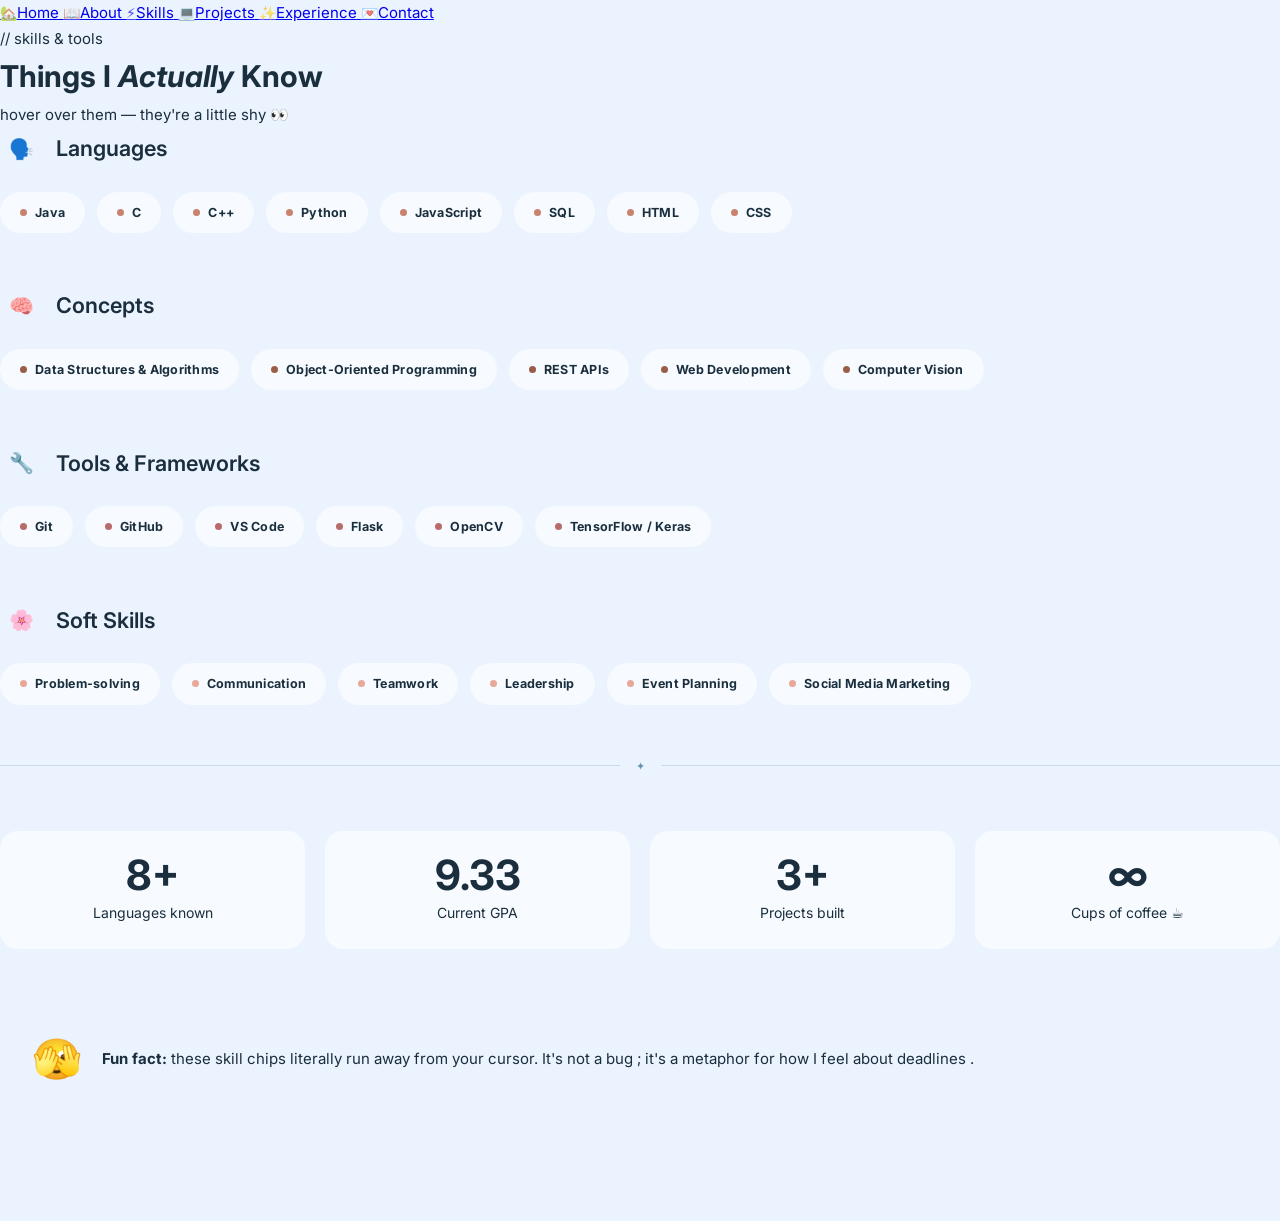
<file: skills.html>
<!DOCTYPE html>
<html lang="en">
<head>
  <meta charset="UTF-8">
  <meta name="viewport" content="width=device-width, initial-scale=1.0">
  <title>Srishti ✦ Skills</title>
  <link rel="stylesheet" href="style.css">
  <style>
    /* ===== SKILL CATEGORY ===== */
    .skills-page { padding-bottom: 100px; }

    .category-block {
      margin-bottom: 52px;
      opacity: 0; transform: translateY(24px);
      transition: opacity 0.5s ease, transform 0.5s ease;
    }
    .category-block.visible { opacity:1; transform:translateY(0); }

    .category-header {
      display: flex; align-items: center; gap: 14px;
      margin-bottom: 22px;
    }
    .category-icon {
      width: 42px; height: 42px;
      background: var(--accent);
      border-radius: var(--r-md);
      display: flex; align-items: center; justify-content: center;
      font-size: 20px;
      box-shadow: var(--shadow-sm);
      flex-shrink: 0;
    }
    .category-name {
      font-family: var(--font-display); font-size: 1.35rem;
      font-weight: 600; color: var(--text);
    }
    .category-line {
      flex:1; height:1.5px; background:var(--border);
    }

    /* ===== SKILLS GRID ===== */
    .skills-grid {
      display: flex; flex-wrap: wrap; gap: 12px;
    }

    .skill-chip {
      display: inline-flex; align-items: center; gap: 8px;
      background: var(--white);
      border: 1.5px solid var(--border);
      border-radius: 100px;
      padding: 10px 20px;
      font-family: var(--font-mono); font-size: 12.5px;
      color: var(--text);
      font-weight: 700;
      box-shadow: var(--shadow-sm);
      user-select: none;
      /* transition for the repel snapping back */
      transition: box-shadow 0.2s ease, border-color 0.2s ease,
                  transform 0.15s cubic-bezier(0.34,1.56,0.64,1);
      cursor: none;
      letter-spacing: 0.02em;
    }
    .skill-chip:hover {
      border-color: var(--accent);
      box-shadow: var(--shadow-md);
    }
    .skill-chip .chip-dot {
      width: 7px; height: 7px; border-radius: 50%;
      background: var(--accent);
      flex-shrink: 0;
    }

    /* Category color accents */
    .cat-lang  .chip-dot { background: #C8826D; }
    .cat-lang  .skill-chip:hover { border-color: #C8826D; }
    .cat-conc  .chip-dot { background: #9A5E48; }
    .cat-conc  .skill-chip:hover { border-color: #9A5E48; }
    .cat-tools .chip-dot { background: #B86B6B; }
    .cat-tools .skill-chip:hover { border-color: #B86B6B; }
    .cat-soft  .chip-dot { background: #E8A898; }
    .cat-soft  .skill-chip:hover { border-color: #E8A898; }

    /* ===== FUN STATS ROW ===== */
    .stats-row {
      display: grid;
      grid-template-columns: repeat(auto-fit, minmax(160px, 1fr));
      gap: 20px;
      margin-top: 56px;
    }
    .stat-card {
      background: var(--white);
      border: 1.5px solid var(--border);
      border-radius: var(--r-lg);
      padding: 24px 20px;
      text-align: center;
      box-shadow: var(--shadow-sm);
      transition: box-shadow var(--transition), transform var(--transition);
    }
    .stat-card:hover { box-shadow: var(--shadow-md); transform: translateY(-5px); }
    .stat-num {
      font-family: var(--font-display); font-size: 2.6rem;
      font-weight: 700; color: var(--accent); line-height:1;
      margin-bottom: 4px;
    }
    .stat-label {
      font-family: var(--font-hand); font-size: 14px;
      color: var(--text-muted);
    }

    /* ===== QUIRK BOX ===== */
    .quirk-box {
      background: var(--surface);
      border: 2px dashed var(--accent-pale);
      border-radius: var(--r-lg);
      padding: 28px 32px;
      margin-top: 48px;
      display: flex; align-items: center; gap: 20px;
      flex-wrap: wrap;
    }
    .quirk-box .quirk-icon { font-size: 40px; }
    .quirk-box p {
      font-family: var(--font-hand); font-size: 15px;
      color: var(--text-muted); flex:1; line-height: 1.7;
    }
    .quirk-box strong { color: var(--accent); }
  </style>
</head>
<body>
  <!-- Cursor -->
  <div class="cursor-dot"  id="cursorDot"></div>
  <div class="cursor-ring" id="cursorRing"></div>

  <!-- Side Nav -->
  <nav class="side-nav">
    <a href="index.html"      class="nav-tab" title="Home">
      <span class="nav-icon">🏡</span><span class="nav-label">Home</span>
    </a>
    <a href="summary.html"    class="nav-tab" title="About">
      <span class="nav-icon">📖</span><span class="nav-label">About</span>
    </a>
    <a href="skills.html"     class="nav-tab active" title="Skills">
      <span class="nav-icon">⚡</span><span class="nav-label">Skills</span>
    </a>
    <a href="projects.html"   class="nav-tab" title="Projects">
      <span class="nav-icon">💻</span><span class="nav-label">Projects</span>
    </a>
    <a href="experience.html" class="nav-tab" title="Experience">
      <span class="nav-icon">✨</span><span class="nav-label">Experience</span>
    </a>
    <a href="contact.html"    class="nav-tab" title="Contact">
      <span class="nav-icon">💌</span><span class="nav-label">Contact</span>
    </a>
  </nav>

  <!-- Corner Doodles (peek in on scroll) -->
  <div class="doodle doodle-tl">
    <svg width="150" height="150" viewBox="0 0 150 150" fill="none">
      <!-- Spiral -->
      <path d="M75 75 Q95 55 95 75 Q95 100 75 100 Q50 100 50 75 Q50 45 75 45 Q105 45 105 75" stroke="#E8A898" stroke-width="2" fill="none"/>
      <path d="M30 30 L50 50" stroke="#F5C4AF" stroke-width="1.5" stroke-linecap="round"/>
      <circle cx="30" cy="30" r="4" fill="#C8826D" opacity="0.5"/>
      <!-- Stars -->
      <text x="110" y="50" fill="#F5C4AF" font-size="18">✦</text>
      <text x="15" y="80" fill="#E8A898" font-size="14">✦</text>
    </svg>
  </div>
  <div class="doodle doodle-br">
    <svg width="140" height="140" viewBox="0 0 140 140" fill="none">
      <path d="M140 140 L100 80 L80 120 L60 70 L40 110 L20 60" stroke="#F5C4AF" stroke-width="2" fill="none" stroke-linecap="round"/>
      <circle cx="100" cy="80" r="5" fill="#C8826D" opacity="0.6"/>
      <circle cx="60" cy="70" r="4" fill="#E8A898" opacity="0.6"/>
    </svg>
  </div>
  <div class="doodle doodle-tr">
    <svg width="120" height="120" viewBox="0 0 120 120" fill="none">
      <!-- Flower -->
      <circle cx="60" cy="60" r="10" fill="#F5C4AF" opacity="0.7"/>
      <ellipse cx="60" cy="35" rx="8" ry="14" fill="#E8A898" opacity="0.5"/>
      <ellipse cx="60" cy="85" rx="8" ry="14" fill="#E8A898" opacity="0.5"/>
      <ellipse cx="35" cy="60" rx="14" ry="8" fill="#E8A898" opacity="0.5"/>
      <ellipse cx="85" cy="60" rx="14" ry="8" fill="#E8A898" opacity="0.5"/>
      <text x="85" y="30" fill="#C8826D" font-size="12">✦</text>
    </svg>
  </div>
  <div class="doodle doodle-bl">
    <svg width="120" height="120" viewBox="0 0 120 120" fill="none">
      <!-- Squiggles -->
      <path d="M10 110 Q30 90 50 110 Q70 130 90 110 Q110 90 120 100" stroke="#F5C4AF" stroke-width="2" fill="none" stroke-linecap="round"/>
      <path d="M10 80 Q30 60 50 80 Q70 100 90 80" stroke="#E8A898" stroke-width="1.5" fill="none" stroke-linecap="round"/>
      <circle cx="20" cy="40" r="6" fill="none" stroke="#C8826D" stroke-width="1.5"/>
    </svg>
  </div>

  <!-- Page Content -->
  <div class="section-wrapper skills-page" id="skillsContainer">

    <!-- HEADER -->
    <div class="section-eyebrow">// skills &amp; tools</div>
    <h1 class="section-title">Things I <em>Actually</em> Know</h1>
    <p class="section-sub">hover over them — they're a little shy 👀</p>

    <!-- LANGUAGES -->
    <div class="category-block cat-lang" data-scroll>
      <div class="category-header">
        <div class="category-icon">🗣️</div>
        <div class="category-name">Languages</div>
        <div class="category-line"></div>
      </div>
      <div class="skills-grid" id="repelGrid">
        <div class="skill-chip"><span class="chip-dot"></span>Java</div>
        <div class="skill-chip"><span class="chip-dot"></span>C</div>
        <div class="skill-chip"><span class="chip-dot"></span>C++</div>
        <div class="skill-chip"><span class="chip-dot"></span>Python</div>
        <div class="skill-chip"><span class="chip-dot"></span>JavaScript</div>
        <div class="skill-chip"><span class="chip-dot"></span>SQL</div>
        <div class="skill-chip"><span class="chip-dot"></span>HTML</div>
        <div class="skill-chip"><span class="chip-dot"></span>CSS</div>
      </div>
    </div>

    <!-- CONCEPTS -->
    <div class="category-block cat-conc" data-scroll>
      <div class="category-header">
        <div class="category-icon">🧠</div>
        <div class="category-name">Concepts</div>
        <div class="category-line"></div>
      </div>
      <div class="skills-grid">
        <div class="skill-chip"><span class="chip-dot"></span>Data Structures &amp; Algorithms</div>
        <div class="skill-chip"><span class="chip-dot"></span>Object-Oriented Programming</div>
        <div class="skill-chip"><span class="chip-dot"></span>REST APIs</div>
        <div class="skill-chip"><span class="chip-dot"></span>Web Development</div>
        <div class="skill-chip"><span class="chip-dot"></span>Computer Vision</div>
      </div>
    </div>

    <!-- TOOLS -->
    <div class="category-block cat-tools" data-scroll>
      <div class="category-header">
        <div class="category-icon">🔧</div>
        <div class="category-name">Tools &amp; Frameworks</div>
        <div class="category-line"></div>
      </div>
      <div class="skills-grid">
        <div class="skill-chip"><span class="chip-dot"></span>Git</div>
        <div class="skill-chip"><span class="chip-dot"></span>GitHub</div>
        <div class="skill-chip"><span class="chip-dot"></span>VS Code</div>
        <div class="skill-chip"><span class="chip-dot"></span>Flask</div>
        <div class="skill-chip"><span class="chip-dot"></span>OpenCV</div>
        <div class="skill-chip"><span class="chip-dot"></span>TensorFlow / Keras</div>
      </div>
    </div>

    <!-- SOFT SKILLS -->
    <div class="category-block cat-soft" data-scroll>
      <div class="category-header">
        <div class="category-icon">🌸</div>
        <div class="category-name">Soft Skills</div>
        <div class="category-line"></div>
      </div>
      <div class="skills-grid">
        <div class="skill-chip"><span class="chip-dot"></span>Problem-solving</div>
        <div class="skill-chip"><span class="chip-dot"></span>Communication</div>
        <div class="skill-chip"><span class="chip-dot"></span>Teamwork</div>
        <div class="skill-chip"><span class="chip-dot"></span>Leadership</div>
        <div class="skill-chip"><span class="chip-dot"></span>Event Planning</div>
        <div class="skill-chip"><span class="chip-dot"></span>Social Media Marketing</div>
      </div>
    </div>

    <div class="divider"><span>✦</span></div>

    <!-- STATS ROW -->
    <div class="stats-row">
      <div class="stat-card">
        <div class="stat-num">8+</div>
        <div class="stat-label">Languages known</div>
      </div>
      <div class="stat-card">
        <div class="stat-num">9.33</div>
        <div class="stat-label">Current GPA</div>
      </div>
      <div class="stat-card">
        <div class="stat-num">3+</div>
        <div class="stat-label">Projects built</div>
      </div>
      <div class="stat-card">
        <div class="stat-num">∞</div>
        <div class="stat-label">Cups of coffee ☕</div>
      </div>
    </div>

    <!-- QUIRK BOX -->
    <div class="quirk-box">
      <span class="quirk-icon">🫣</span>
      <p>
        <strong>Fun fact:</strong> these skill chips literally run away from your cursor.
        It's not a bug ; it's a metaphor for how I feel about deadlines .
      </p>
    </div>

  </div>

  <script src="script.js"></script>
  <script>
    // ---- SCROLL REVEAL ----
    const blocks = document.querySelectorAll('[data-scroll]');
    const revealObs = new IntersectionObserver((entries) => {
      entries.forEach((entry, i) => {
        if (entry.isIntersecting) {
          setTimeout(() => entry.target.classList.add('visible'), i * 120);
        }
      });
    }, { threshold: 0.1 });
    blocks.forEach(b => revealObs.observe(b));
    // Also trigger all on load since many visible from start
    setTimeout(() => blocks.forEach(b => b.classList.add('visible')), 100);

    // ---- MOUSE REPEL EFFECT ----
    const container = document.getElementById('skillsContainer');

    container.addEventListener('mousemove', (e) => {
      const chips = document.querySelectorAll('.skill-chip');
      chips.forEach(chip => {
        const rect = chip.getBoundingClientRect();
        const chipCX = rect.left + rect.width / 2;
        const chipCY = rect.top  + rect.height / 2;
        const dx = e.clientX - chipCX;
        const dy = e.clientY - chipCY;
        const dist = Math.sqrt(dx * dx + dy * dy);
        const maxDist = 110;

        if (dist < maxDist && dist > 0) {
          const force = (maxDist - dist) / maxDist;
          const moveX = -(dx / dist) * force * 55;
          const moveY = -(dy / dist) * force * 55;
          chip.style.transform = `translate(${moveX}px, ${moveY}px)`;
          chip.style.transition = 'transform 0.08s linear, box-shadow 0.2s, border-color 0.2s';
        } else {
          chip.style.transform = 'translate(0,0)';
          chip.style.transition = 'transform 0.45s cubic-bezier(0.34,1.56,0.64,1), box-shadow 0.2s, border-color 0.2s';
        }
      });
    });

    container.addEventListener('mouseleave', () => {
      document.querySelectorAll('.skill-chip').forEach(chip => {
        chip.style.transform = 'translate(0,0)';
        chip.style.transition = 'transform 0.6s cubic-bezier(0.34,1.56,0.64,1)';
      });
    });
  </script>
</body>
</html>
</file>
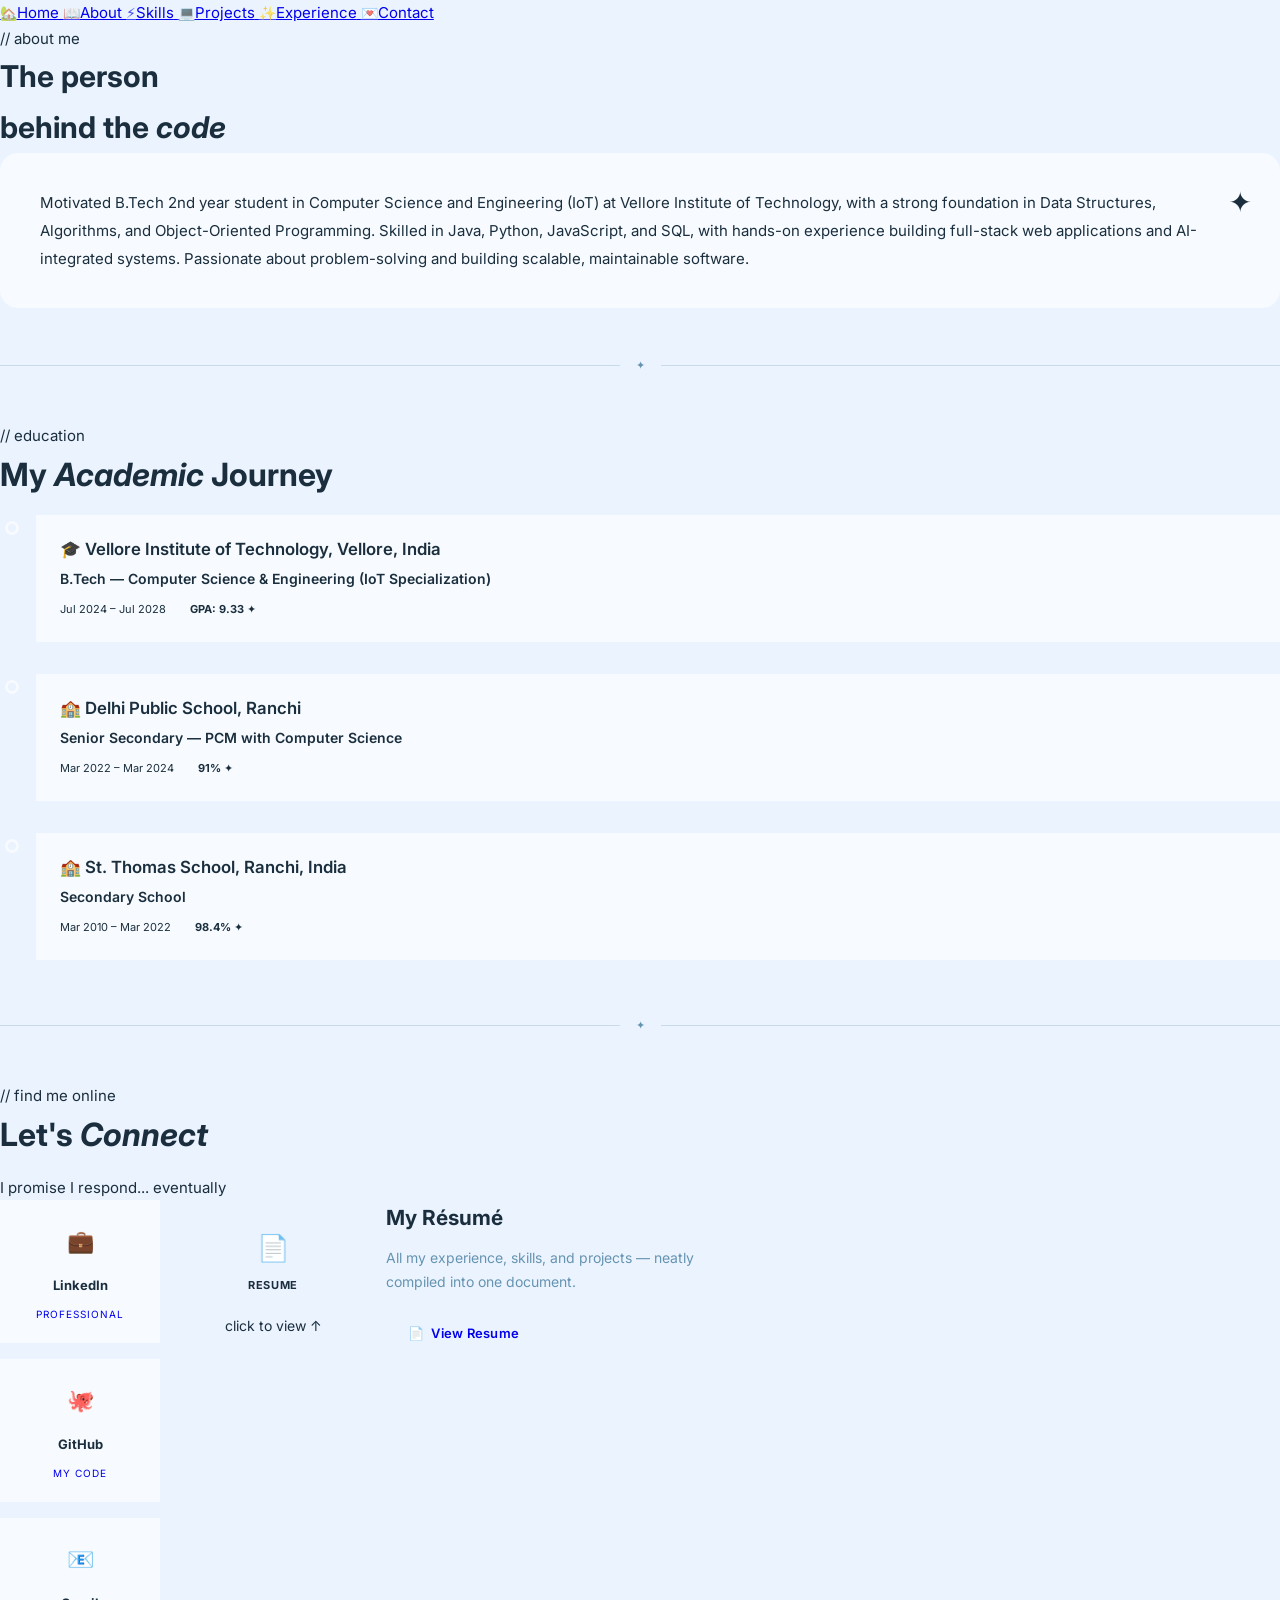
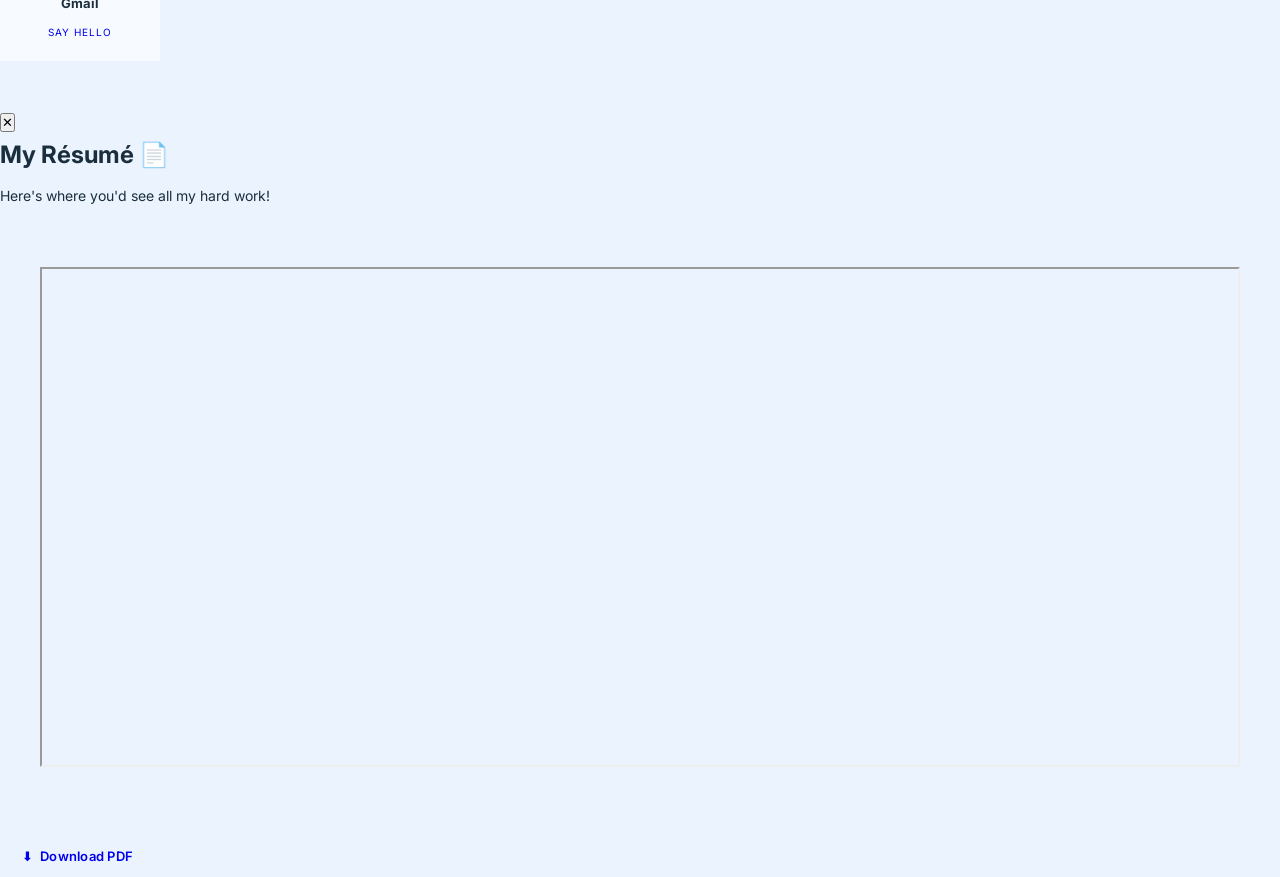
<file: summary.html>
<!DOCTYPE html>
<html lang="en">
<head>
  <meta charset="UTF-8">
  <meta name="viewport" content="width=device-width, initial-scale=1.0">
  <title>Srishti ✦ About Me</title>
  <link rel="stylesheet" href="style.css">
  <style>
    /* ===== DOODLES ===== */
    .doodle svg { display:block; }

    /* ===== SUMMARY CARD ===== */
    .summary-card {
      background: var(--white);
      border: 1.5px solid var(--border);
      border-radius: var(--r-lg);
      padding: 36px 40px;
      box-shadow: var(--shadow-sm);
      position: relative;
      margin-bottom: 48px;
      overflow: hidden;
    }
    .summary-card::before {
      content: '';
      position: absolute; left:0; top:0; bottom:0;
      width: 5px;
      background: var(--accent);
      border-radius: 3px 0 0 3px;
    }
    .summary-card p {
      font-size: 15px; line-height: 1.85;
      color: var(--text);
    }
    .summary-card .floating-star {
      position: absolute; right:28px; top:24px;
      font-size: 28px; color: var(--accent-pale);
      animation: spinStar 8s linear infinite;
    }
    @keyframes spinStar { to { transform: rotate(360deg); } }

    /* ===== EDUCATION SECTION ===== */
    .edu-timeline {
      position: relative;
      padding-left: 36px;
      margin-bottom: 56px;
    }
    .edu-timeline::before {
      content: '';
      position: absolute; left: 9px; top:0; bottom:0;
      width: 2px; background: var(--border);
    }

    .edu-item {
      position: relative;
      margin-bottom: 32px;
      opacity: 0;
      transform: translateX(-20px);
      transition: opacity 0.5s ease, transform 0.5s ease;
    }
    .edu-item.visible { opacity:1; transform:translateX(0); }

    .edu-dot {
      position: absolute; left: -31px; top: 6px;
      width: 14px; height: 14px;
      background: var(--accent);
      border: 3px solid var(--white);
      border-radius: 50%;
      box-shadow: 0 0 0 2px var(--accent-pale);
    }

    .edu-card {
      background: var(--white);
      border: 1.5px solid var(--border);
      border-radius: var(--r-md);
      padding: 20px 24px;
      box-shadow: var(--shadow-sm);
      transition: box-shadow var(--transition), transform var(--transition);
    }
    .edu-card:hover { box-shadow: var(--shadow-md); transform: translateX(6px); }

    .edu-school {
      font-family: var(--font-display); font-size: 1.05rem;
      font-weight: 600; color: var(--text); margin-bottom: 4px;
    }
    .edu-degree {
      font-size: 14px; color: var(--accent-dark); margin-bottom: 6px;
      font-weight: 600;
    }
    .edu-meta {
      display: flex; flex-wrap: wrap; gap: 12px;
      font-family: var(--font-mono); font-size: 11px; color: var(--text-muted);
      align-items: center;
    }
    .edu-meta .badge {
      background: var(--surface);
      border: 1px solid var(--border);
      border-radius: 100px; padding: 3px 12px;
      color: var(--accent-dark); font-weight: 700;
    }

    /* ===== LINKS SECTION ===== */
    .links-grid {
      display: grid;
      grid-template-columns: repeat(auto-fit, minmax(160px, 1fr));
      gap: 16px;
      margin-bottom: 48px;
    }

    .link-card {
      background: var(--white);
      border: 1.5px solid var(--border);
      border-radius: var(--r-md);
      padding: 20px 18px;
      text-decoration: none;
      display: flex; flex-direction: column;
      align-items: center; gap: 10px;
      text-align: center;
      transition: box-shadow var(--transition), transform var(--transition), background var(--transition);
      box-shadow: var(--shadow-sm);
      cursor: none;
    }
    .link-card:hover {
      background: var(--accent);
      border-color: var(--accent);
      box-shadow: var(--shadow-md);
      transform: translateY(-5px) rotate(1deg);
    }
    .link-card:hover .link-label,
    .link-card:hover .link-name { color: var(--white); }

    .link-icon {
      width: 44px; height: 44px;
      background: var(--surface);
      border-radius: 50%;
      display: flex; align-items: center; justify-content: center;
      font-size: 22px;
      transition: background var(--transition);
    }
    .link-card:hover .link-icon { background: rgba(255,255,255,0.2); }

    .link-name {
      font-family: var(--font-body); font-weight: 700;
      font-size: 13px; color: var(--text);
      transition: color var(--transition);
    }
    .link-label {
      font-family: var(--font-mono); font-size: 10px;
      color: var(--text-muted); text-transform: uppercase; letter-spacing: 0.1em;
      transition: color var(--transition);
    }

    /* ===== RESUME FOLDER ===== */
    .resume-section {
      display: flex; align-items: flex-start; gap: 48px;
      flex-wrap: wrap;
    }
    .resume-folder-wrap {
      display: flex; flex-direction: column;
      align-items: center; gap: 10px;
      cursor: none;
    }
    .folder-wrap-label {
      font-family: var(--font-hand); font-size: 14px;
      color: var(--text-muted);
    }

    /* Folder shape */
    .resume-folder {
      width: 130px; height: 104px;
      position: relative;
      cursor: none;
      transition: transform var(--transition);
    }
    .resume-folder:hover { transform: translateY(-8px) rotate(2deg); }

    .folder-body {
      position: absolute;
      bottom: 0; left: 0; right: 0;
      height: 88px;
      background: var(--accent-pale);
      border-radius: 4px 8px 8px 8px;
      border: 2px solid var(--accent);
      box-shadow: var(--shadow-sm);
      display: flex; flex-direction: column;
      align-items: center; justify-content: center; gap: 6px;
      transition: background var(--transition), box-shadow var(--transition);
    }
    .resume-folder:hover .folder-body {
      background: var(--accent);
      box-shadow: var(--shadow-md);
    }
    .folder-tab {
      position: absolute;
      top: 0; left: 0;
      width: 52px; height: 20px;
      background: var(--accent);
      border-radius: 6px 6px 0 0;
      transition: background var(--transition);
    }
    .resume-folder:hover .folder-tab { background: var(--accent-dark); }

    .folder-icon-inner { font-size: 26px; }
    .folder-name {
      font-family: var(--font-mono); font-size: 11px;
      font-weight: 700; color: var(--accent-dark);
      letter-spacing: 0.06em;
      transition: color var(--transition);
    }
    .resume-folder:hover .folder-name { color: var(--white); }

    .resume-note {
      max-width: 340px;
    }
    .resume-note h3 {
      font-family: var(--font-display); font-size: 1.3rem;
      margin-bottom: 10px; color: var(--text);
    }
    .resume-note p {
      font-size: 14px; color: var(--text-muted); line-height: 1.7;
      margin-bottom: 18px;
    }
  </style>
</head>
<body>
  <!-- Cursor -->
  <div class="cursor-dot"  id="cursorDot"></div>
  <div class="cursor-ring" id="cursorRing"></div>

  <!-- Side Nav -->
  <nav class="side-nav">
    <a href="index.html"      class="nav-tab" title="Home">
      <span class="nav-icon">🏡</span><span class="nav-label">Home</span>
    </a>
    <a href="summary.html"    class="nav-tab active" title="About">
      <span class="nav-icon">📖</span><span class="nav-label">About</span>
    </a>
    <a href="skills.html"     class="nav-tab" title="Skills">
      <span class="nav-icon">⚡</span><span class="nav-label">Skills</span>
    </a>
    <a href="projects.html"   class="nav-tab" title="Projects">
      <span class="nav-icon">💻</span><span class="nav-label">Projects</span>
    </a>
    <a href="experience.html" class="nav-tab" title="Experience">
      <span class="nav-icon">✨</span><span class="nav-label">Experience</span>
    </a>
    <a href="contact.html"    class="nav-tab" title="Contact">
      <span class="nav-icon">💌</span><span class="nav-label">Contact</span>
    </a>
  </nav>

  <!-- Corner Doodles -->
  <div class="doodle doodle-tl">
    <svg width="140" height="140" viewBox="0 0 140 140" fill="none">
      <circle cx="70" cy="70" r="50" stroke="#F5C4AF" stroke-width="2" stroke-dasharray="8 6"/>
      <circle cx="70" cy="70" r="30" stroke="#E8A898" stroke-width="1.5"/>
      <path d="M70 30 Q85 50 70 70 Q55 50 70 30Z" fill="none" stroke="#C8826D" stroke-width="1.5"/>
      <circle cx="70" cy="30" r="4" fill="#C8826D"/>
      <circle cx="110" cy="70" r="4" fill="#C8826D"/>
      <circle cx="70" cy="110" r="4" fill="#C8826D"/>
      <circle cx="30" cy="70" r="4" fill="#C8826D"/>
    </svg>
  </div>
  <div class="doodle doodle-br">
    <svg width="120" height="120" viewBox="0 0 120 120" fill="none">
      <path d="M20 100 Q60 20 100 60 Q60 100 20 60 Q60 20 100 100" stroke="#E8A898" stroke-width="2" fill="none"/>
      <circle cx="20" cy="100" r="5" fill="#C8826D"/>
      <circle cx="100" cy="60" r="3" fill="#E8A898"/>
    </svg>
  </div>
  <div class="doodle doodle-tr">
    <svg width="100" height="100" viewBox="0 0 100 100" fill="none">
      <path d="M80 10 L90 50 L50 60 L40 20 Z" stroke="#F5C4AF" stroke-width="2" fill="none"/>
      <path d="M10 40 L30 30 L40 60 L20 70 Z" stroke="#E8A898" stroke-width="1.5" fill="none"/>
      <circle cx="60" cy="80" r="6" fill="none" stroke="#C8826D" stroke-width="1.5"/>
    </svg>
  </div>
  <div class="doodle doodle-bl">
    <svg width="100" height="100" viewBox="0 0 100 100" fill="none">
      <path d="M10 90 C 10 40, 60 10, 90 40 C 70 60 40 80 10 90Z" stroke="#F5C4AF" stroke-width="2" fill="none"/>
      <circle cx="90" cy="40" r="4" fill="#C8826D"/>
      <path d="M30 60 Q50 40 70 60" stroke="#E8A898" stroke-width="1.5" fill="none"/>
    </svg>
  </div>

  <!-- Page Content -->
  <div class="section-wrapper">

    <!-- HEADER -->
    <div class="section-eyebrow">// about me</div>
    <h1 class="section-title">The person<br>behind the <em>code</em></h1>
    

    <!-- SUMMARY -->
    <div class="summary-card">
      <span class="floating-star">✦</span>
      <p>
        Motivated B.Tech 2nd year student in Computer Science and Engineering (IoT) at Vellore Institute of Technology,
        with a strong foundation in Data Structures, Algorithms, and Object-Oriented Programming. Skilled in Java, Python,
        JavaScript, and SQL, with hands-on experience building full-stack web applications and AI-integrated systems.
        Passionate about problem-solving and building scalable, maintainable software.
      </p>
    </div>

    <div class="divider"><span>✦</span></div>

    <!-- EDUCATION -->
    <div class="section-eyebrow">// education</div>
    <h2 class="section-title" style="font-size:2rem; margin-bottom:12px;">My <em>Academic</em> Journey</h2>
    

    <div class="edu-timeline" id="eduTimeline">

      <div class="edu-item">
        <div class="edu-dot"></div>
        <div class="edu-card">
          <div class="edu-school">🎓 Vellore Institute of Technology, Vellore, India</div>
          <div class="edu-degree">B.Tech — Computer Science & Engineering (IoT Specialization)</div>
          <div class="edu-meta">
            <span>Jul 2024 – Jul 2028</span>
            <span class="badge">GPA: 9.33 ✦</span>
          </div>
        </div>
      </div>

      <div class="edu-item">
        <div class="edu-dot"></div>
        <div class="edu-card">
          <div class="edu-school">🏫 Delhi Public School, Ranchi</div>
          <div class="edu-degree">Senior Secondary — PCM with Computer Science</div>
          <div class="edu-meta">
            <span>Mar 2022 – Mar 2024</span>
            <span class="badge">91% ✦</span>
          </div>
        </div>
      </div>

      <div class="edu-item">
        <div class="edu-dot"></div>
        <div class="edu-card">
          <div class="edu-school">🏫 St. Thomas School, Ranchi, India</div>
          <div class="edu-degree">Secondary School</div>
          <div class="edu-meta">
            <span>Mar 2010 – Mar 2022</span>
            <span class="badge">98.4% ✦</span>
          </div>
        </div>
      </div>

    </div>

    <div class="divider"><span>✦</span></div>

    <!-- LINKS + RESUME -->
    <div class="section-eyebrow">// find me online</div>
    <h2 class="section-title" style="font-size:2rem; margin-bottom:12px;">Let's <em>Connect</em></h2>
    <p class="section-sub">I promise I respond... eventually</p>

    <div class="resume-section">
      <!-- Link Cards -->
      <div>
        <div class="links-grid">
          <a href="https://www.linkedin.com/in/srishti-kapoor-037b30342/" target="_blank" class="link-card">
            <div class="link-icon">💼</div>
            <div class="link-name">LinkedIn</div>
            <div class="link-label">Professional</div>
          </a>
          <a href="https://github.com/srishtikapoor0240" target="_blank" class="link-card">
            <div class="link-icon">🐙</div>
            <div class="link-name">GitHub</div>
            <div class="link-label">My Code</div>
          </a>
          <a href="mailto:srishtikapoor0240@gmail.com" class="link-card">
            <div class="link-icon">📧</div>
            <div class="link-name">Gmail</div>
            <div class="link-label">Say Hello</div>
          </a>
        </div>
        
      </div>

      <!-- Resume Folder -->
      <div class="resume-folder-wrap">
        <div class="resume-folder clickable" onclick="openResume()" title="Open Resume">
          <div class="folder-tab"></div>
          <div class="folder-body">
            <span class="folder-icon-inner">📄</span>
            <span class="folder-name">RESUME</span>
          </div>
        </div>
        <span class="folder-wrap-label">click to view ↑</span>
      </div>

      <div class="resume-note">
        <h3>My Résumé</h3>
        <p>
          All my experience, skills, and projects — neatly compiled into one document.
        </p>
        <a href="#" class="btn" onclick="openResume(); return false;">
          <span>📄</span> View Resume
        </a>
      </div>
    </div>

  </div><!-- end section-wrapper -->

  <!-- Resume Modal -->
  <div class="modal-overlay" id="resumeModal">
    <div class="modal-box">
      <button class="modal-close" onclick="closeModal('resumeModal')">✕</button>
      <h2 style="font-family:var(--font-display);font-size:1.5rem;margin-bottom:8px;">My Résumé 📄</h2>
      <p style="color:var(--text-muted);font-size:14px;margin-bottom:20px;font-family:var(--font-hand);">
        Here's where you'd see all my hard work!
      </p>
      <div style="background:var(--surface);border:2px dashed var(--border);border-radius:var(--r-md);padding:40px;text-align:center;">
        <p style="font-family:var(--font-hand);font-size:15px;color:var(--text-muted);">
          
          <span style="font-family:var(--font-mono);font-size:12px;">
            <iframe src="resume.pdf" width="100%" height="500px"></iframe>
          </span>
        </p>
      </div>
      <a href="#" class="btn" style="margin-top:20px;">
        <span>⬇️</span> Download PDF
      </a>
    </div>
  </div>

  <script src="script.js"></script>
  <script>
    // Animate education items on scroll
    const eduItems = document.querySelectorAll('.edu-item');
    const observer = new IntersectionObserver((entries) => {
      entries.forEach((entry, i) => {
        if (entry.isIntersecting) {
          setTimeout(() => entry.target.classList.add('visible'), i * 150);
        }
      });
    }, { threshold: 0.1 });
    eduItems.forEach(el => observer.observe(el));

    // Modal
    function openResume() {
      document.getElementById('resumeModal').classList.add('open');
    }
    function closeModal(id) {
      document.getElementById(id).classList.remove('open');
    }
    document.getElementById('resumeModal').addEventListener('click', function(e) {
      if (e.target === this) closeModal('resumeModal');
    });
  </script>
</body>
</html>
</file>
<file: style.css>
/* ============================================================
   SRISHTI'S PORTFOLIO — STYLESHEET
   Palette:
     --bg       #EBF3FF  pastel blue background
     --dark     #213C51  dark navy  (headings, sidebar, strong)
     --mid      #6594B1  medium blue (borders, accents, icons)
     --pink     #DDAED3  dusty pink (snarky text, highlights)
     --grey     #EEEEEE  light grey (card surfaces, chips)
   ============================================================ */

@import url('https://fonts.googleapis.com/css2?family=Playfair+Display:ital,wght@0,600;0,700;1,500;1,700&family=Inter:wght@300;400;500;600;700&family=Kalam:wght@300;400;700&family=JetBrains+Mono:wght@400;600&display=swap');

/* ---- TOKENS ---- */
:root {
  --bg:      #EBF3FF;
  --dark:    #213C51;
  --mid:     #6594B1;
  --pink:    #C97FB8;
  --grey:    #EEEEEE;

  /* derived */
  --dark-2:  #2e5166;      /* slightly lighter dark for hover states */
  --pink-bg: #f4e3ef;
--pink-bd: #994181;      /* slightly deeper pink for borders        */
  --text:    #1a2e3d;      /* near-black with dark tint               */
  --muted:   #6594B1;      /* = --mid, used for secondary text        */
  --white:   #F7FBFF;

  --nav-w:   224px;
  --r:       10px;
  --r-lg:    18px;

  --sh-sm:  0 2px 10px rgba(33,60,81,.07);
  --sh-md:  0 6px 24px rgba(33,60,81,.13);
  --sh-lg:  0 14px 48px rgba(33,60,81,.18);

  --font-d: 'Playfair Display', Georgia, serif;
  --font-b: 'Inter', system-ui, sans-serif;
  --font-h: 'Kalam', cursive;
  --font-m: 'JetBrains Mono', monospace;

  --spring: cubic-bezier(0.34,1.56,0.64,1);
  --ease:   cubic-bezier(0.25,0.46,0.45,0.94);
}

/* ---- RESET ---- */
*, *::before, *::after { margin:0; padding:0; box-sizing:border-box; }
html { scroll-behavior:smooth; }
body {
  background: var(--bg);
  color: var(--text);
  font-family: var(--font-b);
  font-size: 15px;
  line-height: 1.7;
  overflow-x: hidden;
  cursor: none;
}
::-webkit-scrollbar { width:5px; }
::-webkit-scrollbar-track { background:var(--grey); }
::-webkit-scrollbar-thumb { background:var(--mid); border-radius:3px; }
::selection { background:var(--pink); color:var(--dark); }

/* ============================================================
   CUSTOM CURSOR
   ============================================================ */
#cDot, #cRing {
  position:fixed; top:0; left:0;
  pointer-events:none; z-index:9999;
  border-radius:50%;
  transform:translate(-50%,-50%);
}
#cDot {
  width:8px; height:8px;
  background:var(--dark);
  transition:width .12s, height .12s, background .15s;
}
#cRing {
  width:34px; height:34px;
  border:2px solid var(--mid);
  transition:width .1s, height .1s, border-color .1s;
}
body.hov #cDot  { width:14px; height:14px; background:var(--pink); }
body.hov #cRing { width:46px; height:46px; border-color:var(--pink); }

/* ============================================================
   SIDEBAR
   ============================================================ */
.sidebar {
  position:fixed; top:0; left:0; bottom:0;
  width:var(--nav-w);
  background:var(--dark);
  display:flex; flex-direction:column;
  padding:36px 0 28px;
  z-index:100;
  box-shadow:4px 0 24px rgba(33,60,81,.22);
}

.sidebar-logo { padding:0 22px 28px; border-bottom:1px solid rgba(255,255,255,.08); }
.logo-name {
  font-family:var(--font-d); font-style:italic;
  font-size:1.5rem; color:#fff; line-height:1.1; margin-bottom:5px;
}
.logo-tag {
  font-family:var(--font-m); font-size:10px;
  color:var(--pink); letter-spacing:.1em;
}

.nav-links { flex:1; padding:24px 12px; display:flex; flex-direction:column; gap:3px; list-style:none; }
.nav-section-label {
  font-family:var(--font-m); font-size:9px; letter-spacing:.18em; text-transform:uppercase;
  color:rgba(255,255,255,.18); padding:4px 10px 2px; margin-top:8px;
}
.nav-link {
  display:flex; align-items:center; gap:11px; padding:10px 12px; border-radius:8px;
  text-decoration:none; color:rgba(255,255,255,.42); font-size:13px; font-weight:500;
  cursor:none; transition:background .18s, color .18s; position:relative;
}
.nav-link:hover { background:rgba(255,255,255,.07); color:rgba(255,255,255,.82); }
.nav-link.active { background:rgba(221,174,211,.12); color:#fff; }
.nav-link.active::before {
  content:''; position:absolute; left:0; top:22%; bottom:22%;
  width:3px; background:var(--pink); border-radius:0 3px 3px 0;
}
.nav-icon { font-size:14px; width:18px; text-align:center; flex-shrink:0; opacity:.7; }

.sidebar-footer {
  padding:18px 22px 0; border-top:1px solid rgba(255,255,255,.07);
  font-family:var(--font-m); font-size:10px;
  color:rgba(255,255,255,.2); line-height:1.7;
}
.sidebar-footer span { color:var(--pink); }

/* ============================================================
   MAIN CONTENT
   ============================================================ */
.main { margin-left:var(--nav-w); }

section {
  padding:88px 72px 88px 64px;
  max-width:none;
  width:100%;
}
section + section { border-top:1px solid rgba(101,148,177,.2); }

/* ---- TYPOGRAPHY ---- */
.eyebrow {
  font-family:var(--font-m); font-size:11px; letter-spacing:.16em;
  text-transform:uppercase; color:var(--mid); margin-bottom:10px;
}
.sec-title {
  font-family:var(--font-d);
  font-size:clamp(2rem,3.6vw,3rem);
  line-height:1.12; color:var(--dark); margin-bottom:10px;
}
.sec-title em { font-style:italic; color:var(--mid); }
.sec-sub { font-family:var(--font-h); font-size:1rem; color:var(--muted); margin-bottom:48px; }

/* ---- SNARK LABEL (dusty pink, handwritten) ---- */
.snark {
  display:inline-block;
  font-family:var(--font-h);
  font-size:.92rem;
  color:var(--pink);
  background:var(--pink-bg);
  border:1px solid var(--pink-bd);
  border-radius:6px;
  padding:3px 12px;
  margin-bottom:14px;
}

/* ---- DIVIDER ---- */
.divider { display:flex; align-items:center; gap:16px; margin:48px 0; }
.divider::before,.divider::after { content:''; flex:1; height:1px; background:rgba(101,148,177,.25); }
.divider span { font-family:var(--font-m); font-size:11px; color:var(--mid); }

/* ---- BUTTONS ---- */
.btn {
  display:inline-flex; align-items:center; gap:7px;
  padding:10px 22px; border-radius:6px;
  font-size:13px; font-weight:600;
  cursor:none; text-decoration:none; border:none;
  font-family:var(--font-b); letter-spacing:.02em;
  transition:all .2s ease;
}
.btn-primary { background:var(--dark); color:#fff; box-shadow:var(--sh-sm); }
.btn-primary:hover { background:var(--dark-2); box-shadow:var(--sh-md); transform:translateY(-2px); }
.btn-ghost { background:transparent; color:var(--dark); border:1.5px solid var(--mid); }
.btn-ghost:hover { background:var(--grey); border-color:var(--dark); transform:translateY(-2px); }
.btn-pink { background:var(--pink); color:var(--dark); }
.btn-pink:hover { background:var(--pink-bd); transform:translateY(-2px); box-shadow:var(--sh-sm); }

/* ============================================================
   DOODLE CORNER PEEKERS
   ============================================================ */
.doodle {
  position:fixed; pointer-events:none; z-index:50;
  opacity:0; transition:transform .65s var(--spring), opacity .4s ease;
}
.doodle.peek { opacity:.45; }

.dtl { top:0; left:var(--nav-w); transform:translate(-30%,-30%); }
.dbl { bottom:0; left:var(--nav-w); transform:translate(-30%,30%); }
.dtr { top:0; right:0; transform:translate(30%,-30%); }
.dbr { bottom:0; right:0; transform:translate(30%,30%); }
.dtl.peek { transform:translate(8%,8%); }
.dbl.peek { transform:translate(8%,-8%); }
.dtr.peek { transform:translate(-8%,8%); }
.dbr.peek { transform:translate(-8%,-8%); }

/* ============================================================
   HERO
   ============================================================ */
#hero {
  min-height:100vh;
  display:grid;
  grid-template-columns:1fr 1fr;
  align-items:center;
  gap:48px;

  width:100%;
  max-width:none; /* remove constraint */
  padding-right:80px; /* optional breathing space */
}
.hero-left { display:flex; flex-direction:column; gap:20px; }

.wave { display:inline-block; animation:wv 2s ease-in-out infinite; transform-origin:70% 70%; }
@keyframes wv { 0%,100%{transform:rotate(0)} 20%{transform:rotate(22deg)} 40%{transform:rotate(-8deg)} 60%{transform:rotate(16deg)} }

.hero-greeting { font-family:var(--font-h); font-size:1.15rem; color:var(--muted); display:flex; align-items:center; gap:8px; }

.hero-name {
  font-family:var(--font-d); font-weight:700;
  font-size:clamp(3rem,5.2vw,4.8rem); line-height:1.02; color:var(--dark);
}
.hero-name em { font-style:italic; color:var(--mid); }

.hero-tag { font-size:14px; color:var(--muted); line-height:1.8; max-width:380px; }
.hero-tag code {
  font-family:var(--font-m); font-size:11.5px;
  background:var(--grey); border:1px solid rgba(101,148,177,.3);
  padding:2px 8px; border-radius:4px; color:var(--dark);
}

.hero-ctas { display:flex; gap:12px; flex-wrap:wrap; }

.scroll-hint {
  font-family:var(--font-m); font-size:11px; color:var(--mid);
  display:flex; align-items:center; gap:6px; letter-spacing:.06em;
  animation:nudge 2.5s ease-in-out infinite;
}
@keyframes nudge { 0%,100%{transform:translateY(0)} 50%{transform:translateY(5px)} }

.hero-right { display:flex; flex-direction:column; align-items:center; gap:28px; }

/* Character float */
.char-wrap { animation:flt 5s ease-in-out infinite; }
@keyframes flt { 0%,100%{transform:translateY(0) rotate(-1.5deg)} 50%{transform:translateY(-20px) rotate(1.5deg)} }

.svg-area {
  width:100%;
  max-width:420px;
  margin:0 auto; /* centers the whole block */
}
.svg-placeholder {
  width:100%;
  max-width:420px; /* control size here */
  height:auto;

  border:2px dashed var(--mid);
  border-radius:14px;

  display:flex;
  align-items:center;
  justify-content:center;

  background:var(--grey);
  padding:16px;
}
.svg-placeholder svg {
  width:100%;
  height:auto;
  display:block;
}
.svg-placeholder .pi { font-size:28px; }

/* Bubble */
.bubble {
  background:var(--white); border:1.5px solid rgba(101,148,177,.35); border-radius:8px;
  padding:8px 16px; font-family:var(--font-h); font-size:12.5px; color:var(--dark);
  box-shadow:var(--sh-sm); position:relative; max-width:155px; text-align:center;
}
.bubble::after { content:''; position:absolute; top:-9px; left:50%; transform:translateX(-50%); border:6px solid transparent; border-bottom-color:rgba(101,148,177,.35); }
.bubble::before { content:''; position:absolute; top:-7px; left:50%; transform:translateX(-50%); border:5px solid transparent; border-bottom-color:var(--white); z-index:1; }
.btext { transition:opacity .25s; }

/* Journal */
.journal-wrap { perspective:1400px; }
.journal { width:220px; height:286px; position:relative; transform-style:preserve-3d; transition:transform .25s; }
.journal:not(.open):hover { transform:translateY(-5px) rotate(1deg); }

.j-spine { position:absolute; left:0; top:0; bottom:0; width:16px; background:var(--dark); border-radius:4px 0 0 4px; z-index:1; box-shadow:inset -2px 0 5px rgba(0,0,0,.18); }

.j-pages {
  position:absolute; inset:0; background:#F7FBFF;
  border-radius:3px 12px 12px 3px; border:1.5px solid rgba(101,148,177,.3);
  opacity:0; transition:opacity .3s ease .55s; pointer-events:none; overflow:hidden;
}
.journal.open .j-pages { opacity:1; pointer-events:all; }

/* Ruled lines — solid repeating, zero gradient */
.j-pages::before {
  content:''; position:absolute; inset:0; pointer-events:none;
  background-image:repeating-linear-gradient(
    to bottom, transparent 0px, transparent 27px,
    rgba(101,148,177,.22) 27px, rgba(101,148,177,.22) 28px
  );
}
.j-pages::after {
  content:''; position:absolute; left:28px; top:0; bottom:0;
  width:1px; background:rgba(221,174,211,.5); pointer-events:none;
}
.j-inner { position:relative; z-index:2; padding:20px 18px 18px 36px; height:100%; overflow-y:auto; scrollbar-width:thin; scrollbar-color:var(--mid) transparent; }
.j-inner::-webkit-scrollbar { width:3px; }
.j-inner::-webkit-scrollbar-thumb { background:var(--mid); }
.j-date { font-family:var(--font-m); font-size:9px; color:var(--muted); margin-bottom:12px; letter-spacing:.08em; }
.j-inner p { font-family:var(--font-h); font-size:11.5px; line-height:2; color:var(--dark); margin-bottom:4px; }
.j-sign { margin-top:10px; font-family:var(--font-d); font-style:italic; font-size:14px; color:var(--mid); }

.j-close { position:absolute; top:8px; right:10px; background:none; border:none; cursor:none; font-size:13px; color:var(--muted); display:none; z-index:10; transition:transform .2s, color .2s; }
.journal.open .j-close { display:block; }
.j-close:hover { transform:rotate(90deg); color:var(--pink); }

.j-cover {
  position:absolute; inset:0;
  background-color:var(--dark);
  background-image:radial-gradient(circle, rgba(221,174,211,.1) 1px, transparent 1px);
  background-size:16px 16px;
  border-radius:3px 12px 12px 3px;
  display:flex; flex-direction:column; align-items:center; justify-content:center; gap:12px;
  cursor:none; transform-origin:left center;
  transition:transform .8s var(--ease);
  z-index:5;
  box-shadow:-5px 0 0 var(--dark-2), -7px 2px 22px rgba(0,0,0,.22);
}
.journal.open .j-cover { transform:rotateY(-162deg); box-shadow:none; }
.j-border { position:absolute; inset:11px; border:1px solid rgba(221,174,211,.2); border-radius:2px 9px 9px 2px; pointer-events:none; }
.j-title { font-family:var(--font-d); font-style:italic; font-size:1.65rem; color:rgba(255,255,255,.9); text-align:center; line-height:1.2; z-index:1; }
.j-hint { font-family:var(--font-m); font-size:9px; letter-spacing:.14em; text-transform:uppercase; color:var(--pink); opacity:.6; z-index:1; position:absolute; bottom:16px; animation:pulse 2.4s ease-in-out infinite; }
@keyframes pulse { 0%,100%{opacity:.4} 50%{opacity:.8} }
.j-label { font-family:var(--font-h); font-size:12px; color:var(--muted); text-align:center; margin-top:8px; }

/* ============================================================
   CARDS (generic)
   ============================================================ */
.card {
  background:var(--white); border:1.5px solid rgba(101,148,177,.25);
  border-radius:var(--r-lg); padding:28px 32px;
  box-shadow:var(--sh-sm);
  transition:box-shadow .2s, transform .2s;
}
.card:hover { box-shadow:var(--sh-md); transform:translateY(-3px); }

/* ============================================================
   SUMMARY CARD
   ============================================================ */
.summary-card {
  background:var(--white); border:1.5px solid rgba(101,148,177,.25);
  border-radius:var(--r-lg); padding:30px 34px;
  box-shadow:var(--sh-sm); position:relative;
  font-size:14.5px; line-height:1.85; color:var(--text);
}
.summary-card::before {
  content:''; position:absolute; left:0; top:0; bottom:0;
  width:4px; background:var(--mid); border-radius:3px 0 0 3px;
}
.card-corner { position:absolute; right:20px; top:16px; font-family:var(--font-m); font-size:10px; color:var(--mid); letter-spacing:.06em; }

/* ============================================================
   LINKS ROW
   ============================================================ */
.links-row { display:flex; flex-wrap:wrap; gap:12px; margin:28px 0 34px; }
.link-pill {
  display:inline-flex; align-items:center; gap:8px;
  padding:10px 20px; border-radius:6px;
  background:var(--white); border:1.5px solid rgba(101,148,177,.3);
  text-decoration:none; color:var(--dark);
  font-size:13px; font-weight:600; box-shadow:var(--sh-sm);
  cursor:none; transition:all .2s ease;
}
.link-pill:hover { background:var(--dark); color:#fff; border-color:var(--dark); transform:translateY(-2px); box-shadow:var(--sh-md); }

/* ============================================================
   RESUME FOLDER
   ============================================================ */
.resume-row { display:flex; align-items:center; gap:26px; flex-wrap:wrap; }
.folder { width:96px; height:76px; position:relative; cursor:none; transition:transform .25s var(--spring); flex-shrink:0; }
.folder:hover { transform:translateY(-8px) rotate(2deg); }
.f-body {
  position:absolute; bottom:0; left:0; right:0; height:64px;
  background:var(--grey); border:1.5px solid rgba(101,148,177,.4);
  border-radius:3px 7px 7px 7px;
  display:flex; flex-direction:column; align-items:center; justify-content:center; gap:4px;
  transition:background .2s, border-color .2s;
}
.folder:hover .f-body { background:var(--dark); border-color:var(--dark); }
.folder:hover .f-label { color:rgba(255,255,255,.75); }
.folder:hover .f-ico { filter:brightness(10); }
.f-tab { position:absolute; top:0; left:0; width:36px; height:13px; background:var(--mid); border-radius:5px 5px 0 0; transition:background .2s; }
.folder:hover .f-tab { background:var(--dark-2); }
.f-ico { font-size:21px; }
.f-label { font-family:var(--font-m); font-size:9px; letter-spacing:.06em; font-weight:600; color:var(--muted); transition:color .2s; }
.resume-note { font-size:13.5px; color:var(--muted); line-height:1.75; max-width:320px; }
.resume-note strong { color:var(--dark); font-weight:600; }

/* ============================================================
   EDUCATION TIMELINE
   ============================================================ */
.edu-line { position:relative; padding-left:30px; }
.edu-line::before { content:''; position:absolute; left:7px; top:0; bottom:0; width:2px; background:rgba(101,148,177,.3); }

.edu-item { position:relative; margin-bottom:26px; opacity:0; transform:translateX(-14px); transition:opacity .45s ease, transform .45s var(--spring); }
.edu-item.vis { opacity:1; transform:translateX(0); }

.edu-dot { position:absolute; left:-25px; top:9px; width:12px; height:12px; background:var(--mid); border:3px solid var(--bg); border-radius:50%; box-shadow:0 0 0 2px var(--mid); }

.edu-card {
  background:var(--white); border:1.5px solid rgba(101,148,177,.25);
  border-radius:var(--r); padding:18px 22px; box-shadow:var(--sh-sm);
  transition:box-shadow .2s, transform .2s;
}
.edu-card:hover { box-shadow:var(--sh-md); transform:translateX(5px); }
.edu-school { font-weight:700; font-size:14.5px; margin-bottom:3px; color:var(--dark); }
.edu-degree { font-size:13px; color:var(--mid); font-weight:500; margin-bottom:7px; }
.edu-meta { display:flex; flex-wrap:wrap; gap:10px; font-family:var(--font-m); font-size:10.5px; color:var(--muted); align-items:center; }
.badge { background:var(--grey); border:1px solid rgba(101,148,177,.3); border-radius:4px; padding:2px 10px; color:var(--dark); font-weight:700; }

/* ============================================================
   SKILLS
   ============================================================ */
.skill-cat { margin-bottom:40px; }
.cat-hdr { display:flex; align-items:center; gap:12px; margin-bottom:16px; }
.cat-ico {
  width:34px; height:34px; background:var(--dark); border-radius:8px;
  display:flex; align-items:center; justify-content:center;
  font-size:14px; flex-shrink:0; box-shadow:var(--sh-sm);
  color:var(--pink); font-family:var(--font-m); font-weight:600;
}
.cat-name { font-weight:700; font-size:14px; color:var(--dark); }
.cat-line { flex:1; height:1px; background:rgba(101,148,177,.2); }

.chips { display:flex; flex-wrap:wrap; gap:9px; }
.chip {
  display:inline-flex; align-items:center; gap:7px;
  background:var(--grey); border:1.5px solid rgba(101,148,177,.25);
  border-radius:5px; padding:8px 15px;
  font-family:var(--font-m); font-size:12px; color:var(--dark);
  font-weight:600; cursor:none; user-select:none; letter-spacing:.02em;
  transition:border-color .15s, box-shadow .15s, transform .4s var(--spring);
}
.chip:hover { border-color:var(--mid); box-shadow:var(--sh-sm); }
.chip-dot { width:5px; height:5px; border-radius:50%; background:var(--pink); flex-shrink:0; }

/* skills snark inline note */
.skill-snark {
  display:inline-block;
  font-family:var(--font-h); font-size:.88rem;
  color:var(--pink); background:var(--pink-bg);
  border:1px dashed var(--pink-bd);
  border-radius:6px; padding:4px 14px; margin-bottom:28px;
  font-weight: 500;
}

/* ============================================================
   PROJECTS
   ============================================================ */
.desktop-bar {
  display:flex; align-items:center; gap:8px;
  background:var(--dark); border-radius:10px 10px 0 0; padding:10px 18px;
}
.wd { width:11px; height:11px; border-radius:50%; }
.wd1 { background:#5A7A8A; } .wd2 { background:var(--mid); } .wd3 { background:var(--pink); }
.bar-title { font-family:var(--font-m); font-size:11px; color:rgba(255,255,255,.32); margin-left:6px; }
.bar-time { margin-left:auto; font-family:var(--font-m); font-size:10px; color:rgba(255,255,255,.24); }

.desktop-surface {
  background:var(--grey); border:1.5px solid rgba(101,148,177,.3); border-top:none;
  border-radius:0 0 12px 12px; padding:30px;
}
.folders-grid { display:grid; grid-template-columns:repeat(auto-fill, minmax(114px,1fr)); gap:22px 18px; }

.folder-item { display:flex; flex-direction:column; align-items:center; gap:7px; cursor:none; text-align:center; }
.fg { width:92px; height:72px; position:relative; transition:transform .25s var(--spring), filter .2s; }
.folder-item:hover .fg { transform:translateY(-8px) scale(1.07); filter:drop-shadow(0 10px 16px rgba(33,60,81,.18)); }
.fg-body {
  position:absolute; bottom:0; left:0; right:0; height:60px;
  background:var(--white); border:1.5px solid rgba(101,148,177,.3);
  border-radius:3px 7px 7px 7px;
  display:flex; align-items:center; justify-content:center; font-size:24px;
  transition:background .2s, border-color .2s;
}
.folder-item:hover .fg-body { background:var(--dark); border-color:var(--dark); }
.folder-item:hover .fg-body .fi { filter:brightness(10); }
.fg-tab { position:absolute; top:0; left:0; width:36px; height:12px; background:var(--mid); border-radius:5px 5px 0 0; transition:background .2s; }
.folder-item:hover .fg-tab { background:var(--dark-2); }
.fn { font-size:11.5px; font-weight:600; color:var(--dark); max-width:106px; line-height:1.3; transition:color .2s; }
.folder-item:hover .fn { color:var(--mid); }
.fstack { font-family:var(--font-m); font-size:9.5px; color:var(--muted); }

/* ============================================================
   MODAL
   ============================================================ */
.overlay {
  position:fixed; inset:0; background:rgba(33,60,81,.55);
  backdrop-filter:blur(4px); z-index:800;
  display:flex; align-items:center; justify-content:center;
  opacity:0; pointer-events:none; transition:opacity .25s;
}
.overlay.open { opacity:1; pointer-events:all; }
.modal {
  background:var(--white); border:1.5px solid rgba(101,148,177,.25);
  border-radius:16px; padding:34px; max-width:560px; width:92%;
  max-height:82vh; overflow-y:auto; box-shadow:var(--sh-lg);
  position:relative; transform:scale(.94) translateY(16px);
  transition:transform .35s var(--spring);
}
.overlay.open .modal { transform:scale(1) translateY(0); }
.modal-x { position:absolute; top:14px; right:16px; background:none; border:none; cursor:none; font-size:18px; color:var(--muted); transition:transform .2s, color .2s; }
.modal-x:hover { transform:rotate(90deg); color:var(--pink); }
.mhdr { display:flex; gap:14px; align-items:flex-start; margin-bottom:14px; }
.m-ico { width:46px; height:46px; background:var(--grey); border:1.5px solid rgba(101,148,177,.25); border-radius:9px; display:flex; align-items:center; justify-content:center; font-size:22px; flex-shrink:0; }
.m-title { font-family:var(--font-d); font-size:1.25rem; font-weight:700; color:var(--dark); margin-bottom:3px; }
.m-sub { font-size:12.5px; color:var(--muted); font-family:var(--font-h); }
.tags { display:flex; flex-wrap:wrap; gap:6px; margin:12px 0 18px; }
.tag { font-family:var(--font-m); font-size:10px; background:var(--grey); border:1px solid rgba(101,148,177,.3); border-radius:4px; padding:3px 10px; color:var(--dark); }
.mbullets { list-style:none; display:flex; flex-direction:column; gap:8px; }
.mbullets li { display:flex; gap:10px; font-size:13.5px; color:var(--text); line-height:1.6; }
.mbullets li::before { content:'//'; font-family:var(--font-m); font-size:10px; color:var(--mid); flex-shrink:0; margin-top:4px; }
.ph-box { text-align:center; padding:36px 16px; }
.ph-e { font-size:44px; margin-bottom:14px; }
.ph-box p { font-family:var(--font-h); color:var(--muted); font-size:14px; line-height:1.7; }

/* ============================================================
   EXPERIENCE
   ============================================================ */
.ach {
  background:var(--dark); border-radius:var(--r-lg); padding:26px 30px;
  display:flex; align-items:center; gap:20px; flex-wrap:wrap;
  box-shadow:var(--sh-md); margin-bottom:36px; position:relative; overflow:hidden;
}
.ach::after { content:'🏆'; position:absolute; right:18px; top:50%; transform:translateY(-50%); font-size:68px; opacity:.07; pointer-events:none; }
.ach-ico { font-size:34px; flex-shrink:0; }
.ach-body { flex:1; }
.ach-title { font-family:var(--font-d); font-size:1.15rem; font-weight:700; color:#fff; margin-bottom:4px; }
.ach-sub { font-family:var(--font-h); font-size:12.5px; color:rgba(255,255,255,.65); line-height:1.6; }
.ach-prize { font-family:var(--font-d); font-size:1.9rem; font-weight:700; color:var(--pink); flex-shrink:0; text-align:right; }
.ach-prize small { display:block; font-family:var(--font-h); font-size:11px; font-weight:400; color:rgba(255,255,255,.5); }

.exp-grid { display:grid; grid-template-columns:repeat(auto-fill, minmax(256px,1fr)); gap:18px; }
.exp-card {
  background:var(--white); border:1.5px solid rgba(101,148,177,.25);
  border-radius:var(--r-lg); padding:22px 20px; box-shadow:var(--sh-sm);
  opacity:0; transform:translateY(22px);
  transition:opacity .45s, transform .45s var(--spring), box-shadow .2s;
}
.exp-card.vis { opacity:1; transform:translateY(0); }
.exp-card:hover { box-shadow:var(--sh-md); transform:translateY(-4px) !important; }
.exp-type { font-family:var(--font-m); font-size:9.5px; text-transform:uppercase; letter-spacing:.14em; color:var(--mid); margin-bottom:8px; display:flex; align-items:center; gap:5px; }
.etd { width:5px; height:5px; border-radius:50%; background:var(--pink); }
.exp-org { font-weight:700; font-size:14px; color:var(--dark); margin-bottom:3px; }
.exp-role { font-size:12.5px; color:var(--mid); font-weight:600; margin-bottom:5px; }
.exp-date { font-family:var(--font-m); font-size:10px; color:var(--muted); margin-bottom:12px; }
.exp-desc { font-size:13px; color:var(--text); line-height:1.7; border-top:1px solid rgba(101,148,177,.18); padding-top:11px; }

/* ============================================================
   CONTACT
   ============================================================ */
.contact-big { font-family:var(--font-d); font-size:clamp(2rem,4vw,3.2rem); line-height:1.1; margin-bottom:10px; color:var(--dark); }
.contact-big em { font-style:italic; color:var(--mid); }

/* "it's okk" line in pink */
.contact-okk {
  display:inline-block;
  font-family:var(--font-h); font-size:1rem; color:var(--pink);
  background:var(--pink-bg); border:1px solid var(--pink-bd);
  border-radius:8px; padding:6px 16px; margin-bottom:32px;
}

.contact-grid { display:grid; grid-template-columns:repeat(auto-fill, minmax(206px,1fr)); gap:14px; margin:0 0 36px; }
.contact-card {
  background:var(--white); border:1.5px solid rgba(101,148,177,.25); border-radius:var(--r-lg);
  padding:22px 18px; text-decoration:none;
  display:flex; flex-direction:column; gap:9px;
  transition:all .2s ease; box-shadow:var(--sh-sm); cursor:none;
}
.contact-card:hover { background:var(--dark); border-color:var(--dark); box-shadow:var(--sh-lg); transform:translateY(-5px); }
.contact-card:hover .cc-ico { background:rgba(255,255,255,.12); }
.contact-card:hover .cc-l,.contact-card:hover .cc-v,.contact-card:hover .cc-s { color:#fff; }
.cc-ico { width:40px; height:40px; background:var(--grey); border-radius:8px; display:flex; align-items:center; justify-content:center; font-size:20px; transition:background .2s; }
.cc-l { font-family:var(--font-m); font-size:9.5px; letter-spacing:.14em; text-transform:uppercase; color:var(--muted); transition:color .2s; }
.cc-v { font-weight:700; font-size:13px; color:var(--dark); word-break:break-all; transition:color .2s; }
.cc-s { font-family:var(--font-h); font-size:11.5px; color:var(--muted); transition:color .2s; }

.cta-row { display:flex; gap:12px; flex-wrap:wrap; }

.footer-sig { margin-top:56px; padding-top:30px; border-top:1px solid rgba(101,148,177,.2); display:flex; flex-direction:column; gap:5px; }
.sig-name { font-family:var(--font-d); font-style:italic; font-size:1.8rem; color:var(--mid); }
.sig-sub { font-family:var(--font-h); font-size:13px; color:var(--muted); }
.sig-mono { font-family:var(--font-m); font-size:10px; color:var(--mid); letter-spacing:.1em; margin-top:4px; }

/* ============================================================
   SCROLL REVEAL
   ============================================================ */
[data-rev] { opacity:0; transform:translateY(20px); transition:opacity .5s ease, transform .5s var(--spring); }
[data-rev].vis { opacity:1; transform:translateY(0); }

/* ============================================================
   TOAST
   ============================================================ */
.toast {
  position:fixed; bottom:26px; left:calc(var(--nav-w) + 50%);
  transform:translateX(-50%) translateY(14px);
  background:var(--dark); color:#fff; border-left:3px solid var(--pink);
  border-radius:6px; padding:8px 20px;
  font-family:var(--font-m); font-size:12px;
  box-shadow:var(--sh-md); z-index:9999;
  opacity:0; pointer-events:none; transition:opacity .25s, transform .25s; white-space:nowrap;
}
.toast.show { opacity:1; transform:translateX(-50%) translateY(0); }
/* ============================================================
   RESPONSIVE DESIGN (MOBILE + TABLET)
   ============================================================ */

/* 📱 Tablets */
@media (max-width: 1024px) {

  .main {
    margin-left: 0; /* remove sidebar gap */
  }

  .sidebar {
    position: relative;
    width: 100%;
    height: auto;
    flex-direction: row;
    overflow-x: auto;
    padding: 12px;
  }

  .nav-links {
    flex-direction: row;
    gap: 12px;
  }

  section {
    padding: 60px 24px;
  }

  #hero {
    grid-template-columns: 1fr;
    text-align: center;
  }

  .hero-left {
    align-items: center;
  }

  .hero-right {
    align-items: center;
  }
}

/* 📱 Phones */
@media (max-width: 768px) {

  body {
    font-size: 14px;
  }

  .sidebar {
    display: none; /* hide sidebar completely */
  }

  .main {
    margin-left: 0;
  }

  section {
    padding: 50px 20px;
  }

  #hero {
    grid-template-columns: 1fr;
    gap: 32px;
  }

  .hero-name {
    font-size: 2.5rem;
  }

  .hero-tag {
    max-width: 100%;
  }

  .svg-area {
    max-width: 280px;
  }

  .journal {
    width: 180px;
    height: 240px;
  }

  .projects-grid {
    grid-template-columns: 1fr; /* stack projects */
  }

  .card {
    padding: 20px;
  }
}
@media (max-width: 768px) {
  .summary,
  .readme,
  .about-text {
    max-width: 100% !important;
    width: 100% !important;
  }
}
</file>
